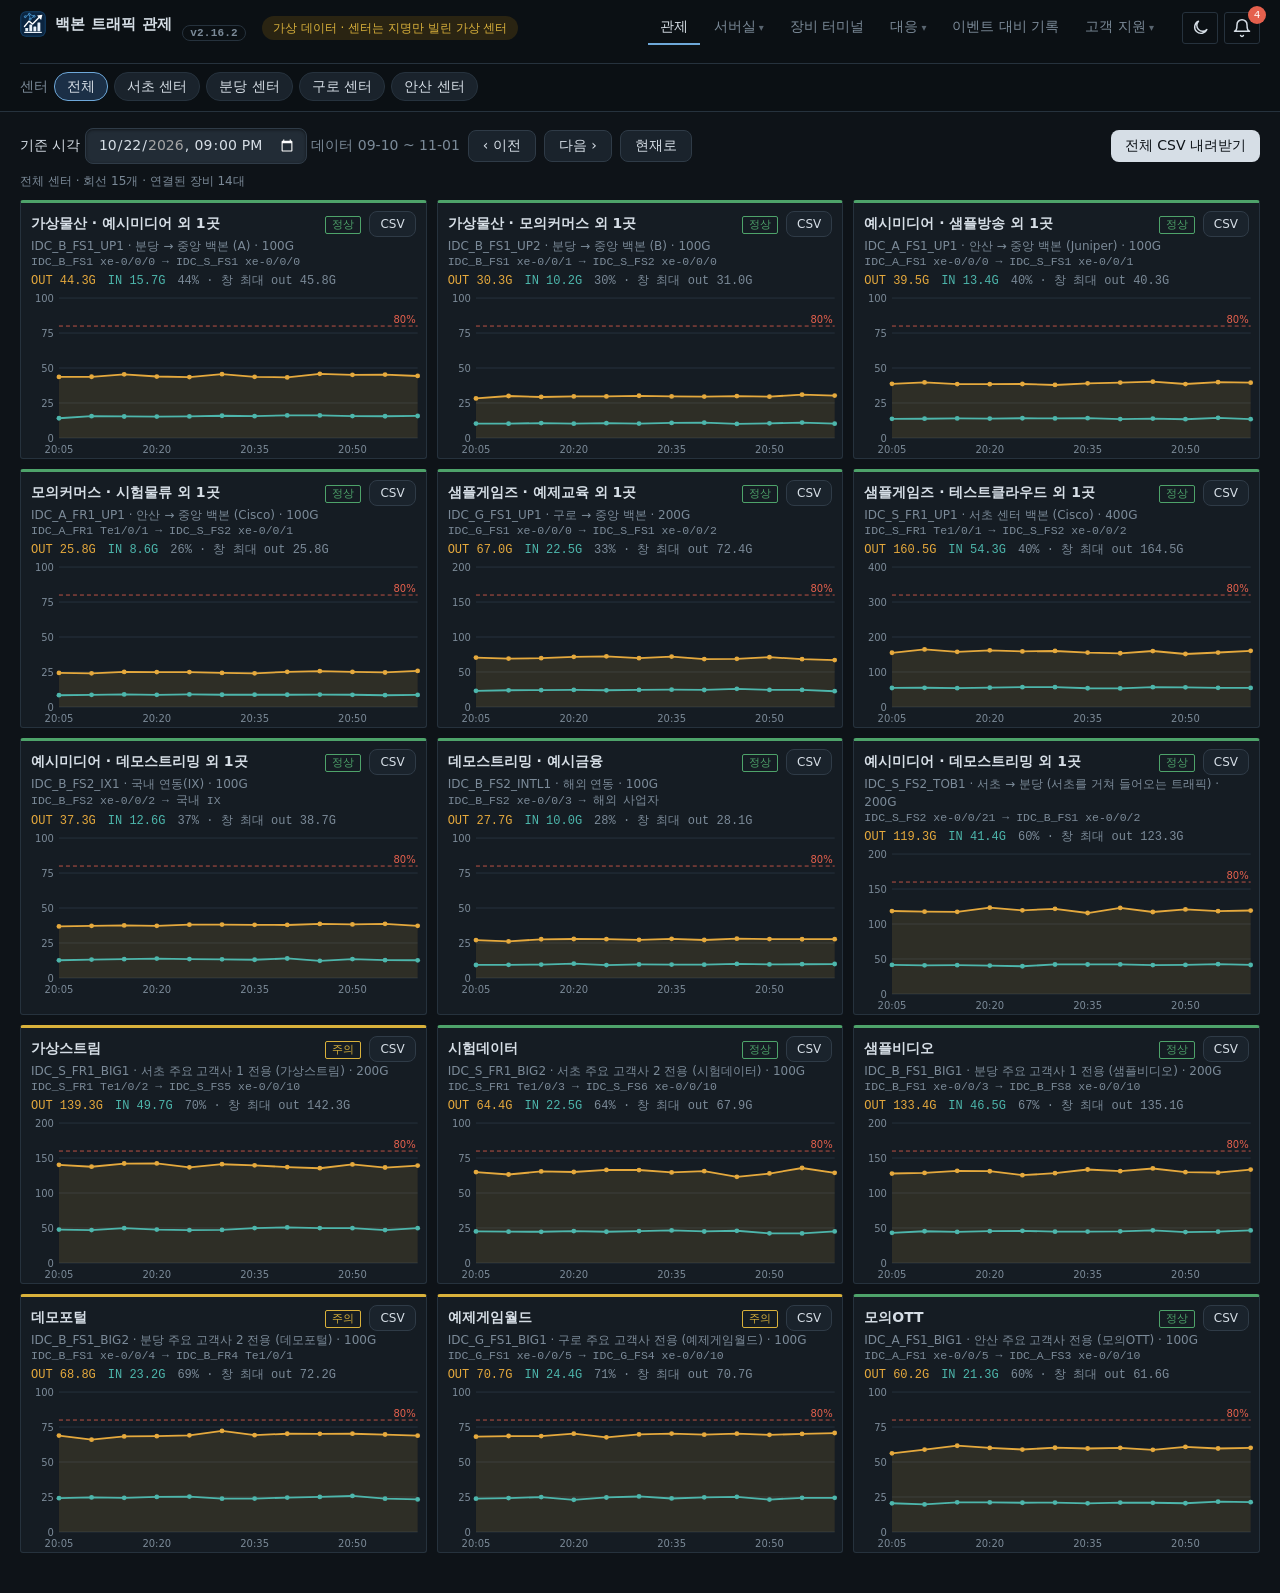
<file: site/index.html>
<!doctype html>
<html lang="ko">
<head>
<meta charset="utf-8">
<meta name="viewport" content="width=device-width,initial-scale=1">
<title>백본 트래픽 관제</title>
<link rel="stylesheet" href="style.css">
<link rel="icon" type="image/svg+xml" href="favicon.svg">
<link rel="icon" type="image/png" sizes="32x32" href="favicon-32.png">
<link rel="apple-touch-icon" href="apple-touch-icon.png">
<script>try { document.documentElement.dataset.theme = localStorage.getItem("theme") === "light" ? "light" : "dark"; } catch (e) { document.documentElement.dataset.theme = "dark"; }</script>
</head>
<body>
<header class="top">
  <h1><a href="#monitor" id="homeLink" title="관제(홈)로 가기"><img class="logo" src="favicon.svg" alt="" width="26" height="26">백본 트래픽 관제</a><span class="ver" id="appVer" title="변경 내역은 저장소의 CHANGELOG.md">v2.16.2</span></h1>
  <span class="badge">가상 데이터 · 센터는 지명만 빌린 가상 센터</span>
  <nav class="tabs" id="tabs">
    <button data-tab="monitor" class="on">관제</button>
    <div class="tabgrp"><button class="grpbtn" type="button" aria-haspopup="true">서버실</button><div class="submenu"><button data-tab="room">서버실</button><button data-tab="room3d">서버실 3D</button></div></div>
    <button data-tab="term">장비 터미널</button>
    <div class="tabgrp"><button class="grpbtn" type="button" aria-haspopup="true">대응</button><div class="submenu"><button data-tab="live">직접 대응 <small class="beta">시험판</small></button><button data-tab="soar">자동 대응 <small class="beta">시험판</small></button></div></div>
    <button data-tab="event">이벤트 대비 기록</button>
    <div class="tabgrp"><button class="grpbtn" type="button" aria-haspopup="true">고객 지원</button><div class="submenu"><button data-tab="sms">문자 전파</button><button data-tab="visit">방문 신청</button><button data-tab="gear">장비 반출입</button><button data-tab="monthly">월간 자료</button></div></div>
  </nav>
  <button class="bell" id="themeBtn" type="button" aria-pressed="true" aria-label="다크 모드 켬" title="다크 모드 켬 (눌러서 끄기)">
    <svg class="ico-moon" viewBox="0 0 24 24" width="19" height="19" fill="none" stroke="currentColor" stroke-width="1.8" stroke-linecap="round" stroke-linejoin="round" aria-hidden="true"><path d="M20 14.5A8 8 0 1 1 9.5 4a6.5 6.5 0 0 0 10.5 10.5z"/></svg>
    <svg class="ico-sun" viewBox="0 0 24 24" width="19" height="19" fill="none" stroke="currentColor" stroke-width="1.8" stroke-linecap="round" stroke-linejoin="round" aria-hidden="true"><circle cx="12" cy="12" r="4"/><path d="M12 2.5v2.2M12 19.3v2.2M2.5 12h2.2M19.3 12h2.2M5.3 5.3l1.6 1.6M17.1 17.1l1.6 1.6M18.7 5.3l-1.6 1.6M6.9 17.1l-1.6 1.6"/></svg>
  </button>
  <button class="bell" id="bell" aria-label="알림" aria-expanded="false" title="알림 (경고 이력 · 내 업무)">
    <svg viewBox="0 0 24 24" width="20" height="20" fill="none" stroke="currentColor" stroke-width="1.8" stroke-linecap="round" stroke-linejoin="round" aria-hidden="true"><path d="M6 8a6 6 0 0 1 12 0c0 7 3 8 3 8H3s3-1 3-8"/><path d="M10.3 21a1.9 1.9 0 0 0 3.4 0"/></svg>
    <span class="bell-n" id="bellN" hidden>0</span>
  </button>
  <div class="notif" id="notif" hidden role="dialog" aria-label="알림">
    <div class="notif-hd">
      <div class="seg"><button data-np="alerts" class="on">경고 이력</button><button data-np="tasks">내 업무</button></div>
      <button class="btn sm" id="notifClose">닫기</button>
    </div>
    <div class="notif-body" id="np-alerts">
      <label class="chk"><input type="checkbox" id="showAllAlerts"> 경기와 겹치는 알림도 보기</label>
      <p class="note" id="alertSum" style="margin:4px 0 8px"></p>
      <table id="alertTbl"></table>
      <p class="note" style="margin:8px 0 0">사용률 80% 이상 · 같은 시간대 평소의 3배 이상(급증) · 40% 미만(급감) · 서버실 온도 경고. 행을 누르면 그 시각으로 이동합니다.</p>
    </div>
    <div class="notif-body" id="np-tasks" hidden>
      <table id="taskTbl"></table>
    </div>
  </div>
  <div class="centerbar" id="centerBar"></div>
</header>

<main>
<div class="scn" id="scnBar" hidden>
  <div class="scn-top">
    <b id="scnTitle"></b>
    <span class="muted">가상 시각 <span id="scnTime" class="mono"></span></span>
    <div class="scn-prog"><div id="scnProg"></div></div>
    <button class="btn sm" id="scnPrevStep" title="가장 최근 단계의 설명을 다시 봅니다">◀ 이전 단계</button>
    <button class="btn sm" id="scnNextStep" title="다음 단계 시각으로 바로 이동합니다">다음 단계 ▶</button>
    <button class="btn sm" id="scnPause">일시정지</button>
    <button class="btn sm" id="scnSkip">끝까지</button>
    <button class="btn sm" id="scnLesson" hidden>배울 점</button>
    <button class="btn sm" id="scnClose">닫고 현재로</button>
  </div>
  <ol class="scn-steps" id="scnSteps"></ol>
</div>
<div class="scnpop" id="scnCausePop" hidden>
  <div class="scnpop-box" style="width:min(640px,100%)" role="dialog" aria-modal="true" aria-labelledby="ldCauseTitle">
    <h3 id="ldCauseTitle">이번에는 어떻게 복구될까요?</h3>
    <p class="note" style="margin:0 0 10px">같은 "업링크 회선 다운"이어도 복구되는 이유는 여러 가지입니다. 고른 원인에 맞춰 원인 확인·조치·문자가 달라집니다. (원인 내용은 제가 만든 가상 사례입니다.)</p>
    <button class="btn cause" data-ldcause="work"><b>상대 구간 작업이 끝났다</b><span>상대(중앙 백본) 쪽에서 작업을 했고, 끝나면서 저절로 복구됩니다. 사전 공지가 빠졌던 경우입니다.</span></button>
    <button class="btn cause" data-ldcause="transient"><b>일시적인 오류였다</b><span>뚜렷한 원인 없이 자동으로 복구됩니다. 재발을 지켜보고, 또 끊기면 광 케이블·SFP를 점검합니다.</span></button>
    <button class="btn cause" data-ldcause="fiber"><b>광 케이블·SFP가 고장 나서 교체했다</b><span>현장에서 광 모듈(SFP) 불량을 확인하고 예비품으로 교체한 뒤 복구됩니다.</span></button>
    <div class="scnpop-foot"><span class="sp"></span><button class="btn" id="ldCauseCancel">취소</button></div>
  </div>
</div>
<div class="scnpop" id="scnPop" hidden>
  <div class="scnpop-box" role="dialog" aria-modal="true" aria-labelledby="scnPopTitle">
    <div class="scnpop-head"><span class="tag" id="scnPopKind"></span><b class="mono" id="scnPopTime"></b><span class="muted" id="scnPopNo"></span><span class="sp"></span><button class="btn sm" id="scnPopX" aria-label="닫기">닫기</button></div>
    <h3 id="scnPopTitle"></h3>
    <div class="scnpop-body" id="scnPopBody"></div>
    <div class="scnpop-foot"><button class="btn" id="scnPopPrev">◀ 이전</button><button class="btn" id="scnPopSkip">끝까지 건너뛰기</button><span class="sp"></span><button class="btn pri" id="scnPopNext">다음 ▶</button></div>
  </div>
</div>
<!-- 1. 관제 -->
<section class="tab on" id="tab-monitor">
  <div class="toolbar">
    <label>기준 시각 <input type="datetime-local" id="endTime"></label>
    <button class="btn" id="prev" title="한 창 뒤로">&lsaquo; 이전</button>
    <button class="btn" id="next" title="한 창 앞으로">다음 &rsaquo;</button>
    <button class="btn" id="goNow" title="가상 현재 시각(10/22 21:00)으로 돌아가기">현재로</button>
    <span class="sp"></span>
    <span class="scn-wrap"><button class="btn" id="scnBtn" aria-expanded="false" title="몇 초 안에 상황과 조치가 흘러가는 안내 재생">시나리오</button><div class="menu" id="scnMenu" hidden></div></span>
    <button class="btn primary" id="csvAll">전체 CSV 내려받기</button>
  </div>
  <p class="note" id="monSum" style="margin-top:-4px"></p>
  <div class="grid" id="grid"></div>
</section>

<!-- 2. 월간 자료 -->
<section class="tab" id="tab-monthly">
  <p class="note">월초·월말·매주에 자료를 보내는 고객사에 5분 단위 회선별 트래픽을 보내는 일. 정기 발송하는 고객사만 고를 수 있습니다. 고객사·회선은 모두 가상입니다.</p>
  <div class="cols">
    <div class="card">
      <h3>1. 요청 조건</h3>
      <div class="form">
        <span>고객사</span><select id="mCust"></select>
        <span>대상 월</span><span><input type="month" id="mMonth"> <span class="muted">기본은 지난달 1일부터 말일까지 한 달치</span></span>
        <span>시작일</span><span><input type="date" id="mFrom"></span>
        <span>끝나는 날</span><span><input type="date" id="mTo"></span>
        <span>회선</span><div id="mLinks"></div>
      </div>
      <p class="note" id="mNote" style="margin:8px 0 0"></p>
    </div>
    <div class="card">
      <h3>이번 달 발송 현황</h3>
      <p class="note" style="margin:0 0 8px">정기적으로 자료를 보내는 고객사만 나옵니다. 눌러서 펼치세요.</p>
      <div id="sendPlan"></div>
    </div>
  </div>
  <h2>2. 요약 <small>최대·최소·평균·95%값 (Gbps), 사용률(%), 총 전송량(GB)</small></h2>
  <div class="card" style="padding:0"><table id="mSum"></table></div>
  <div class="toolbar" style="margin-top:12px">
    <button class="btn primary" id="mZip">회선별 5분 CSV + 요약을 zip으로 받기</button>
    <button class="btn" id="mSumCsv">요약만 CSV로</button>
    <span class="muted" id="mNote2"></span>
  </div>
  <h2>3. 메일 본문 초안</h2>
  <textarea id="mMail" rows="9"></textarea>
  <div class="toolbar" style="margin-top:8px"><button class="btn" id="mCopy">본문 복사</button></div>
</section>

<!-- 3. 이벤트 대비 -->
<section class="tab" id="tab-event">
  <div class="toolbar">
    <label>이벤트 <select id="evSel"></select></label>
    <span class="muted" id="evInfo"></span>
  </div>
  <h2>아시안게임 일정 <small>제20회 아이치·나고야 아시안게임(9/19~10/4)에 맞춘 가상 트래픽 이벤트 · 대회 기간, 개회식 시작(9/19 18:00), 야구 시작일(9/21), 축구 8강(9/25 19:30)·4강(9/30 15:00)·결승(10/3 19:30), 야구 결승(9/27 18:30 예정), e스포츠 결승 날짜(10/2), 폐회식 날짜(10/4)는 검색으로 확인했고 e스포츠 결승·폐회식 시각과 모든 트래픽 배율은 제가 정한 가정입니다 · 축구는 킥오프부터 115분 이내 · 행을 누르면 아래에서 자세히</small></h2>
  <p class="evhint">▼ 이벤트를 눌러 보세요. 아래의 대비 기록이 그 이벤트 것으로 바뀝니다.</p>
  <div class="card" style="padding:0;margin-bottom:14px"><table id="evList"></table></div>
  <div class="evsel" id="evSelBanner"></div>
  <div class="evstepper" id="evStepper"></div>

  <h2 id="evS1">1. 사전 계획 <small>예상 최대 = 경기 없는 날 같은 시간대 최대(중앙값) + 평소 하루 최대 × (배율 − 1) · 이 이벤트 전날까지 가진 데이터만 사용(그때 어떻게 대비했는지 그대로 보이도록)</small></h2>
  <div class="card" style="padding:0"><table id="evPlan"></table></div>

  <h2 id="evS2">2. 분산 제안</h2>
  <div class="card" id="evMove"></div>

  <h2 id="evS3">3. 고객사 통보문 초안 <small>고객사마다 따로 보냅니다. 버튼으로 고객사를 고르세요</small></h2>
  <div class="toolbar" id="evNoticeTabs"></div>
  <textarea id="evNotice" rows="12"></textarea>
  <div class="toolbar" style="margin-top:8px"><button class="btn" id="evCopy">통보문 복사</button></div>

  <h2 id="evS4">4. 당일 모니터링 <small>그날 관제 화면을 어떻게 맞춰 놓고 무엇을 봤는지 (슬라이드)</small></h2>
  <button class="btn" id="evGo">당일 모니터링 보기</button>

  <h2 id="evS5">5. 사후 정리 <small>예상 vs 실제 (분산 조치 전 가상 데이터 기준)</small></h2>
  <div class="card" style="padding:0"><table id="evPost"></table></div>
  <p id="evSummary" class="note" style="font-size:13px;color:var(--text)"></p>

  <h2>6. 이벤트 최대 트래픽 보고 문자 <small>이벤트가 끝난 뒤 보내는 보고 · 전주 같은 시간대 최대와 비교 (숫자는 데이터에서 자동 계산)</small></h2>
  <textarea id="evReport" rows="16" spellcheck="false"></textarea>
  <div class="toolbar" style="margin-top:8px"><button class="btn primary" id="evReportPhone">휴대폰에서 보기</button><button class="btn" id="evReportCopy">복사</button><span class="muted" id="evReportMsg"></span></div>

  <h2>체크리스트</h2>
  <div class="card" id="evCheck"></div>
</section>

<!-- 서버실 -->
<section class="tab" id="tab-room">
  <p class="note">서버실 점검 업무: 랙 입구 온도 확인과 육안점검(장비 불빛을 보고 판단). 랙·장비·온도는 모두 가상 데이터이고, 온도 기준은 ⚙ 설정에서 바꿀 수 있고, 기본값(27·30·33°C)은 제가 가정한 값입니다. 랙에는 네트워크 장비만 들어갑니다(Cisco 대형 장비는 랙 하나를 혼자, Juniper는 랙당 최대 2대). <b>장비 칸을 누르면</b> 그 장비의 가상 터미널이 새 창으로 열립니다.</p>
  <div class="toolbar">
    <label>기준 시각 <input type="datetime-local" id="srTime"></label>
    <button class="btn" id="srPrev">&lsaquo; 이전 1시간</button>
    <button class="btn" id="srNext">다음 1시간 &rsaquo;</button>
    <button class="btn" id="srPlay">▶ 재생</button>
    <button class="btn" id="cfgToggle">⚙ 설정</button>
    <span class="sp"></span>
    <span class="muted">빠른 이동</span>
    <button class="btn" data-sr="2026-10-22T21:00">평소 저녁</button>
    <button class="btn" data-sr="2026-10-26T15:55" data-center="B">냉각 이상 (IDC_B_R08)</button>
    <button class="btn" data-sr="2026-10-26T16:15" data-center="B">장비 꺼짐</button>
  </div>
  <div class="card" id="cfgPanel" hidden style="margin-bottom:12px">
    <h3>서버실 화면 설정 <span class="muted">(이 브라우저에 저장됩니다)</span></h3>
    <div class="cfggrid">
      <label>온도 주의 <input type="number" id="cfgWarn" step="0.5" min="15" max="45"> °C</label>
      <label>온도 경고 <input type="number" id="cfgHot" step="0.5" min="15" max="45"> °C</label>
      <label>온도 위험 <input type="number" id="cfgCrit" step="0.5" min="15" max="45"> °C</label>
      <label>그래프 범위 <select id="cfgRange"><option value="1">1시간</option><option value="3">3시간</option><option value="6">6시간</option><option value="12">12시간</option></select></label>
      <label>이전/다음 이동 <select id="cfgStep"><option value="1">5분</option><option value="12">1시간</option><option value="72">6시간</option></select></label>
      <label>재생 속도 <select id="cfgSpeed"><option value="2000">느리게 (2초에 5분)</option><option value="1000">보통 (1초에 5분)</option><option value="400">빠르게 (0.4초에 5분)</option></select></label>
    </div>
    <p class="note" id="cfgMsg" style="margin:8px 0 0;color:var(--crit)"></p>
    <div class="toolbar" style="margin:8px 0 0"><button class="btn" id="cfgReset">기본값으로</button></div>
  </div>
  <p class="note">LED(왼쪽부터 전원 · 상태 · 팬): 초록 = 정상, 주황 = 주의, 빨강 깜박임 = 장애, 꺼짐 = 전원 없음</p>
  <p class="note" id="roomSum" style="margin:0 0 8px;color:var(--text)"></p>
  <div class="racks" id="racks"></div>
  <div class="cols">
    <div>
      <h2>온도 경고 이력 <small><span id="srHot">30</span>°C 이상 (행을 누르면 그 시각으로 이동)</small></h2>
      <div class="card" style="padding:0"><table id="srAlerts"></table></div>
      <h2>자료 내려받기</h2>
      <div class="card">
        <div class="form" style="grid-template-columns:90px 1fr">
          <span>기간</span><span><input type="date" id="srFrom"> ~ <input type="date" id="srTo"></span>
        </div>
        <div class="toolbar" style="margin:10px 0 0">
          <button class="btn primary" id="srTempCsv">온도 기록 CSV (기간)</button>
          <button class="btn" id="srSheetCsv">지금 화면 점검표 CSV</button>
        </div>
      </div>
    </div>
    <div>
      <h2>육안점검 기록 <small>화면의 불빛을 보고 판정해 남깁니다</small></h2>
      <div class="card">
        <div class="form">
          <span>랙</span><select id="inRack"></select>
          <span>판정</span><select id="inResult"><option>이상 없음</option><option>이상 있음</option></select>
          <span>점검자</span><input type="text" id="inWho" placeholder="관제 담당">
          <span>메모</span><input type="text" id="inMemo" placeholder="예: IDC_B_R08 냉각기 확인 요청">
        </div>
        <p class="note" id="inHint" style="margin:8px 0 0"></p>
        <div class="toolbar" style="margin:8px 0 0"><button class="btn primary" id="inAdd">기록 남기기</button><button class="btn" id="inCsv">기록 CSV</button></div>
      </div>
      <div class="card" style="padding:0;margin-top:10px"><table id="inspTbl"></table></div>
    </div>
  </div>
</section>

<!-- 4. 고객 지원 (지금은 방문 신청. 문자 발송·장애 현황을 이 탭에 모을 예정) -->
<section class="tab" id="tab-room3d">
  <div class="gltool">
    <span class="muted" id="glCrumb"></span>
    <span class="sp"></span>
    <label>기준 시각 <input type="datetime-local" id="r3Time"></label>
    <button class="btn" id="r3Prev">&lsaquo; 이전</button>
    <button class="btn" id="r3Next">다음 &rsaquo;</button>
    <label>열 <select id="r3RowSel"></select></label>
    <span class="seg"><button class="btn on" data-glmode="status">상태</button><button class="btn" data-glmode="temp">온도</button><button class="btn" disabled title="가상 데이터에 전력 값이 없어 아직 만들지 않았습니다">전력</button></span>
    <span class="seg"><button class="btn" id="glZoomOut" title="축소">&minus;</button><button class="btn" id="glZoomIn" title="확대">+</button><button class="btn" id="glFit">화면 맞춤</button><button class="btn" id="glHome">초기 시점</button><button class="btn" id="glPower" title="랙 줄 오른쪽 끝의 UPS·배터리·분전반·항온항습기를 봅니다">전원·냉방 설비</button></span>
  </div>
  <div class="gltool" style="margin-top:6px">
    <span class="muted">빠른 이동</span>
    <button class="btn" data-r3="2026-10-22T21:00">평소 저녁</button>
    <button class="btn" data-r3="2026-10-26T15:55" data-center="B" data-rack="IDC_B_R08">냉각 이상</button>
    <button class="btn" data-r3="2026-10-26T16:15" data-center="B" data-rack="IDC_B_R08">장비 꺼짐</button>
    <span class="sp"></span>
    <span class="note" style="margin:0">모두 가상 데이터. 랙이나 장비를 누르면 그쪽으로 확대됩니다. 마우스: 드래그 = 회전, 오른쪽 드래그·Shift+드래그 = 이동, 휠 = 확대·축소. 아이패드·터치: 한 손가락 = 아래 '회전/이동' 선택대로, 두 손가락 = 확대·축소와 이동. 화면 오른쪽 아래 버튼으로도 움직일 수 있고 '화면 맞춤' = 전체 보기. 장비마다 온도 하나가 붙고, 값은 랙 입구 온도에 높이 보정을 더한 제 가정입니다. 장비 높이·랙 안 배치와 패치 패널·PDU 같은 보조 장비는 제가 만든 가상 그림입니다.</span>
  </div>
  <div class="glgrid">
    <aside class="glleft card">
      <input type="search" id="glSearch" placeholder="랙·장비 검색 (예: R07, FS6)">
      <div class="glchips"><button class="btn sm on" data-glf="all">전체</button><button class="btn sm" data-glf="ok">정상</button><button class="btn sm" data-glf="warn">주의</button><button class="btn sm" data-glf="crit">경고·위험</button><span class="muted" id="glCount"></span></div>
      <div id="glList"></div>
    </aside>
    <div class="glwrap" id="glWrap"><canvas id="glCanvas"></canvas><div class="gltip" id="glTip" hidden></div>
      <div class="glpad" id="glPad">
        <button class="btn" id="glPadTog" aria-expanded="true">조작판 접기</button>
        <div class="glmode"><button class="btn" data-gm="rotate">회전</button><button class="btn" data-gm="pan">이동</button></div>
        <div class="gldpad"><span></span><button data-pan="up" aria-label="위로">↑</button><span></span><button data-pan="left" aria-label="왼쪽">←</button><button data-pan="down" aria-label="아래로">↓</button><button data-pan="right" aria-label="오른쪽">→</button></div>
        <div class="glrz"><button data-rot="1" aria-label="왼쪽에서 보기">회전 ←</button><button data-rot="-1" aria-label="오른쪽에서 보기">회전 →</button><button id="glPadIn" aria-label="확대">+</button><button id="glPadOut" aria-label="축소">−</button></div>
      </div><div class="glhint" id="glHint"></div>
      <div class="r3legend"><span class="sw ok"></span>정상 <span class="sw warn"></span>주의 <span class="sw hot"></span>경고 <span class="sw crit"></span>위험 <span class="muted">(온도 보기: 파랑→초록→노랑→주황→빨강)</span></div></div>
    <aside class="glright card" id="glDetail"></aside>
  </div>
  <div class="glbottom">
    <div class="card" id="glAlerts"></div>
    <div class="card" id="glChart"></div>
    <div class="card" id="glDevs"></div>
  </div>
  <div class="r3detail" id="r3Detail" hidden><div class="r3panel" id="r3DBody"></div></div>
</section>
<section class="tab" id="tab-visit">
  <p class="note">방문 신청 메일을 받아 방문 등록(주차, 서버실 키 포함)을 하고 회신하는 일. 이름·메일은 모두 가상입니다. 입력한 내용은 이 브라우저에만 저장됩니다.</p>
  <div class="steps"><span>1 메일 읽기</span><span>2 방문자 조회 (기존/신규)</span><span>3 방문 등록</span><span>4 회신 메일</span></div>
  <div class="cols">
    <div class="card">
      <h3>1. 받은 메일</h3>
      <textarea id="vMail" rows="10"></textarea>
      <div class="toolbar" style="margin-top:8px">
        <button class="btn" id="vSample">예시 메일 불러오기</button>
        <button class="btn primary" id="vParse">메일에서 항목 채우기</button>
      </div>
      <p id="vParseMsg" class="note" style="margin:8px 0 0;font-size:13px"></p>
    </div>
    <div class="card">
      <h3>2~3. 방문 등록</h3>
      <div class="form">
        <span>방문자</span><input type="text" id="vName">
        <span>소속</span><input type="text" id="vOrg">
        <span>방문예정일시</span><input type="datetime-local" id="vWhen">
        <span>방문센터</span><input type="text" id="vCenter">
        <span>방문목적</span><input type="text" id="vPurpose">
        <span>방문장소</span><input type="text" id="vPlace">
        <span>주차 등록</span><label class="chk"><input type="checkbox" id="vPark"> 필요</label>
        <span>서버실 키</span><label class="chk"><input type="checkbox" id="vKey"> 필요</label>
      </div>
      <p id="vWho" class="note" style="font-size:13px"></p>
      <div class="toolbar"><button class="btn primary" id="vReg">방문 등록</button></div>
    </div>
  </div>
  <h2>등록 현황</h2>
  <div class="card" style="padding:0"><table id="vTbl"></table></div>
  <h2>4. 회신 메일 초안</h2>
  <textarea id="vReply" rows="8" placeholder="방문 등록을 하면 회신 초안이 여기에 만들어집니다."></textarea>
</section>

<!-- 8. 실시간 대응 (시험판) -->
<section class="tab" id="tab-live"></section>
<section class="tab" id="tab-soar"></section>

<!-- 6. 문자 전파 -->
<section class="tab" id="tab-sms">
  <p class="note">전파·보고 문자를 쓰는 곳입니다. 문자 종류를 고르면 양식이 채워지고(보고 문자의 숫자는 데이터에서 자동 계산), 초안을 고치면 오른쪽 휴대폰에 받는 사람 화면이 바로 보입니다. "전송"을 누르면 한 번 더 내용을 확인합니다. 내용은 모두 가상이며 실제로 발송되지 않습니다.</p>
  <div class="cols3">
    <div class="card">
      <h3>1. 문자 종류와 내용</h3>
      <div class="toolbar" id="smKind"><button class="btn primary" data-k="incident">장애 전파</button><button class="btn" data-k="daily">주요고객 트래픽 (일일)</button><button class="btn" data-k="event">이벤트 최대 트래픽 보고</button></div>
      <div id="smDaily" hidden>
        <div class="form"><span>끝 시각</span><input type="datetime-local" id="rdEnd"></div>
        <p class="note" style="font-size:12.5px">끝 시각까지 24시간의 센터 업링크·주요 고객사 최대 트래픽을 전주 / 전일 / 현재로 비교합니다 (전주 = 7일 전 같은 24시간, 전일 = 1일 전). 고객사별 값은 회선 트래픽을 고객사 용량 비율로 나눈 가상 배분입니다.</p>
      </div>
      <div id="smEvt" hidden>
        <div class="form"><span>이벤트</span><select id="rdEv"></select></div>
        <p class="note" style="font-size:12.5px">이벤트 시간(시작~종료) 중 최대 트래픽을 센터 백본과 고객사별로 보여 주고, 전주 같은 시간대 최대와 비교합니다. 서비스 영향은 그 시간대 알림이 있는지로 정합니다.</p>
      </div>
      <div id="smInc">
      <div class="toolbar" id="smStage"><button class="btn primary" data-st="발생">발생</button><button class="btn" data-st="경과">경과</button><button class="btn" data-st="완료">완료</button></div>
      <div class="form">
        <span>센터</span><select id="smCenter"></select>
        <span>제목</span><input type="text" id="smTitle">
        <span>대상</span><input type="text" id="smTarget">
        <span>시작 일시</span><input type="text" id="smFrom">
        <div class="dc" id="smToRow" hidden><span>끝 일시</span><input type="text" id="smTo"></div>
        <span>원인</span><input type="text" id="smCause">
        <div class="dc" id="smActsRow" hidden><span>조치(한 줄에 하나, 시각으로 시작)</span><textarea id="smActs" rows="4"></textarea></div>
        <span>서비스영향</span><input type="text" id="smImpact">
        <span>VOC</span><input type="text" id="smVoc">
      </div>
      <p class="note" style="font-size:12.5px">완료 전에는 항상 "경과"로 보내고, "완료"는 정말 다 끝났을 때만 씁니다. 끝 일시는 완료 문자에만 들어갑니다.</p>
      </div>
    </div>
    <div class="card">
      <h3>2. 초안 <span class="muted" id="smCount"></span></h3>
      <textarea id="smDraft" rows="17" spellcheck="false"></textarea>
      <div class="toolbar" style="margin-top:8px">
        <button class="btn primary" id="smSend">전송</button>
        <button class="btn" id="smCopy">복사</button>
        <button class="btn" id="smReset">양식으로 되돌리기</button>
        <label class="chk" style="margin-left:auto">도착 시각 <input type="text" id="smClock" value="03:21" size="5"></label>
      </div>
      <p class="note" id="smMsg" style="font-size:12.5px"></p>
    </div>
    <div class="card smph">
      <h3>3. 휴대폰으로 보기</h3>
      <div class="phone phone-in">
        <div class="ph-notch"></div>
        <div class="ph-status"><span id="iphClock">03:21</span><span id="iphSent" class="ph-sent" hidden>전송됨</span></div>
        <div class="ph-head"><span class="ph-back">‹</span><div><b id="iphName">TEP IDC</b><small>문자 메시지</small></div></div>
        <div class="ph-body" id="iphBody"></div>
        <div class="ph-input">문자 메시지</div>
      </div>
      <p class="note" id="iphWarn" style="font-size:12.5px"></p>
    </div>
  </div>
  <div class="scnpop" id="smConfirm" hidden><div class="scnpop-box" role="dialog" aria-modal="true" style="width:min(620px,100%)"><h3>이 내용이 맞습니까?</h3>
    <div id="smcIssues"></div><pre class="smc-text" id="smcText"></pre>
    <div class="scnpop-foot"><button class="btn" id="smcBack" type="button">수정하기</button><button class="btn primary" id="smcOk" type="button">맞습니다, 전송</button></div></div></div>
</section>

<!-- 7. 장비 반출입 -->
<section class="tab" id="tab-gear">
  <p class="note">장비를 들여오거나(반입) 내보낼(반출) 때 남기는 기록입니다. 장비 이름, 모델명, 수량, 반출입 회사, 담당자를 적습니다. 예시 기록은 모두 가상이고, 입력한 내용은 이 브라우저에만 저장됩니다.</p>
  <div class="card">
    <h3>반출입 등록</h3>
    <div class="form">
      <span>구분</span><div><label class="chk"><input type="radio" name="gDir" value="반입" checked> 반입 (들어옴)</label><label class="chk"><input type="radio" name="gDir" value="반출"> 반출 (나감)</label></div>
      <span>일시</span><input type="datetime-local" id="gWhen">
      <span>장비 이름</span><input type="text" id="gName" placeholder="예: IDC_B_FS9 또는 예비 SFP+ 10G">
      <span>모델명</span><input type="text" id="gModel" placeholder="예: 모델명 또는 제품명">
      <span>수량(대)</span><input type="number" id="gQty" min="1" value="1" style="width:90px">
      <span>반출입 회사</span><input type="text" id="gCompany" placeholder="장비를 가져오거나 가져가는 회사">
      <span>업체 담당자</span><input type="text" id="gWho" placeholder="회사 쪽 담당자 (실제 이름 대신 가상 이름)">
      <span>우리 담당자</span><input type="text" id="gMine" placeholder="확인한 관제 담당자">
      <span>센터</span><select id="gCenter"></select>
      <span>사유</span><select id="gPurpose"><option>신규 설치</option><option>교체</option><option>수리 의뢰</option><option>폐기</option><option>예비품 보충</option><option>임시 반입</option><option>기타</option></select>
      <span>비고</span><input type="text" id="gNote">
    </div>
    <div class="toolbar" style="margin-top:10px"><button class="btn primary" id="gSave">기록 저장</button><button class="btn" id="gCsv">CSV로 내려받기</button><span class="muted" id="gMsg"></span></div>
  </div>
  <h2>반출입 기록 <span id="gSum" style="font-weight:400;font-size:13px"></span></h2>
  <div class="toolbar" id="gFilter"><button class="btn primary" data-f="전체">전체</button><button class="btn" data-f="반입">반입</button><button class="btn" data-f="반출">반출</button></div>
  <div class="card" style="padding:0;overflow:auto"><table id="gTbl"></table></div>
</section>

<div class="scnpop" id="evMon" hidden><div class="scnpop-box" role="dialog" aria-modal="true" style="width:min(720px,100%)">
  <h3 id="evMonTitle"></h3><div id="evMonBody" class="evm-body"></div>
  <div class="scnpop-foot"><span class="muted" id="evMonStep"></span><span class="sp"></span><button class="btn" id="evMonPrev" type="button">◀ 이전</button><button class="btn primary" id="evMonNext" type="button">다음 ▶</button><button class="btn" id="evMonClose" type="button">닫기</button></div></div></div>
<div class="phone-ov" id="phone" hidden role="dialog" aria-label="휴대폰 미리보기">
  <div class="phone-wrap">
    <div class="phone">
      <div class="ph-notch"></div>
      <div class="ph-status"><span id="phClock">03:21</span><button class="ph-close" id="phoneClose" type="button" aria-label="미리보기 닫기">닫기</button></div>
      <div class="ph-head"><span class="ph-back">‹</span><div><b id="phName">TEP IDC</b><small>문자 메시지</small></div></div>
      <div class="ph-body" id="phBody"></div>
      <div class="ph-input">문자 메시지</div>
    </div>
    <p class="note" id="phWarn" style="max-width:320px"></p>
  </div>
</div>

<!-- 5. 장비 터미널 -->
<section class="tab" id="tab-term">
  <p class="note">가상 장비입니다. 실제 장비에는 접속하지 않으며, 출력은 전부 지어낸 값입니다.</p>
  <p class="note" id="termTarget" style="color:var(--in);font-size:13px"></p>
  <div class="toolbar"><span class="seg" id="termNav"><button class="btn on" data-pane="term">터미널</button><button class="btn" data-pane="practice">연습 모드</button><button class="btn" data-pane="runbook">장애 매뉴얼</button><button class="btn" data-pane="design">설계도</button></span></div>
  <div id="practicePane" style="display:none"></div>
  <div class="cols" id="termPane" style="grid-template-columns:2fr 1fr">
    <div>
      <div class="toolbar"><label>제조사 <select id="vendorSel"></select></label>
      <label>장비 <select id="devSel"></select></label><button class="btn" id="termClear">화면 지우기</button><button class="btn" id="runbookBtn" title="장애가 났을 때 순서대로 따라 할 수 있는 매뉴얼을 펼칩니다">장애 매뉴얼 열기</button></div>
      <div class="term" id="termOut"></div>
      <div class="termin"><span class="p" id="termPrompt"></span><input type="text" id="termIn" autocomplete="off" spellcheck="false" placeholder="명령 입력 후 Enter (위/아래 화살표: 이전 명령)"></div>
    </div>
    <div class="card">
      <h3>자주 쓰던 명령 <small class="muted">(마우스를 올리면 설명)</small></h3>
      <div class="qcmd" id="qcmd"></div>
      <p class="note">누르면 입력창에 채워집니다.</p>
    </div>
  </div>
  <details class="card fold" id="runbook">
    <summary><b>장애가 터졌을 때 (매뉴얼)</b> <span class="muted">평소에는 접어 두고, 장애가 났을 때 눌러서 펼쳐 보세요</span></summary>
    <p class="note">현장에서 쓰던 명령어와 순서를 이 가상 환경에 맞게 정리했습니다. 실제 고객사 이름·IP·내부 도구의 메뉴 경로는 쓰지 않았습니다. 아래 명령은 <b>터미널</b> 탭에서 그대로 연습할 수 있고, 시나리오 "업링크 회선 다운"에서 이 순서를 따라가 볼 수 있습니다.</p>
    <div class="rbflow"><span>어디가 문제인지 (1~2)</span><i>›</i><span>얼마나 심한지 (3)</span><i>›</i><span>원인 찾기 (4~7)</span><i>›</i><span>알리기 (8)</span></div>
    <p class="note">발생 문자는 장애를 안 뒤 8분 안에 보내야 하므로, 8번은 마지막이 아니라 1~3번을 확인하는 사이에도 시간을 보면서 진행합니다.</p>
    <div class="rbwords"><b>처음 보는 말</b>
      <dl>
        <dt>Admin</dt><dd>사람이 켜 둔 상태입니다. Admin down이면 누가 일부러 끈 것입니다.</dd>
        <dt>Link</dt><dd>실제 연결 상태입니다. Link down이면 선이 끊겼거나 상대가 꺼진 것입니다.</dd>
        <dt>Admin up + Link down</dt><dd>일부러 내린 게 아니라 끊긴 것입니다. 장애일 가능성이 높습니다.</dd>
        <dt>광값(수신 dBm)</dt><dd>광케이블로 들어오는 빛의 세기입니다. 너무 약하면 케이블이나 SFP(광 모듈) 문제입니다.</dd>
        <dt>CRC</dt><dd>전송 중 깨진 데이터 수입니다. 계속 늘어나면 접촉 불량이나 모듈 불량을 의심합니다.</dd>
        <dt>BGP · via</dt><dd>BGP는 다른 망과 길을 주고받는 연결, via는 그 길이 지나가는 회선입니다.</dd>
      </dl></div>
    <ol class="runbook">
      <li><span class="rbn">1</span><div class="rbb"><h4>어느 장비·회선인지 정확히 확인</h4>
        <p class="rbwhy">왜: 엉뚱한 회선을 보고 대응하면 전파 문자도 틀립니다. 가장 먼저 합니다.</p>
        <div class="rbcmd"><span>Juniper</span><code>show interfaces descriptions</code></div>
        <div class="rbcmd"><span>Cisco</span><code>show interfaces description</code> 또는 <code>show interfaces status</code> (brief)</div>
        <div class="rbcmd"><span>Huawei</span><code>display interface description</code></div>
        <p class="rbread"><b>읽는 법:</b> 줄마다 장비·고객사·속도(1G/10G)가 보입니다. Admin up + Link down이면 끊긴 것입니다. 장비에 따라 descriptions에 up/down이 안 보이면 brief로 다시 확인합니다.</p></div></li>
      <li><span class="rbn">2</span><div class="rbb"><h4>로그 확인</h4>
        <p class="rbwhy">왜: 언제부터 끊겼는지, 원인이 로그에 남아 있는지 봅니다.</p>
        <div class="rbcmd"><span>Juniper</span><code>show log messages | last 20</code></div>
        <div class="rbcmd"><span>Cisco</span><code>show logging last 100</code></div>
        <div class="rbcmd"><span>Huawei</span><code>display logbuffer</code></div>
        <p class="rbread"><b>읽는 법:</b> "changed state to down" 같은 줄의 시각이 장애 시작 시각입니다. 문자의 일시에 이 시각을 씁니다.</p></div></li>
      <li><span class="rbn">3</span><div class="rbb"><h4>트래픽 전·후 확인 (문자 보내기 전에)</h4>
        <p class="rbwhy">왜: 고객 영향이 얼마나 되는지 숫자로 알려야 합니다.</p>
        <ul class="rbpts">
          <li>관제 그래프에서 장애 시작 전·후 값을 비교합니다.</li>
          <li>회선이 Down이면 5분 전 값만 보고, 이후는 0으로 적습니다 (OUT 기준).</li>
          <li>경과 문자가 나가기 전에 트래픽을 먼저 전달합니다.</li>
          <li>트래픽이 <b>오르면</b> 이벤트가 아닌지, DDoS인지 확인합니다. 클린존 가입 고객사는 가입한 IP가 아닌 다른 IP로 오는 공격을 절차대로 먼저 차단합니다.</li>
        </ul></div></li>
      <li><span class="rbn">4</span><div class="rbb"><h4>광값·CRC 확인</h4>
        <p class="rbwhy">왜: 광 케이블 접촉 불량이나 SFP 불량이 가장 흔한 원인입니다.</p>
        <div class="rbcmd"><span>광값</span><code>show interfaces diagnostics optics</code></div>
        <div class="rbcmd"><span>포트 하나</span><code>show interfaces extensive 포트 | match CRC</code></div>
        <div class="rbcmd"><span>전 회선</span><code>show interfaces extensive | match "CRC|physical interface"</code></div>
        <p class="rbread"><b>읽는 법:</b> 수신값이 평소(약 -3 dBm)보다 크게 낮거나(-9 dBm 이하 경고) CRC가 계속 늘면 케이블·SFP를 의심합니다. 이 사이트의 기준값은 제가 정한 가상 값입니다.</p></div></li>
      <li><span class="rbn">5</span><div class="rbb"><h4>IP 확인과 ping</h4>
        <p class="rbwhy">왜: 길은 살아 있는지, 상대가 응답하는지 확인합니다.</p>
        <div class="rbcmd"><span>1단계</span><code>show arp | match 포트</code></div>
        <div class="rbcmd"><span>2단계 Juniper</span><code>ping IP rapid count 100</code></div>
        <div class="rbcmd"><span>2단계 Cisco</span><code>ping IP repeat 100</code></div>
        <div class="rbcmd"><span>설정 확인</span><code>show configuration interfaces 포트 | display set</code></div>
        <p class="rbread"><b>읽는 법:</b> 느낌표(!)는 응답, 점(.)은 무응답입니다. Down이면 IP·ARP가 아예 나오지 않습니다. Huawei는 L2 장비라 IP 대신 MAC 주소로 찾습니다.</p></div></li>
      <li><span class="rbn">6</span><div class="rbb"><h4>BGP가 끊겼다 살아났을 때</h4>
        <p class="rbwhy">왜: 어느 고객사가 영향받았는지 찾습니다.</p>
        <ul class="rbpts">
          <li><code>show bgp summary</code>로 죽었다 살아난 상대만 추립니다.</li>
          <li><code>show route IP</code>로 어느 회선(via)을 지나는지 찾습니다.</li>
          <li>descriptions로 그 회선의 고객사를 확인하고 조장에게 전달합니다.</li>
        </ul></div></li>
      <li><span class="rbn">7</span><div class="rbb"><h4>연동망(상대 업체)에 문의</h4>
        <p class="rbwhy">왜: 우리 쪽이 아닌 상대 구간 문제인지 가려야 합니다.</p>
        <ul class="rbpts">
          <li>가. NOC 작업 유/무</li>
          <li>나. 연동 구간(타 부서·타 ISP) 작업·이슈 유/무</li>
          <li>다. 보안 관련 이슈 유/무</li>
        </ul>
        <p class="rbread"><b>꼭 할 것:</b> 통화한 분의 성함을 확인해 기록합니다.</p></div></li>
      <li><span class="rbn">8</span><div class="rbb"><h4>문자 전송과 고객사 연락</h4>
        <p class="rbwhy">왜: 알리는 것도 장애 대응의 일부입니다. 발생 문자는 8분 안에 보냅니다.</p>
        <ul class="rbpts">
          <li>발생 문자를 먼저 보내고 고객사에 연락합니다.</li>
          <li>원인이나 경과를 알게 되면 바로 경과 문자로 전달합니다.</li>
          <li>확인한 내용은 그때그때 조장에게 전달합니다.</li>
          <li>순서는 발생 → 경과 → 완료이고, 완료는 정말 다 끝났을 때만 보냅니다.</li>
        </ul></div></li>
    </ol>
  </details>
  <details class="card fold" id="designBox">
    <summary><b>설계도 (가상)</b> <span class="muted">그림으로 보는 구성도입니다. 평소에는 접어 두고 필요할 때 펼쳐 보세요</span></summary>
    <p class="note" id="designSum" style="margin:0 0 8px;color:var(--text)"></p>
    <div class="toolbar"><span class="seg" id="dgTabs"></span><button class="btn pri" id="dgPdf">PDF로 내려받기</button><span class="muted" id="dgMsg"></span></div>
    <div class="dgwrap"><div id="dgView"></div></div>
    <p class="note">제가 만든 초안입니다. 장비를 누르면 그 장비의 터미널이 새 창으로 열립니다(설계도는 그대로 남아 있음). PDF에는 전체·센터별 구성도와 고객사·그래프 회선·장비 표가 들어갑니다.</p>
    <details class="fold sub" id="dgTables">
      <summary>표로 보기 <span class="muted">(장비·고객사·연결, 행을 누르면 그 장비로 연결)</span></summary>
      <div class="cols">
        <div class="card" style="padding:0"><table id="devTbl"></table></div>
        <div>
          <div class="card" style="padding:0;margin-bottom:12px"><table id="custTbl"></table></div>
          <div class="card" style="padding:0"><table id="linkTbl"></table></div>
        </div>
      </div>
    </details>
  </details>
</section>
</main>

<script src="data.js"></script>
<script src="topology.js"></script>
<script src="lib.js"></script>
<script src="report.js"></script>
<script src="app.js"></script>
<script src="room3d.js"></script>
<script src="design.js"></script>
<script src="support.js"></script>
<script src="live.js"></script>
<script src="practice.js"></script>
</body>
</html>
</file>
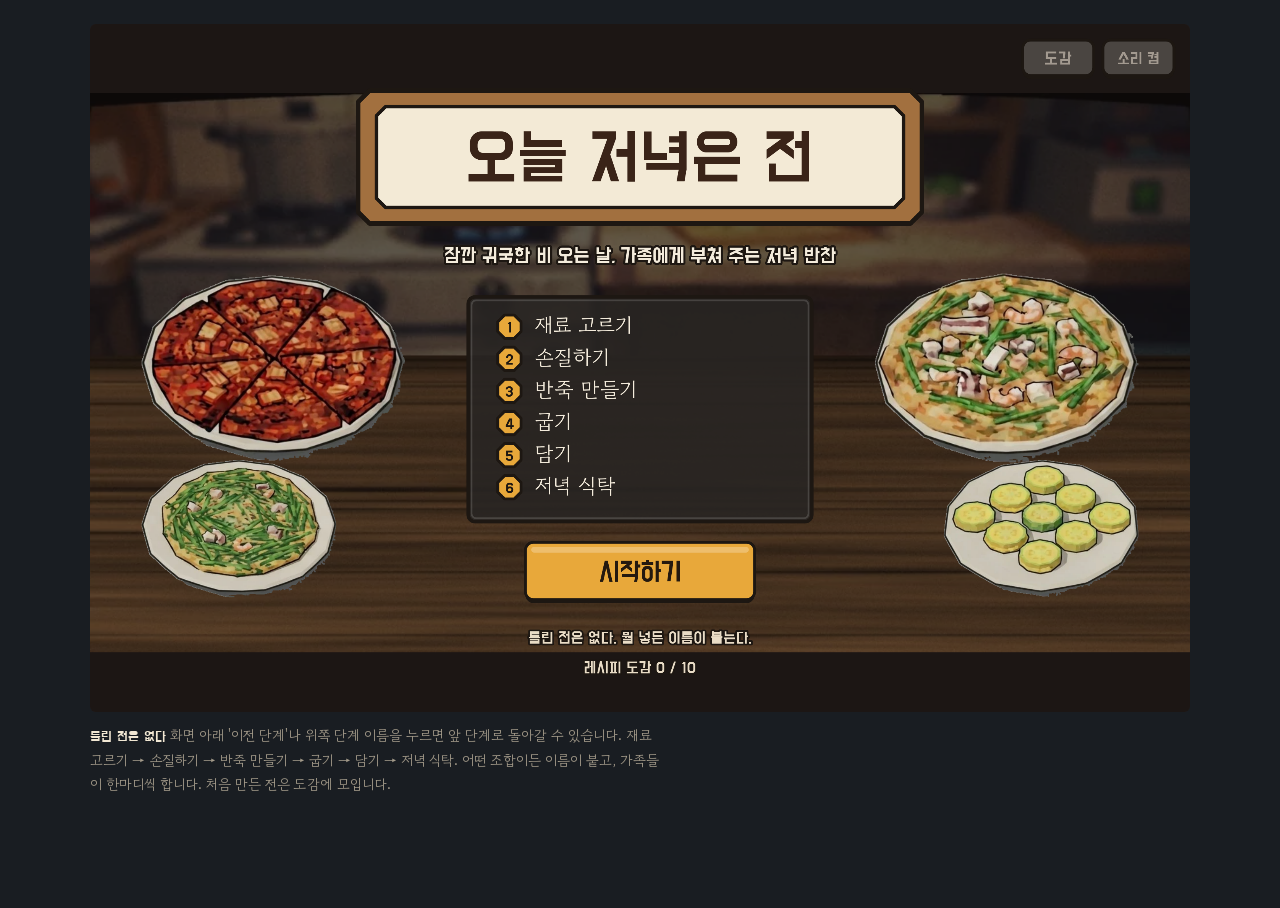
<file: jeon-game/index.unreleased.html>
<!doctype html>
<html lang="ko">
<meta charset="utf-8">
<meta name="viewport" content="width=device-width, initial-scale=1, viewport-fit=cover">
<title>오늘 저녁은 전</title>
<meta name="claude:viewport-fit-sides" content="cover">
<link rel="preconnect" href="https://fonts.googleapis.com">
<link rel="preconnect" href="https://fonts.gstatic.com" crossorigin>
<link rel="stylesheet" href="https://fonts.googleapis.com/css2?family=Do+Hyeon&family=Gowun+Dodum&display=swap">
<style>
/* Layout: 16:10 canvas stage on a rainy-evening ground, short notes underneath. Single dark look by choice. */
:root{
  --night:#191d22;
  --ink:#f1e7d3;
  --muted:#a59c8b;
  --oil:#e2a43a;
  --stage:#2a2320;
  --font-sign:"Do Hyeon","Apple SD Gothic Neo","Malgun Gothic",sans-serif;
  --font-text:"Gowun Dodum","Apple SD Gothic Neo","Malgun Gothic",sans-serif;
  color-scheme:dark;
}
html,body{height:100%}
body{
  background:var(--night);color:var(--ink);font-family:var(--font-text);
  padding-left:max(16px,env(safe-area-inset-left,0px));
  padding-right:max(16px,env(safe-area-inset-right,0px));
  padding-block:16px;box-sizing:border-box;
}
.wrap{max-width:1100px;margin:0 auto;display:flex;flex-direction:column;gap:12px}
canvas{width:100%;max-width:100%;aspect-ratio:16/10;display:block;border-radius:6px;touch-action:none;background:var(--stage);user-select:none;-webkit-user-select:none}
canvas:focus-visible{outline:2px solid var(--oil);outline-offset:3px}
.notes{color:var(--muted);font-size:14px;line-height:1.7;margin:0;max-width:72ch}
.notes strong{color:var(--ink);font-weight:normal;font-family:var(--font-sign);letter-spacing:.02em}
</style>

<div class="wrap">
  <canvas id="c" width="2880" height="1800" tabindex="0" aria-label="오늘 저녁은 전 게임 화면"></canvas>
  <p class="notes"><strong>틀린 전은 없다</strong> 화면 아래 '이전 단계'나 위쪽 단계 이름을 누르면 앞 단계로 돌아갈 수 있습니다. 재료 고르기 → 손질하기 → 반죽 만들기 → 굽기 → 담기 → 저녁 식탁. 어떤 조합이든 이름이 붙고, 가족들이 한마디씩 합니다. 처음 만든 전은 도감에 모입니다.</p>
</div>

<script src="chars.js"></script>
<script>
(() => {
"use strict";
const cv = document.getElementById('c');
const ctx = cv.getContext('2d');
const W = 960, H = 600;
ctx.setTransform(3, 0, 0, 3, 0, 0);
ctx.imageSmoothingEnabled = true; ctx.imageSmoothingQuality = 'high';
const FS = '"Do Hyeon","Apple SD Gothic Neo","Malgun Gothic",sans-serif';
const FT = '"Gowun Dodum","Apple SD Gothic Neo","Malgun Gothic",sans-serif';

/* ================= 데이터 (배열만 늘리면 재료·레시피가 늘어남) ================= */
const ING = {
  kimchi:   { n: '김치',     w: '김치',   c: '#c8452f', chops: 6, sp: 9 },
  buchu:    { n: '부추',     w: '부추',   c: '#4f8a3a', chops: 5, sp: 12 },
  zucchini: { n: '애호박',   w: '호박',   c: '#8fb84e', chops: 6, sp: 7 },
  potato:   { n: '감자',     w: '감자',   c: '#d9bf7f', chops: 7, sp: 10 },
  squid:    { n: '오징어',   w: '오징어', c: '#f4eee6', chops: 5, sp: 6 },
  onion:    { n: '양파',     w: '양파',   c: '#d9c6d8', chops: 5, sp: 7 },
  carrot:   { n: '당근',     w: '당근',   c: '#e07b2e', chops: 6, sp: 9 },
  pepper:   { n: '청양고추', w: '땡초',   c: '#3f7a2a', chops: 4, sp: 7 },
};
/* 썰기 방식: tap = 톡톡 눌러 썰기, hold = 꾹 누르고 다지기 */
const CUTS = {
  small:    { n: '송송썰기', mode: 'tap', taps: 9, sx: 0.55, sy: 0.55, ang: 0,    tip: '잘게, 여러 번 빠르게' },
  julienne: { n: '채썰기',   mode: 'tap', taps: 12, sx: 1.5, sy: 0.3, ang: 0,    tip: '가늘게 송송' },
  dice:     { n: '깍둑썰기', mode: 'tap', taps: 6, sx: 0.9, sy: 0.9, ang: 0,     tip: '주사위 모양' },
  mince:    { n: '다지기',   mode: 'hold', secs: 2.4, sx: 0.35, sy: 0.35, ang: 0, tip: '꾹 누르고 있으면 다다다닥' },
  slant:    { n: '어슷썰기', mode: 'tap', taps: 5, sx: 1.25, sy: 0.6, ang: -0.6, tip: '비스듬히 칼을 눕혀서' },
  round:    { n: '동그랗게', mode: 'tap', taps: 6, sx: 1, sy: 1, ang: 0,        tip: '동그란 모양 그대로' },
  ring:     { n: '링썰기',   mode: 'tap', taps: 5, sx: 1, sy: 1, ang: 0,        tip: '고리 모양으로 툭툭' },
  chunk:    { n: '막썰기',   mode: 'tap', taps: 4, sx: 1.6, sy: 0.5, ang: 0,    tip: '큼직하게' },
};
const CUT_OF = {
  kimchi: ['small', 'mince', 'julienne'], buchu: ['chunk', 'small', 'mince'], zucchini: ['round', 'julienne', 'dice'], potato: ['julienne', 'dice', 'mince'],
  squid: ['ring', 'dice', 'mince'], onion: ['julienne', 'dice', 'mince'], carrot: ['julienne', 'dice', 'mince'], pepper: ['slant', 'small', 'mince'],
};
const needOf = k => { const c = CUTS[S.cutWay[k]]; return !c ? 1 : c.mode === 'hold' ? 100 : c.taps; };
/* 도감: 맞춰야 하는 레시피 (제가 만든 초안) */
const DEX = [
  { id: 'kimchi', n: '김치전',          need: { kimchi: 'small' }, flour: 0, dish: 'kimchi', hint: '김치 하나를 송송, 부침가루로' },
  { id: 'buchu',  n: '부추전',          need: { buchu: 'chunk' }, dish: 'buchu', hint: '부추 하나만, 큼직하게' },
  { id: 'haemul', n: '해물 부추전',     need: { buchu: 'chunk', squid: 'ring' }, dish: 'haemul', hint: '부추에 고리 모양 해물' },
  { id: 'gamja',  n: '감자전',          need: { potato: 'julienne' }, flour: 1, dish: 'gamja', hint: '감자를 가늘게, 쫀득한 가루로' },
  { id: 'hobak',  n: '애호박전',        need: { zucchini: 'round' }, eggs: true, dish: 'hobak', hint: '애호박 동그랗게, 계란 꼭' },
  { id: 'spicy',  n: '얼큰 김치전',     need: { kimchi: 'small', pepper: 'slant' }, dish: 'kimchi', hint: '김치에 땡초를 비스듬히' },
  { id: 'sqkim',  n: '오징어 김치전',   need: { kimchi: 'small', squid: 'mince' }, dish: 'kimchi', hint: '김치에 오징어를 아주 잘게' },
  { id: 'veg',    n: '알록달록 채소전', need: { zucchini: 'julienne', carrot: 'julienne', onion: 'julienne' }, dish: 'buchu', hint: '채소 세 가지, 모두 가늘게' },
  { id: 'crisp',  n: '바삭 감자채전',   need: { potato: 'julienne', onion: 'julienne' }, flour: 2, dish: 'gamja', hint: '감자·양파 가늘게, 바삭한 가루로' },
  { id: 'granny', n: '할머니표 모둠전', need: { kimchi: 'small', buchu: 'chunk', squid: 'ring', onion: 'julienne' }, eggs: true, dish: 'haemul', hint: '할머니 단골 네 가지에 계란' },
];
function recipeScore(d) {
  const keys = Object.keys(d.need); let ok = 0, total = keys.length + (d.flour !== undefined ? 1 : 0) + (d.eggs ? 1 : 0);
  keys.forEach(k => { if (S.picks.includes(k)) ok += S.cutWay[k] === d.need[k] ? 1 : 0.5; });
  const extra = S.picks.filter(k => !(k in d.need)).length;
  if (d.flour !== undefined && S.flour === d.flour) ok++;
  if (d.eggs && S.eggs > 0) ok++;
  return { ok: Math.max(0, ok - extra * 0.5), total, exact: extra === 0 && keys.every(k => S.picks.includes(k) && S.cutWay[k] === d.need[k]) && (d.flour === undefined || S.flour === d.flour) && (!d.eggs || S.eggs > 0) };
}
function matchRecipe() { return DEX.find(d => recipeScore(d).exact) || null; }
function closestRecipe() { let b = null, bs = -1; DEX.forEach(d => { const r = recipeScore(d); const v = r.ok / r.total; if (v > bs && !dexFound[d.id]) { bs = v; b = { d, r }; } }); return b; }
function shownName() { const m = matchRecipe(); return m ? m.n : recipeName(S.picks); }
const FRIDGE = ['kimchi', 'buchu', 'zucchini', 'potato', 'squid', 'onion', 'carrot', 'pepper'];
const BASE_ORDER = ['kimchi', 'buchu', 'potato', 'zucchini', 'squid', 'onion', 'carrot', 'pepper'];
/* 숨은 레시피 (재료 조합이 정확히 같을 때) — 제가 만든 초안 */
const RECIPES = [
  { set: ['buchu', 'onion', 'squid'], n: '해물 부추전' },
  { set: ['carrot', 'onion', 'zucchini'], n: '알록달록 채소전' },
  { set: ['kimchi', 'buchu', 'onion', 'squid'], n: '할머니표 모둠전' },
  { set: ['potato', 'onion'], n: '감자 양파전' },
  { set: ['kimchi', 'pepper', 'squid'], n: '얼큰 오징어 김치전' },
  { set: ['potato', 'carrot', 'zucchini'], n: '채소 감자전' },
];
const FLOURS = [
  { n: '부침가루', d: '간이 돼 있어 무난함', c: '#f0a830' },
  { n: '찹쌀가루', d: '쫀득쫀득 찰진 반죽',   c: '#7fb069' },
  { n: '튀김가루', d: '바삭함이 강함',       c: '#3f6fb5' },
];
const PLATES = [{ n: '접시 더미' }];
const DIPS = [
  { n: '간장 종지', soy: true },
  { n: '간장 + 청양고추', soy: true, chili: true },
  { n: '그냥 먹기', soy: false },
];
const OILS = [
  { n: '올리브유', d: '은은한 풍미', img: 'prop_oil_olive' },
  { n: '포도씨유', d: '잘 안 타는 기름', img: 'prop_oil_grape' },
  { n: '카놀라유', d: '깔끔한 기본 기름', img: 'prop_oil_canola' },
];
const FLOUR_IMG = ['prop_flour_pancake', 'prop_flour_rice', 'prop_flour_fry'];
const PROPS = ['board', 'bowl', 'chopsticks', 'dish', 'eggs', 'flour_fry', 'flour_pancake', 'flour_rice', 'knife', 'ladle', 'oil_canola', 'oil_grape', 'oil_olive', 'pan', 'pepper', 'plates', 'salt', 'soy', 'spatula', 'towel', 'whisk'];
/* 사진에서 오려 낸 재료 이미지와 부엌 배경 (assets 폴더) */
const IMG = {};
['kitchen', 'top_hobak', ...FRIDGE.flatMap(k => ['ing_' + k, 'pc_' + k]), ...['kimchi', 'haemul', 'buchu', 'gamja'].flatMap(t => ['top_' + t, 1, 2, 3, 4, 5].map((n, i) => i ? `st_${t}_${n}` : n)), ...PROPS.map(n => 'prop_' + n), 'char_grandma', ...['kimchi', 'haemul', 'buchu', 'gamja', 'hobak'].map(t => 'dish_' + t)].forEach(n => { const i = new Image(); i.src = 'assets/' + n + '.webp'; IMG[n] = i; });
const okImg = n => IMG[n] && IMG[n].complete && IMG[n].naturalWidth > 0;
/* ---------- 보내주신 그림 스타일: 굵은 외곽선 + 각진 면 + 단색 음영 ---------- */
const OL = '#1d1712';
function lp(pts, fill, lw = 2.5) {
  ctx.beginPath(); pts.forEach(([x, y], i) => i ? ctx.lineTo(x, y) : ctx.moveTo(x, y)); ctx.closePath();
  if (fill) { ctx.fillStyle = fill; ctx.fill(); }
  if (lw) { ctx.lineJoin = 'round'; ctx.strokeStyle = OL; ctx.lineWidth = lw; ctx.stroke(); }
}
function ngon(cx, cy, rx, ry, n, rot = 0) { const p = []; for (let i = 0; i < n; i++) { const a = rot + i / n * Math.PI * 2; p.push([cx + Math.cos(a) * rx, cy + Math.sin(a) * ry]); } return p; }
function lpE(cx, cy, rx, ry, n, fill, lw = 2.5) { lp(ngon(cx, cy, rx, ry, n, Math.PI / n), fill, lw); }
function panel(x, y, w, h, on) {
  ctx.fillStyle = on ? '#4a3c25' : 'rgba(40,37,35,0.9)'; rr(x, y, w, h, 6); ctx.fill();
  ctx.strokeStyle = OL; ctx.lineWidth = 3; ctx.stroke();
  ctx.strokeStyle = on ? '#e8a83a' : 'rgba(255,255,255,0.14)'; ctx.lineWidth = on ? 2.5 : 1.5; rr(x + 3, y + 3, w - 6, h - 6, 4); ctx.stroke();
}
function btn(x, y, w, h, on, label, size = 20) {
  ctx.fillStyle = OL; rr(x, y + 3, w, h, 7); ctx.fill();
  ctx.fillStyle = on ? '#e8a83a' : '#4a4541'; rr(x, y, w, h, 7); ctx.fill();
  ctx.strokeStyle = OL; ctx.lineWidth = 2.5; ctx.stroke();
  if (on) { ctx.fillStyle = 'rgba(255,255,255,0.25)'; rr(x + 5, y + 4, w - 10, 5, 3); ctx.fill(); }
  txt(label, x + w / 2, y + h / 2 + size * 0.36, size, on ? '#24190f' : '#a39a90', 'center', FS);
}
function txtO(s, x, y, size, col, align = 'left', font = FS) {
  ctx.font = `${size}px ${font}`; ctx.textAlign = align; ctx.textBaseline = 'alphabetic';
  ctx.lineJoin = 'round'; ctx.strokeStyle = OL; ctx.lineWidth = Math.max(3, size * 0.2); ctx.strokeText(s, x, y);
  ctx.fillStyle = col; ctx.fillText(s, x, y);
}
/* 소품 그림: (cx, cy) 가운데에 mw×mh 안으로 맞춰 그리기 */
function prop(n, cx, cy, mw, mh, rot = 0) {
  if (!okImg(n)) return false;
  const im = IMG[n], k = Math.min(mw / im.naturalWidth, mh / im.naturalHeight), w = im.naturalWidth * k, h = im.naturalHeight * k;
  ctx.save(); ctx.translate(cx, cy); if (rot) ctx.rotate(rot); ctx.drawImage(im, -w / 2, -h / 2, w, h); ctx.restore(); return true;
}
const PW = { kimchi: 30, buchu: 26, zucchini: 24, potato: 20, squid: 22, onion: 26, carrot: 13, pepper: 26 };
const STAGES = ['재료 고르기', '손질하기', '반죽 만들기', '굽기', '담기', '저녁 식탁'];

/* 할머니 안내 (제가 만든 초안 — 직접 고쳐 쓰시면 됩니다) */
const TIP = [
  '오랜만에 와서 니가 해 준다구? 냉장고 열어 봐유. 네 가지까지만 혀~',
  '워치게 썰지 고르구, 도마를 톡톡 눌러 봐. 손 조심허구~',
  '가루 고르구, 계란이랑 소금 후추 넣구, 물 붓구, 그릇 꾹 눌러서 섞어 봐~',
  '기름 둘러서 키친타올로 펴구, 팬 눌러서 부어. 톡 허믄 뒤집구, 꾹 허믄 센불여~',
  '이쁘게 담아 봐유. 먹는 것두 눈이 먼저여~',
  '다들 와서 앉어유~ 우리 손주가 부쳤댜!',
];

const rnd = (a, b) => a + Math.random() * (b - a);
const pick = a => a[Math.floor(Math.random() * a.length)];
const clamp = (v, a, b) => Math.max(a, Math.min(b, v));
const lerp = (a, b, t) => a + (b - a) * t;
const easeOut = t => 1 - Math.pow(1 - t, 3);

function recipeName(items) {
  const key = [...items].sort().join(',');
  const hit = RECIPES.find(r => [...r.set].sort().join(',') === key);
  if (hit) return hit.n;
  if (items.length >= 4) return '냉장고 털이전';
  const base = BASE_ORDER.find(k => items.includes(k));
  const pre = BASE_ORDER.filter(k => items.includes(k) && k !== base).reverse().map(k => ING[k].w);
  const baseName = { kimchi: '김치전', buchu: '부추전', potato: '감자전', zucchini: '애호박전', squid: '오징어전', onion: '양파전', carrot: '당근전', pepper: '고추전' }[base];
  return [...pre, baseName].join(' ');
}

const STOPS = [[0, '#efe2b8'], [45, '#e8cf8a'], [60, '#dba54a'], [80, '#c27f2c'], [95, '#6b4018'], [110, '#2a1c12']];
function hex2rgb(h) { h = h.slice(1); return [0, 2, 4].map(i => parseInt(h.slice(i, i + 2), 16)); }
function doneColor(v) {
  v = clamp(v, 0, 110);
  for (let i = 0; i < STOPS.length - 1; i++) {
    const [a, ca] = STOPS[i], [b, cb] = STOPS[i + 1];
    if (v <= b) {
      const t = (v - a) / (b - a), A = hex2rgb(ca), B = hex2rgb(cb);
      return `rgb(${A.map((x, j) => Math.round(lerp(x, B[j], t))).join(',')})`;
    }
  }
  return STOPS[STOPS.length - 1][1];
}
function doneness(v) {
  if (v < 40) return 'raw';
  if (v < 55) return 'soft';
  if (v <= 82) return 'gold';
  if (v <= 95) return 'dark';
  return 'burnt';
}
const DONE_WORD = { raw: '덜 익음', soft: '살짝 덜 익음', gold: '노릇노릇', dark: '진하게 익음', burnt: '탐' };
function batterOf(w) { return w < 35 ? 'thick' : w > 65 ? 'thin' : 'ok'; }
const BATTER_WORD = { thick: '되직함', ok: '딱 좋음', thin: '묽음' };

/* ================= 가족 ================= */
const FAMILY = [
  { n: '할머니', x: 200, kind: 'grandma' }, { n: '아빠', x: 384, kind: 'dad' },
  { n: '엄마', x: 576, kind: 'mom' }, { n: '여동생', x: 760, kind: 'sister' },
];
/* 반응 규칙 (제가 만든 초안). r = 결과 정보 */
function reactions(r) {
  const has = k => r.items.includes(k);
  const bad = r.qa === 'burnt' || r.qb === 'burnt';
  const raw = r.qa === 'raw' || r.qb === 'raw';
  const gold = r.qa === 'gold' && r.qb === 'gold';
  const crispy = r.oil >= 3 || r.batter === 'thin' || r.flour === 2;
  const out = [];
  // 할머니: 굽기와 반죽
  if (bad) out.push(['타기두 탔구… 담엔 불 쪼끔 줄여 봐~', 'meh']);
  else if (raw) out.push(['익기두 덜 익었네! 쪼끔만 더 지달리지~', 'meh']);
  else if (r.oil === 0) out.push(['기름두 안 둘러서 눌었네 그려~', 'meh']);
  else if (gold && r.batter === 'ok') out.push(['색깔두 곱구 내가 가르친 보람이 있네 그려!', 'love']);
  else if (r.batter === 'thick') out.push(['두께두 두툼허니 든든허네~', 'good']);
  else if (r.batter === 'thin') out.push(['얇기두 얇게 잘 펴서 바삭허네!', 'good']);
  else out.push(['츰엔 다 이렇게 허는 겨. 잘했슈~', 'good']);
  // 아빠: 칼칼한 것, 김치
  if (bad) out.push(['아빠는 탄 것두 잘 먹어유.', 'good']);
  else if (has('pepper')) out.push(['캬, 칼칼허다! 이거 하나 더 읎어?', 'love']);
  else if (has('kimchi')) out.push(['비 오는 날엔 역시 김치전이여.', 'love']);
  else if (crispy) out.push(['바삭바삭 소리 좋네 그려.', 'good']);
  else out.push(['우리 애 다 컸네. 맛있어유.', 'good']);
  // 엄마: 채소, 기름
  const veg = ['buchu', 'zucchini', 'onion', 'carrot'].filter(has).length;
  if (r.oil >= 3) out.push(['맛은 있는디 기름이 좀 많어~', 'meh']);
  else if (veg >= 2) out.push(['채소가 듬뿍이라 좋네~', 'love']);
  else if (has('squid')) out.push(['오징어가 쫄깃허네.', 'good']);
  else if (raw) out.push(['쪼끔만 더 익혀 줄 겨?', 'meh']);
  else out.push(['거기서 밥은 잘 해 먹구 댕기는구먼.', 'good']);
  // 동생: 매운 것 싫음, 감자 좋아함
  if (has('pepper')) out.push(['으악 매워유!! 물! 물!', 'sad']);
  else if (r.items.length >= 4) out.push(['이게 다 뭐여?! …근디 맛있네.', 'good']);
  else if (bad) out.push(['이거 까매유…', 'sad']);
  else if (has('potato')) out.push(['감자 쫀득혀서 좋아유!', 'love']);
  else if (has('kimchi')) out.push(['김치전 최고여!', 'love']);
  else if (has('zucchini') || has('carrot')) out.push(['채소… 나 채소 싫은디.', 'meh']);
  else out.push(['음, 괜찮네유.', 'good']);
  if (r.salt === 0 && out[1][1] !== 'love') out[1] = ['쪼끔 싱거운디? 소금 쪼끔 더 치지.', 'meh'];
  if (r.salt >= 3) out[2] = ['짜! 물 좀 줘 봐유.', 'sad'];
  else if (r.oilType === 0 && !bad && r.oil < 3) out[2] = ['올리브유 썼구먼. 향이 은은허네.', 'love'];
  if (r.eggs > 0 && !bad && !raw && out[0][1] !== 'love') out[0] = ['계란 넣으니께 보들보들허네~', 'good'];
  if (r.pepper >= 2 && out[3][1] !== 'sad') out[3] = ['후추 냄새 좋아유!', 'good'];
  return out;
}

/* ================= 상태 ================= */
let phase = 'title', stage = 0, showDex = false;
let S;
let msg = '', msgT = 0, parts = [], hold = null, clock = 0;
let dex = {};
try { const s = JSON.parse(localStorage.getItem('jeon-family-dex-v1') || '{}'); if (s && typeof s === 'object') dex = s; } catch (e) {}
let dexFound = {};
try { const s3 = JSON.parse(localStorage.getItem('jeon-recipe-dex-v1') || '{}'); if (s3 && typeof s3 === 'object') dexFound = s3; } catch (e) {}
let dexType = {};
try { const s2 = JSON.parse(localStorage.getItem('jeon-family-dextype-v1') || '{}'); if (s2 && typeof s2 === 'object') dexType = s2; } catch (e) {}
function saveDex() { try { localStorage.setItem('jeon-recipe-dex-v1', JSON.stringify(dexFound)); localStorage.setItem('jeon-family-dex-v1', JSON.stringify(dex)); localStorage.setItem('jeon-family-dextype-v1', JSON.stringify(dexType)); } catch (e) {} }
function say(s) { msg = s; msgT = 0; }
function freshRound() {
  S = {
    picks: [], cutIdx: 0, cuts: {}, cutWay: {}, chopA: 1, pile: [], advT: 0, cutSig: '', mincing: false,
    flour: -1, water: 0, mix: 0, rot: 0, bowlSpecks: [], eggs: 0, salt: 0, pepper: 0,
    oil: 0, oilType: -1, towel: false, pan: { st: 'empty', sides: [0, 0], cur: 0, anim: 0, hold: false, warned: [0, 0] }, jeon: null,
    plate: 0, dip: 0, cut: 0, result: null, tableT: 0, doneT: 0,
  };
  stage = 0; say(TIP[0]);
}
function goStage(n) {
  stage = n; say(TIP[n]);
  const sig = S.picks.join(',');
  if (n === 1 && S.cutSig !== sig) { S.cutSig = sig; S.cutIdx = 0; S.cuts = {}; S.cutWay = {}; S.picks.forEach(k => S.cuts[k] = 0); S.pile = []; S.mix = 0; if (S.pan.st !== 'empty') S.pan = { st: 'empty', sides: [0, 0], cur: 0, anim: 0, hold: false, warned: [0, 0] }; }
  if (n === 1 && allCut()) say('손질은 벌써 끝났네. 다음으로 가두 돼유.');
  if (n === 2) {
    S.bowlSpecks = [];
    S.picks.forEach(k => { const m = S.cutWay[k] === 'mince' ? 2.2 : 1; for (let i = 0; i < Math.max(4, ING[k].sp / 2) * m; i++) S.bowlSpecks.push({ k, way: S.cutWay[k], a: rnd(0, 6.28), d: rnd(0.1, 0.8), r: rnd(0, 6.28) }); });
  }
  if (n === 3 && (S.pan.st === 'empty' || !S.jeon)) S.jeon = makeJeon(S.picks);
  if (n === 5) { buildResult(); S.tableT = 0; }
}

/* ================= 소리 ================= */
let AC = null, master = null, muted = false, sizz = null;
function initAudio() {
  if (AC) { if (AC.state === 'suspended') AC.resume(); return; }
  try {
    AC = new (window.AudioContext || window.webkitAudioContext)();
    master = AC.createGain(); master.gain.value = 0.6; master.connect(AC.destination);
    const len = AC.sampleRate * 2, buf = AC.createBuffer(1, len, AC.sampleRate), d = buf.getChannelData(0);
    for (let i = 0; i < len; i++) d[i] = (Math.random() * 2 - 1) * (Math.random() < 0.015 ? 1 : 0.3);
    const src = AC.createBufferSource(); src.buffer = buf; src.loop = true;
    const hp = AC.createBiquadFilter(); hp.type = 'highpass'; hp.frequency.value = 2200;
    sizz = AC.createGain(); sizz.gain.value = 0;
    src.connect(hp); hp.connect(sizz); sizz.connect(master); src.start();
  } catch (e) { AC = null; }
}
function tone(f, dur, type = 'sine', vol = 0.15, slide = 0, delay = 0) {
  if (!AC || muted) return;
  const t0 = AC.currentTime + delay;
  const o = AC.createOscillator(), g = AC.createGain();
  o.type = type; o.frequency.setValueAtTime(f, t0);
  if (slide) o.frequency.exponentialRampToValueAtTime(Math.max(40, f + slide), t0 + dur);
  g.gain.setValueAtTime(vol, t0); g.gain.exponentialRampToValueAtTime(0.001, t0 + dur);
  o.connect(g); g.connect(master); o.start(t0); o.stop(t0 + dur + 0.03);
}
const sfx = {
  pick: () => tone(660, 0.08, 'triangle', 0.08),
  unpick: () => tone(440, 0.08, 'triangle', 0.06),
  chop: () => { tone(200, 0.06, 'square', 0.1, -90); tone(2400, 0.02, 'square', 0.02); },
  water: () => tone(rnd(500, 700), 0.06, 'sine', 0.03, -200),
  stir: () => tone(rnd(180, 260), 0.05, 'sine', 0.03),
  oil: () => { tone(320, 0.12, 'sine', 0.06, -120); },
  pour: () => tone(300, 0.25, 'sine', 0.08, -120),
  flip: () => { tone(150, 0.13, 'triangle', 0.3, -70); tone(900, 0.05, 'square', 0.03, 0, 0.02); },
  ok: () => { tone(660, 0.1, 'triangle', 0.08); tone(990, 0.15, 'triangle', 0.08, 0, 0.09); },
  ding: () => tone(1040, 0.12, 'triangle', 0.07),
  table: () => { [523, 659, 784, 1047].forEach((f, i) => tone(f, 0.25, 'sine', 0.06, 0, i * 0.09)); },
  pop: i => tone(520 + i * 90, 0.12, 'sine', 0.07),
};

/* ================= 동작 ================= */
function makeJeon(items) {
  const shape = Array.from({ length: 22 }, () => rnd(0.9, 1.05));
  const specks = [];
  items.forEach(k => { const way = S && S.cutWay ? S.cutWay[k] : undefined, m = way === 'mince' ? 2 : 1; for (let i = 0; i < ING[k].sp * m; i++) { const d = Math.sqrt(Math.random()) * 0.74, a = rnd(0, 6.28); specks.push({ k, way, x: Math.cos(a) * d, y: Math.sin(a) * d, r: rnd(0, 6.28) }); } });
  const lace = Array.from({ length: 44 }, (_, i) => ({ a: i / 44 * 6.283 + rnd(-0.05, 0.05), d: rnd(1.0, 1.1), s: rnd(0.05, 0.11) }));
  const bubbles = Array.from({ length: 22 }, () => { const d = Math.sqrt(Math.random()) * 0.8, a = rnd(0, 6.28); return { x: Math.cos(a) * d, y: Math.sin(a) * d, s: rnd(0.025, 0.055) }; });
  return { items: [...items], shape, specks, lace, bubbles };
}
function togglePick(k) {
  const i = S.picks.indexOf(k);
  if (i >= 0) { S.picks.splice(i, 1); sfx.unpick(); say(`${ING[k].n}는 도루 넣었어.`); return; }
  if (S.picks.length >= 4) { say('네 가지믄 충분혀~ 하나 빼구 골라 봐.'); return; }
  S.picks.push(k); sfx.pick();
  say(S.picks.length === 1 ? `${ING[k].n} 좋지~ 더 넣어두 되구.` : `${S.picks.map(x => ING[x].n).join(', ')}이라… 뭔 전이 될라나 몰러?`);
}
function finishCut(k) {
  sfx.ding();
  if (S.cutIdx < S.picks.length - 1) say(`${ING[k].n} ${CUTS[S.cutWay[k]].n} 잘했네! 다음은 ${ING[S.picks[S.cutIdx + 1]].n}여~`);
  else say('손질 끝났슈! 인저 반죽허러 가유~');
  S.advT = 0.35;
}
function addPieces(k, n) { for (let i = 0; i < n; i++) S.pile.push({ k, way: S.cutWay[k], x: rnd(-70, 70), y: rnd(-40, 40), r: rnd(0, 6.28) }); if (S.pile.length > 90) S.pile.splice(0, S.pile.length - 90); }
function chop() {
  const k = S.picks[S.cutIdx];
  if (!k || S.advT > 0) return;
  if (!S.cutWay[k]) { say(`${ING[k].n}는 워치게 썰 겨? 위에서 골라 봐.`); return; }
  const c = CUTS[S.cutWay[k]];
  if (c.mode === 'hold') { say('다지기는 도마를 꾹 누르구 있어야 혀~'); return; }
  if (S.chopA < 1 || S.cuts[k] >= needOf(k)) return;
  S.chopA = 0; sfx.chop();
  S.cuts[k]++;
  addPieces(k, c.taps > 8 ? 2 : 3);
  if (S.cuts[k] >= needOf(k)) finishCut(k);
}
function pickCut(way) {
  const k = S.picks[S.cutIdx]; if (!k) return;
  S.cutWay[k] = way; S.cuts[k] = 0; S.pile = []; sfx.pick();
  say(`${ING[k].n} ${CUTS[way].n}이여? ${CUTS[way].tip}~`);
}
function allCut() { return S.picks.every(k => S.cutWay[k] && S.cuts[k] >= needOf(k)) && S.cutIdx >= S.picks.length; }
function batterReady() { return S.flour >= 0 && S.water >= 15 && S.mix >= 1; }
function panTap() {
  const p = S.pan;
  if (p.st === 'empty') {
    if (S.oil === 0) say('기름두 안 두르구 붓는 겨? 눌어붙을 텐디… 그려두 해 봐.');
    else say('지글지글~ 가장자리 색깔 보믄서 지달려 봐.');
    p.st = 'pour'; p.anim = 0; sfx.pour();
  } else if (p.st === 'cook' && p.cur === 0) {
    p.st = 'flip'; p.anim = 0; p.cur = 1; sfx.flip(); say('옳지, 잘 뒤집었네! 인저 윗면여~');
  } else if (p.st === 'cook' && p.cur === 1) {
    toPlate();
  }
}
function toPlate() { sfx.ok(); goStage(4); }
function buildResult() {
  const hit = matchRecipe(), near = hit ? null : closestRecipe();
  const CW = { small: '송송', julienne: '채 썬', dice: '깍둑', mince: '다진', slant: '어슷', round: '동글', ring: '링', chunk: '막' };
  const base = BASE_ORDER.find(k => S.picks.includes(k));
  const name = hit ? hit.n : (base && S.cutWay[base] ? CW[S.cutWay[base]] + ' ' : '') + recipeName(S.picks);
  const qa = doneness(S.pan.sides[0]), qb = doneness(S.pan.sides[1]);
  const r = { items: [...S.picks], qa, qb, oil: S.towel ? Math.min(S.oil, 2) : S.oil, oilType: S.oilType, batter: batterOf(S.water), flour: S.flour, eggs: S.eggs, salt: S.salt, pepper: S.pepper, name };
  let adj = '';
  if (qa === 'burnt' || qb === 'burnt') adj = '까맣게 탄';
  else if (qa === 'raw' || qb === 'raw') adj = '덜 익은';
  else if (S.oil >= 3 || S.flour === 2) adj = '바삭한';
  else if (r.batter === 'thin') adj = '얇은';
  else if (r.batter === 'thick') adj = '두툼한';
  else if (qa === 'gold' && qb === 'gold') adj = '노릇노릇';
  r.full = adj ? `${adj} ${name}` : name;
  r.react = reactions(r);
  r.hearts = r.react.filter(x => x[1] === 'love' || x[1] === 'good').length;
  r.recipe = hit; r.near = near; r.isNew = !!hit && !(hit.id in dexFound);
  if (hit) dexFound[hit.id] = Math.max(dexFound[hit.id] || 0, r.reactHearts || 0);
  dex[name] = Math.max(dex[name] || 0, r.hearts); dexType[name] = jeonType(S.picks);
  if (hit) dexFound[hit.id] = Math.max(dexFound[hit.id] || 0, r.hearts);
  saveDex();
  S.result = r;
}

function btnState() {
  switch (stage) {
    case 0: return { label: '손질하러 가기', on: S.picks.length > 0 };
    case 1: return { label: '반죽하러 가기', on: allCut() };
    case 2: return { label: '구우러 가기', on: batterReady() };
    case 3: return { label: '접시에 담기', on: S.pan.st === 'cook' && S.pan.cur === 1 };
    case 4: return { label: '식탁에 내기', on: true };
    case 5: return { label: '한 장 더 부치기', on: S.tableT > 3.2 };
  }
  return { label: '', on: false };
}
function goBack(n) {
  if (n < 0 || n >= stage) return;
  hold = null; sfx.unpick();
  stage = n; say(n === 0 ? '다시 골라 봐. 재료 바꾸믄 손질은 새루 혀야 혀~' : '돌아왔네. ' + TIP[n]);
}
function btnPress() {
  const b = btnState();
  if (!b.on) {
    const why = [
      '하나는 골라야 전을 부치지~',
      '아직 덜 썰었슈. 도마를 톡톡~',
      S.flour < 0 ? '가루부텀 골라야지~' : S.water < 15 ? '물이 모자라유. 주전자를 꾹~' : '덜 섞였어. 그릇을 꾹 누르구 있어 봐.',
      S.pan.st === 'empty' ? '팬을 눌러서 반죽부텀 부어 봐.' : '먼저 뒤집어야지. 팬을 톡~',
    ][stage];
    if (why) say(why);
    return;
  }
  sfx.ok();
  if (stage < 4) goStage(stage + 1);
  else if (stage === 4) { goStage(5); sfx.table(); }
  else freshRound();
}

/* ================= 업데이트 ================= */
function update(dt) {
  clock += dt; msgT += dt;
  if (phase === 'intro') introT += dt;
  if (phase !== 'play') return;
  if (stage === 1) {
    const k = S.picks[S.cutIdx], c = k && CUTS[S.cutWay[k]];
    S.mincing = !!(hold && hold.k === 'board' && c && c.mode === 'hold' && S.cuts[k] < 100 && S.advT === 0);
    if (S.mincing) {
      S.chopA = (S.chopA + dt / 0.09) % 1;
      S.cuts[k] = Math.min(100, S.cuts[k] + dt * 100 / c.secs);
      if (Math.random() < dt * 14) { sfx.chop(); addPieces(k, 2); }
      if (S.cuts[k] >= 100) finishCut(k);
    } else S.chopA = Math.min(1, S.chopA + dt / 0.14);
    if (S.advT > 0) { S.advT -= dt; if (S.advT <= 0) { S.advT = 0; S.cutIdx++; S.pile = []; } }
  }
  if (stage === 2 && hold) {
    if (hold.k === 'pitcher') {
      if (S.water < 100) { S.water = Math.min(100, S.water + 22 * dt); if (Math.random() < dt * 10) sfx.water(); if (S.mix > 0.4) S.mix = 0.4; }
      if (S.water >= 100 && msgT > 1) say('아이구, 물이 너무 많어! 그만 부어유!');
    } else if (hold.k === 'bowl') {
      if (S.flour < 0) { if (msgT > 1) say('가루부텀 골라야지~'); }
      else if (S.water < 15) { if (msgT > 1) say('물부텀 부어 봐. 주전자를 꾹~'); }
      else if (S.mix < 1) { S.mix = Math.min(1, S.mix + dt * 0.7); S.rot += dt * 7; if (Math.random() < dt * 7) sfx.stir(); if (S.mix >= 1) { sfx.ding(); say(`반죽이 ${BATTER_WORD[batterOf(S.water)]}네! 구우러 가유~`); } }
      else S.rot += dt * 7;
    }
  }
  if (stage === 3) {
    const p = S.pan;
    p.hold = !!(hold && hold.k === 'pan' && performance.now() - hold.t0 > 220 && p.st === 'cook');
    if (p.st === 'pour') { p.anim += dt / 0.4; if (p.anim >= 1) { p.st = 'cook'; p.anim = 0; } }
    if (p.st === 'flip') { p.anim += dt / 0.45; if (p.anim >= 1) { p.st = 'cook'; p.anim = 0; } }
    if (p.st !== 'empty') {
      p.sides[p.cur] += 8 * (p.hold ? 2 : 1) * (S.oilType === 1 && p.sides[p.cur] > 70 ? 0.65 : 1) * dt;
      const v = p.sides[p.cur];
      if (v >= 55 && !p.warned[p.cur]) { p.warned[p.cur] = 1; sfx.ding(); say(p.cur === 0 ? '시방이여! 노릇노릇허네, 톡 눌러서 뒤집어 봐!' : '다 익었슈! 접시에 담어유~'); }
      if (v > 95 && p.warned[p.cur] < 2) { p.warned[p.cur] = 2; say('아이구, 타는 냄새 나유! 얼릉 혀!'); }
      if (v > 95 && Math.random() < dt * 9) parts.push({ kind: 'smoke', x: PAN.x + rnd(-60, 60), y: PAN.y + rnd(-30, 30), vx: rnd(-8, 8), vy: rnd(-40, -25), life: 0, max: rnd(1.2, 2) });
      else if (Math.random() < dt * 4) parts.push({ kind: 'steam', x: PAN.x + rnd(-70, 70), y: PAN.y + rnd(-40, 40), vx: rnd(-5, 5), vy: rnd(-35, -20), life: 0, max: rnd(0.8, 1.3) });
      if (p.hold && Math.random() < dt * 20) parts.push({ kind: 'oil', x: PAN.x + rnd(-90, 90), y: PAN.y + rnd(-60, 50), vx: rnd(-40, 40), vy: rnd(-90, -50), life: 0, max: 0.35 });
    }
  }
  if (stage === 5) {
    const before = Math.floor((S.tableT - 0.6) / 0.6);
    S.tableT += dt;
    const after = Math.floor((S.tableT - 0.6) / 0.6);
    if (after !== before && after >= 0 && after < 4) sfx.pop(after);
  }
  if (AC && sizz) sizz.gain.setTargetAtTime(muted || stage !== 3 || S.pan.st === 'empty' ? 0 : (S.pan.hold ? 0.2 : 0.09), AC.currentTime, 0.08);
  parts.forEach(q => { q.life += dt; q.x += q.vx * dt; q.y += q.vy * dt; if (q.kind === 'oil') q.vy += 300 * dt; });
  parts = parts.filter(q => q.life < q.max);
}

/* ================= 그리기 도우미 ================= */
function txt(s, x, y, size, col, align = 'left', font = FT) {
  ctx.font = `${size}px ${font}`; ctx.fillStyle = col; ctx.textAlign = align; ctx.textBaseline = 'alphabetic'; ctx.fillText(s, x, y);
}
function rr(x, y, w, h, r) { ctx.beginPath(); ctx.roundRect ? ctx.roundRect(x, y, w, h, r) : ctx.rect(x, y, w, h); }
function circle(x, y, r) { ctx.beginPath(); ctx.arc(x, y, r, 0, Math.PI * 2); }
function heart(x, y, s, fill) {
  ctx.save(); ctx.translate(x, y); ctx.scale(s, s);
  ctx.beginPath(); ctx.moveTo(0, 4); ctx.bezierCurveTo(-10, -4, -6, -12, 0, -6); ctx.bezierCurveTo(6, -12, 10, -4, 0, 4);
  if (fill) { ctx.fillStyle = '#d0503a'; ctx.fill(); } else { ctx.strokeStyle = '#b8a48e'; ctx.lineWidth = 1.4; ctx.stroke(); }
  ctx.restore();
}

const FRAG_GRID = { dice: [4, 3], julienne: [11, 1], small: [8, 2], mince: [10, 8], slant: [5, 1], round: [5, 1], ring: [5, 1], chunk: [3, 1] };
const fragCache = {}, alphaCache = {};
function alphaOf(k) {
  if (k in alphaCache) return alphaCache[k];
  const im = IMG['ing_' + k]; let d = null;
  try { const c = document.createElement('canvas'); c.width = im.naturalWidth; c.height = im.naturalHeight; const x = c.getContext('2d'); x.drawImage(im, 0, 0); d = x.getImageData(0, 0, c.width, c.height).data; } catch (e) { d = null; }
  return (alphaCache[k] = d);
}
function frags(k, way) {
  const key = k + '|' + way; if (fragCache[key]) return fragCache[key];
  if (!okImg('ing_' + k) || !FRAG_GRID[way]) return null;
  const im = IMG['ing_' + k], Wd = im.naturalWidth, Hd = im.naturalHeight, [cols, rows] = FRAG_GRID[way], a = alphaOf(k), list = [];
  for (let i = 0; i < cols; i++) for (let j = 0; j < rows; j++) {
    const sx = Math.floor(i * Wd / cols), sy = Math.floor(j * Hd / rows), sw = Math.floor((i + 1) * Wd / cols) - sx, sh = Math.floor((j + 1) * Hd / rows) - sy;
    let cov = 1;
    if (a) { let n = 0, t = 0; for (let y = sy; y < sy + sh; y += 3) for (let x = sx; x < sx + sw; x += 3) { t++; if (a[(y * Wd + x) * 4 + 3] > 60) n++; } cov = t ? n / t : 0; }
    if (cov > 0.22) list.push({ i, j, sx, sy, sw, sh, h: ((i * 73 + j * 151) % 97) / 97 });
  }
  return (fragCache[key] = { cols, rows, W: Wd, H: Hd, list });
}
/* 조각 하나 그리기: size = 긴 변 길이 */
function drawFrag(k, way, seed, size) {
  const f = frags(k, way); if (!f || !f.list.length) return false;
  const c = f.list[Math.abs(Math.floor(seed * 997)) % f.list.length], sc = size / Math.max(c.sw, c.sh);
  ctx.drawImage(IMG['ing_' + k], c.sx, c.sy, c.sw, c.sh, -c.sw * sc / 2, -c.sh * sc / 2, c.sw * sc, c.sh * sc);
  return true;
}
function drawPiece(k, w, way, seed) {
  if (way && drawFrag(k, way, seed === undefined ? Math.random() : seed, w * (way === 'mince' ? 0.75 : way === 'julienne' ? 1.6 : 1.25))) return true;
  const n = 'pc_' + k; if (!okImg(n)) return false;
  const im = IMG[n], h = w * im.naturalHeight / im.naturalWidth, c = CUTS[way];
  if (c) { ctx.save(); ctx.rotate(c.ang); ctx.scale(c.sx, c.sy); ctx.drawImage(im, -w / 2, -h / 2, w, h); ctx.restore(); return true; }
  ctx.drawImage(im, -w / 2, -h / 2, w, h); return true;
}
function drawSprite(k, cx, cy, mw, mh, bottom) {
  const n = 'ing_' + k;
  if (!okImg(n)) { drawIcon(k, cx, bottom ? cy - 20 : cy, Math.min(mw, mh) / 40); return; }
  const im = IMG[n], sc = Math.min(mw / im.naturalWidth, mh / im.naturalHeight), w = im.naturalWidth * sc, h = im.naturalHeight * sc;
  ctx.drawImage(im, cx - w / 2, bottom ? cy - h : cy - h / 2, w, h);
}
function drawSpeck(s, R, alpha) {
  const sc = clamp(R / 60, 1, 1.9);
  ctx.save(); ctx.translate(s.x * R, s.y * R); ctx.rotate(s.r); ctx.scale(sc, sc); ctx.globalAlpha *= alpha;
  ctx.shadowColor = 'rgba(40,20,5,0.35)'; ctx.shadowBlur = 2; ctx.shadowOffsetY = 1;
  if (drawPiece(s.k, PW[s.k], s.way, s.r)) { ctx.restore(); return; }
  switch (s.k) {
    case 'kimchi': ctx.fillStyle = '#b8331f'; ctx.beginPath(); ctx.moveTo(-8, -4); ctx.lineTo(6, -5); ctx.lineTo(9, 3); ctx.lineTo(-5, 5); ctx.closePath(); ctx.fill(); ctx.shadowColor = 'transparent'; ctx.fillStyle = '#ecd9ac'; ctx.fillRect(-3, -2, 7, 2.4); ctx.fillStyle = '#d9573a'; ctx.fillRect(-7, -3, 4, 2); break;
    case 'buchu': ctx.shadowColor = 'transparent'; ctx.strokeStyle = '#2f6a22'; ctx.lineWidth = 3; ctx.lineCap = 'round'; ctx.beginPath(); ctx.moveTo(-11, 0); ctx.quadraticCurveTo(0, -4, 11, 1); ctx.stroke(); ctx.strokeStyle = '#5da23f'; ctx.lineWidth = 1.2; ctx.beginPath(); ctx.moveTo(-10, -0.6); ctx.quadraticCurveTo(0, -4.6, 10, 0.4); ctx.stroke(); break;
    case 'squid': ctx.strokeStyle = '#f7efe4'; ctx.lineWidth = 3.4; circle(0, 0, 5.2); ctx.stroke(); ctx.shadowColor = 'transparent'; ctx.strokeStyle = '#d98f8a'; ctx.lineWidth = 1; circle(0, 0, 7); ctx.stroke(); break;
    case 'onion': ctx.strokeStyle = '#f2e8f0'; ctx.lineWidth = 2.6; ctx.beginPath(); ctx.arc(0, 0, 7, 0.2, 5.6); ctx.stroke(); ctx.shadowColor = 'transparent'; ctx.strokeStyle = '#d9c0d8'; ctx.lineWidth = 1; ctx.beginPath(); ctx.arc(0, 0, 4.2, 0.4, 5.2); ctx.stroke(); break;
    case 'pepper': ctx.strokeStyle = '#3d8a26'; ctx.lineWidth = 2.6; circle(0, 0, 3.6); ctx.stroke(); ctx.shadowColor = 'transparent'; ctx.fillStyle = '#f2e7b0'; circle(0, 0, 1.4); ctx.fill(); break;
    case 'zucchini': ctx.fillStyle = '#eef2c4'; ctx.beginPath(); ctx.arc(0, 0, 6, 0, Math.PI); ctx.fill(); ctx.shadowColor = 'transparent'; ctx.strokeStyle = '#5f8f2e'; ctx.lineWidth = 2; ctx.beginPath(); ctx.arc(0, 0, 6, 0, Math.PI); ctx.stroke(); break;
    case 'potato': ctx.fillStyle = '#efdc9e'; ctx.fillRect(-7, -2, 14, 4); ctx.shadowColor = 'transparent'; ctx.fillStyle = '#d8c077'; ctx.fillRect(-7, 0, 14, 1.4); break;
    case 'carrot': ctx.fillStyle = '#e07b2e'; ctx.fillRect(-7, -1.8, 14, 3.6); ctx.shadowColor = 'transparent'; ctx.fillStyle = '#f09a4e'; ctx.fillRect(-7, -1.8, 14, 1.2); break;
  }
  ctx.restore();
}
function drawIcon(k, x, y, s = 1) {
  ctx.save(); ctx.translate(x, y); ctx.scale(s, s);
  switch (k) {
    case 'kimchi':
      for (let i = 0; i < 5; i++) { ctx.fillStyle = i % 2 ? '#d2553a' : '#b8331f'; ctx.beginPath(); ctx.ellipse(-12 + i * 6, (i % 2) * 4 - 2, 9, 5, i * 0.7, 0, 6.28); ctx.fill(); }
      ctx.fillStyle = '#efdcae'; ctx.fillRect(-6, -2, 10, 3); break;
    case 'buchu':
      ctx.strokeStyle = '#4f8a3a'; ctx.lineWidth = 3; ctx.lineCap = 'round';
      for (let i = 0; i < 6; i++) { ctx.beginPath(); ctx.moveTo(-18, -10 + i * 4); ctx.quadraticCurveTo(0, -14 + i * 4, 18, -8 + i * 4); ctx.stroke(); } break;
    case 'zucchini':
      ctx.fillStyle = '#6f9a3a'; ctx.beginPath(); ctx.ellipse(0, 0, 20, 8, -0.2, 0, 6.28); ctx.fill();
      ctx.strokeStyle = '#9cc06a'; ctx.lineWidth = 1.5; ctx.beginPath(); ctx.moveTo(-14, 0); ctx.lineTo(14, -5); ctx.stroke();
      ctx.fillStyle = '#e9efc0'; ctx.beginPath(); ctx.ellipse(19, -4, 3, 7, -0.2, 0, 6.28); ctx.fill(); break;
    case 'potato':
      ctx.fillStyle = '#c9a868'; ctx.beginPath(); ctx.ellipse(0, 0, 17, 12, 0.3, 0, 6.28); ctx.fill();
      ctx.fillStyle = '#9b7c45'; [[-6, -3], [5, 2], [-1, 6], [8, -5]].forEach(([a, b]) => { circle(a, b, 1.3); ctx.fill(); }); break;
    case 'squid':
      ctx.strokeStyle = '#f6efe4'; ctx.lineWidth = 4; [[-9, -4], [7, -6], [-1, 8]].forEach(([a, b]) => { circle(a, b, 7); ctx.stroke(); });
      ctx.strokeStyle = '#c88f8a'; ctx.lineWidth = 1; [[-9, -4], [7, -6], [-1, 8]].forEach(([a, b]) => { circle(a, b, 9); ctx.stroke(); }); break;
    case 'onion':
      ctx.fillStyle = '#e9dcea'; ctx.beginPath(); ctx.ellipse(0, 2, 15, 13, 0, 0, 6.28); ctx.fill();
      ctx.strokeStyle = '#c7aec8'; ctx.lineWidth = 1.2; for (let i = 0; i < 3; i++) { ctx.beginPath(); ctx.ellipse(0, 2, 13 - i * 4, 13 - i * 3, 0, Math.PI * 1.2, Math.PI * 1.8); ctx.stroke(); }
      ctx.strokeStyle = '#a58a5a'; ctx.lineWidth = 2; ctx.beginPath(); ctx.moveTo(0, -11); ctx.lineTo(2, -16); ctx.stroke(); break;
    case 'carrot':
      ctx.fillStyle = '#e07b2e'; ctx.beginPath(); ctx.moveTo(-20, 3); ctx.lineTo(14, -6); ctx.lineTo(14, 6); ctx.closePath(); ctx.fill();
      ctx.strokeStyle = '#4f8a3a'; ctx.lineWidth = 2.5; ctx.lineCap = 'round'; [[22, -8], [24, 0], [22, 8]].forEach(([a, b]) => { ctx.beginPath(); ctx.moveTo(14, 0); ctx.lineTo(a, b); ctx.stroke(); }); break;
    case 'pepper':
      ctx.fillStyle = '#3f7a2a'; ctx.beginPath(); ctx.moveTo(-18, 6); ctx.quadraticCurveTo(0, -10, 18, -4); ctx.quadraticCurveTo(4, 8, -18, 6); ctx.fill();
      ctx.strokeStyle = '#6b5a2a'; ctx.lineWidth = 2; ctx.beginPath(); ctx.moveTo(18, -4); ctx.lineTo(23, -9); ctx.stroke(); break;
  }
  ctx.restore();
}
function jeonPath(shape, R) {
  ctx.beginPath();
  const n = shape.length;
  for (let i = 0; i <= n; i++) {
    const a = i / n * Math.PI * 2, r = R * shape[i % n];
    i ? ctx.lineTo(Math.cos(a) * r, Math.sin(a) * r) : ctx.moveTo(Math.cos(a) * r, Math.sin(a) * r);
  }
  ctx.closePath();
}
function tintColor(col, items) {
  let t = null, w = 0;
  if (items.includes('kimchi')) { t = [226, 126, 60]; w = 0.5; }
  else if (items.includes('carrot')) { t = [232, 150, 70]; w = 0.22; }
  else if (items.includes('buchu')) { t = [176, 196, 104]; w = 0.2; }
  if (!t) return col;
  const m = col.match(/\d+/g).map(Number), bright = (m[0] + m[1] + m[2]) / 765;
  w *= clamp(bright * 1.5, 0, 1);
  return `rgb(${m.map((v, i) => Math.round(lerp(v, t[i], w))).join(',')})`;
}
function jeonType(items) {
  if (items.includes('kimchi')) return 'kimchi';
  if (items.includes('squid')) return 'haemul';
  if (items.includes('buchu')) return 'buchu';
  if (items.includes('potato')) return 'gamja';
  if (items.includes('zucchini')) return 'hobak';
  return 'haemul';
}
function jeonStage(topV, edgeV) {
  if (topV < 5) return edgeV < 30 ? 1 : 2;          // 뒤집기 전: 날반죽 → 테두리 익음
  if (topV > 95 || edgeV > 95) return 5;            // 탐
  return edgeV < 50 ? 3 : 4;                        // 뒤집은 뒤: 중간 → 노릇 완숙
}
function drawJeonImg(x, y, R, jeon, topV, edgeV, sy, slices) {
  const t = jeonType(jeon.items), st = jeonStage(topV, edgeV);
  ctx.save(); ctx.translate(x, y); ctx.scale(1, sy);
  ctx.fillStyle = 'rgba(0,0,0,0.25)'; ctx.beginPath(); ctx.ellipse(3, 6, R, R, 0, 0, 6.283); ctx.fill();
  if (t === 'hobak') {
    if (!okImg('top_hobak')) { ctx.restore(); return false; }
    const pos = [[0, 0], ...Array.from({ length: 7 }, (_, i) => [Math.cos(i / 7 * 6.283) * 0.62, Math.sin(i / 7 * 6.283) * 0.62])];
    pos.forEach(([px, py]) => {
      ctx.drawImage(IMG.top_hobak, px * R - R * 0.33, py * R - R * 0.33, R * 0.66, R * 0.66);
      if (st !== 4 && st !== 3) { ctx.fillStyle = st === 5 ? 'rgba(25,20,15,0.72)' : 'rgba(240,225,200,0.45)'; ctx.beginPath(); ctx.arc(px * R, py * R, R * 0.31, 0, 6.283); ctx.fill(); }
    });
    ctx.restore(); return true;
  }
  const name = st === 4 ? 'top_' + t : `st_${t}_${st}`;
  if (!okImg(name)) { ctx.restore(); return false; }
  const im = IMG[name];
  if (slices) {
    const n = slices, gap = R * 0.035;
    for (let i = 0; i < n; i++) {
      const a0 = i / n * 6.283, a1 = (i + 1) / n * 6.283, am = (a0 + a1) / 2;
      ctx.save(); ctx.translate(Math.cos(am) * gap, Math.sin(am) * gap);
      ctx.beginPath(); ctx.moveTo(0, 0); ctx.arc(0, 0, R, a0, a1); ctx.closePath(); ctx.save(); ctx.clip();
      ctx.drawImage(im, -R, -R, R * 2, R * 2); ctx.restore();
      ctx.strokeStyle = '#1e140c'; ctx.lineWidth = 2; ctx.stroke(); ctx.restore();
    }
  } else {
    ctx.drawImage(im, -R, -R, R * 2, R * 2);
    ctx.strokeStyle = 'rgba(30,20,12,0.85)'; ctx.lineWidth = 2; ctx.beginPath(); ctx.arc(0, 0, R * 0.965, 0, 6.283); ctx.stroke();
  }
  ctx.restore(); return true;
}
function dishKey() { const m = matchRecipe(); return 'dish_' + (m ? m.dish : jeonType(S.picks)); }
function drawDishImg(cx, cy, w, slices) {
  const k = dishKey(); if (!okImg(k)) return false;
  const im = IMG[k], h = w * im.naturalHeight / im.naturalWidth;
  const st = jeonStage(S.pan.sides[0], S.pan.sides[1]), burnt = doneness(S.pan.sides[0]) === 'burnt' || doneness(S.pan.sides[1]) === 'burnt';
  ctx.save();
  if (burnt) ctx.filter = 'brightness(0.45) saturate(0.6)';
  ctx.drawImage(im, cx - w / 2, cy - h / 2, w, h);
  ctx.filter = 'none';
  if (slices && k !== 'dish_kimchi' && k !== 'dish_hobak') {
    ctx.strokeStyle = 'rgba(40,24,12,0.8)'; ctx.lineWidth = 3;
    for (let i = 0; i < 3; i++) { const a = i / 3 * Math.PI; ctx.beginPath(); ctx.moveTo(cx + Math.cos(a) * w * 0.4, cy + Math.sin(a) * h * 0.4); ctx.lineTo(cx - Math.cos(a) * w * 0.4, cy - Math.sin(a) * h * 0.4); ctx.stroke(); }
  }
  ctx.restore(); return true;
}
function drawJeon(x, y, R, jeon, topV, edgeV, sy = 1, slices = 0) {
  if (drawJeonImg(x, y, R, jeon, topV, edgeV, sy, slices)) return;
  ctx.save(); ctx.translate(x, y); ctx.scale(1, sy);
  const it = jeon.items;
  // 그림자
  ctx.fillStyle = 'rgba(0,0,0,0.22)'; ctx.beginPath(); ctx.ellipse(2, 5, R * 1.04, R * 1.0, 0, 0, 6.283); ctx.fill();
  // 가장자리 레이스 (반죽이 번진 부분)
  const lc = tintColor(doneColor(edgeV + 6), it);
  ctx.fillStyle = lc; ctx.globalAlpha = 0.75;
  (jeon.lace || []).forEach(l => { ctx.beginPath(); ctx.ellipse(Math.cos(l.a) * R * l.d, Math.sin(l.a) * R * l.d, R * l.s, R * l.s * 0.7, l.a, 0, 6.283); ctx.fill(); });
  ctx.globalAlpha = 1;
  // 바삭한 테두리, 몸통
  jeonPath(jeon.shape, R); ctx.fillStyle = tintColor(doneColor(edgeV + 8), it); ctx.fill();
  jeonPath(jeon.shape, R * 0.88); ctx.fillStyle = tintColor(doneColor(topV), it); ctx.fill();
  ctx.save(); jeonPath(jeon.shape, R * 0.92); ctx.clip();
  // 기포 자국 (익을수록 진해짐)
  if (topV > 25 && topV < 100) {
    (jeon.bubbles || []).forEach(b => { ctx.fillStyle = 'rgba(110,60,15,0.22)'; ctx.beginPath(); ctx.ellipse(b.x * R, b.y * R, b.s * R, b.s * R * 0.8, 0, 0, 6.283); ctx.fill(); ctx.strokeStyle = 'rgba(255,240,200,0.22)'; ctx.lineWidth = 1; ctx.stroke(); });
  }
  const a = topV > 95 ? 0.35 : topV < 20 ? 0.55 : 0.95;
  jeon.specks.forEach(sp => drawSpeck(sp, R, a));
  // 기름 윤기
  ctx.globalAlpha = 0.16; ctx.fillStyle = '#fff4c8';
  ctx.beginPath(); ctx.ellipse(-R * 0.25, -R * 0.4, R * 0.5, R * 0.14, -0.5, 0, 6.283); ctx.fill();
  ctx.beginPath(); ctx.ellipse(R * 0.35, R * 0.3, R * 0.22, R * 0.07, -0.4, 0, 6.283); ctx.fill();
  ctx.globalAlpha = 1;
  ctx.restore();
  if (slices) {
    ctx.strokeStyle = 'rgba(60,35,15,0.5)'; ctx.lineWidth = 2;
    for (let i = 0; i < slices / 2; i++) { const t = i / (slices / 2) * Math.PI; ctx.beginPath(); ctx.moveTo(Math.cos(t) * R, Math.sin(t) * R); ctx.lineTo(-Math.cos(t) * R, -Math.sin(t) * R); ctx.stroke(); }
  }
  ctx.restore();
}

/* ================= 공통 화면 ================= */
const BTN = { x: 742, y: 552, w: 204, h: 42 };
const PREV = { x: 612, y: 552, w: 120, h: 42 };
let HDR = [];
const MUTE = { x: 884, y: 14, w: 62, h: 34 };
const DEXB = { x: 814, y: 14, w: 62, h: 34 };
const DROPS = Array.from({ length: 40 }, () => ({ x: rnd(712, 928), y: rnd(84, 196), s: rnd(240, 380), l: rnd(8, 14) }));

const BG_CHARS = { 0: [['grandma', 120, 'good'], ['mom', 840, 'good']], 1: [['mom', 780, 'good']], 2: [['sister', 790, 'love'], ['mom', 330, 'good']], 3: [['dad', 620, 'good'], ['mom', 400, 'good'], ['grandma', 205, 'good']], 4: [['grandma', 300, 'good'], ['sister', 650, 'love']] };
function drawScene() {
  if (okImg('kitchen')) ctx.drawImage(IMG.kitchen, 0, 60, 960, 488);
  else { ctx.fillStyle = '#5a4636'; ctx.fillRect(0, 60, W, 488); }
  if (phase === 'play' && BG_CHARS[stage] && okImg('kitchen')) {
    BG_CHARS[stage].forEach(([k, x, m]) => window.drawChar(ctx, k, x, 150, 2.6, m));
    ctx.drawImage(IMG.kitchen, 0, 229, 960, 259, 0, 289, 960, 259);   // 카운터가 하반신을 가림
  }
}
function drawCRT() {}
let vig = null;
function drawVignette() {
  if (!vig) { vig = ctx.createRadialGradient(480, 300, 230, 480, 300, 640); vig.addColorStop(0, 'rgba(0,0,0,0)'); vig.addColorStop(1, 'rgba(0,0,0,0.22)'); }
  ctx.fillStyle = vig; ctx.fillRect(0, 60, W, 488);
}
function drawArm(hx, hy, tx, ty, sleeve) {
  return; // 1인칭: 손은 보이지 않고 도구만
  const dx = tx - hx, dy = ty - hy, d = Math.hypot(dx, dy), ux = dx / d, uy = dy / d;
  ctx.lineCap = 'round';
  ctx.strokeStyle = 'rgba(0,0,0,0.28)'; ctx.lineWidth = 56; ctx.beginPath(); ctx.moveTo(hx + ux * 70 + 5, hy + uy * 70 + 9); ctx.lineTo(tx + 5, ty + 9); ctx.stroke();
  ctx.strokeStyle = '#e0aa84'; ctx.lineWidth = 34; ctx.beginPath(); ctx.moveTo(hx, hy); ctx.lineTo(hx + ux * 170, hy + uy * 170); ctx.stroke();
  ctx.strokeStyle = '#9aa0a8'; ctx.lineWidth = 62; ctx.beginPath(); ctx.moveTo(hx + ux * 160, hy + uy * 160); ctx.lineTo(tx, ty); ctx.stroke();
  ctx.fillStyle = '#e8b892'; ctx.beginPath(); ctx.arc(hx, hy, 19, 0, 6.283); ctx.fill();
  ctx.strokeStyle = 'rgba(120,70,40,0.45)'; ctx.lineWidth = 1.6;
  for (let i = -1; i <= 1; i++) { ctx.beginPath(); ctx.moveTo(hx - 12 * uy * i - ux * 4, hy + 12 * ux * i - uy * 4); ctx.lineTo(hx - 12 * uy * i - ux * 14, hy + 12 * ux * i - uy * 14); ctx.stroke(); }
}
function drawWall() { drawScene(); }
function drawWindow() {}
function drawHeader() {
  ctx.fillStyle = '#2e2b29'; ctx.fillRect(0, 0, W, 60);
  ctx.fillStyle = OL; ctx.fillRect(0, 57, W, 3);
  ctx.font = `16px ${FS}`;
  const tw = STAGES.map(t => ctx.measureText(t).width);
  const iw = tw.map(w => 22 + 8 + w);
  const gap = (790 - 20 - iw.reduce((p, q) => p + q, 0)) / (STAGES.length - 1);
  let x = 20;
  STAGES.forEach((t, i) => {
    const cur = i === stage, done = i < stage;
    if (i > 0) { ctx.strokeStyle = done || cur ? '#c48a35' : '#55504b'; ctx.lineWidth = 3; ctx.beginPath(); ctx.moveTo(x - gap + 8, 29); ctx.lineTo(x - 8, 29); ctx.stroke(); }
    HDR[i] = { x: x - 4, y: 12, w: iw[i] + 8, h: 36 };
    lpE(x + 11, 29, 12, 12, 8, cur ? '#e8a83a' : done ? '#79a650' : '#55504b', 2.5);
    txt(String(i + 1), x + 11, 34, 13, cur || done ? '#1d1712' : '#b8ada0', 'center', FS);
    if (cur) txtO(t, x + 30, 35, 17, '#f6c453'); else txt(t, x + 30, 35, 16, done ? '#c9d6b8' : '#8d847b', 'left', FS);
    x += iw[i] + gap;
  });
  btn(DEXB.x, DEXB.y, DEXB.w, DEXB.h - 3, false, '도감', 15);
  btn(MUTE.x, MUTE.y, MUTE.w, MUTE.h - 3, false, muted ? '소리 끔' : '소리 켬', 14);
}
const AVA = { grandma: [80, 2, 114, 118], me: [66, 0, 106, 106], mom: [72, 0, 106, 106], dad: [72, 0, 106, 106], sister: [66, 0, 106, 106] };
function drawAvatar(kind, x, y, R) {
  const im = window.CHAR_IMGS && window.CHAR_IMGS[kind];
  ctx.save(); ctx.beginPath(); ctx.arc(x, y, R, 0, 6.283); ctx.fillStyle = '#8c8c8c'; ctx.fill(); ctx.clip();
  if (im && im.complete && im.naturalWidth) { const [sx, sy, sw, sh] = AVA[kind]; ctx.drawImage(im, sx, sy, sw, sh, x - R * 1.05, y - R, R * 2.1, R * 2.1 * sh / sw); }
  ctx.restore();
  ctx.strokeStyle = OL; ctx.lineWidth = 3; ctx.beginPath(); ctx.arc(x, y, R, 0, 6.283); ctx.stroke();
}
function drawGranny(x, y, s = 1) { drawAvatar('grandma', x, y, 17 * s); }
function drawFooter() {
  ctx.fillStyle = '#2e2b29'; ctx.fillRect(0, 548, W, 52);
  ctx.fillStyle = OL; ctx.fillRect(0, 548, W, 3);
  drawGranny(32, 575);
  ctx.globalAlpha = 0.5 + clamp(msgT / 0.25, 0, 1) * 0.5;
  ctx.font = `17px ${FT}`;
  const room = stage > 0 ? 540 : 670, fs = ctx.measureText(msg).width > room ? 14 : 17;
  txt(msg, 60, 582, fs, '#f4ecdc', 'left', FT);
  ctx.globalAlpha = 1;
  if (stage > 0) btn(PREV.x, PREV.y, PREV.w, PREV.h - 4, false, '← 이전 단계', 16);
  const b = btnState();
  btn(BTN.x, BTN.y, BTN.w, BTN.h - 4, b.on, b.label, 20);
}

/* ================= 1. 재료 고르기 ================= */
const FR = { x: 210, y: 76, w: 480, h: 400 };
const CARDS = FRIDGE.map((k, i) => ({ k, cx: 72 + i * 116, by: 478, x: 72 + i * 116 - 56, y: 360, w: 112, h: 150 }));
function drawPick() {
  drawScene();
  const n = S.picks.length;
  ctx.font = `18px ${FS}`;
  const label = n ? `${S.picks.map(k => ING[k].n).join(' · ')}  →  어떤 전이 될까?` : '만들 재료를 눌러 고르세요 (4가지까지)';
  const lw = ctx.measureText(label).width + 44;
  ctx.fillStyle = 'rgba(40,37,35,0.9)'; rr(480 - lw / 2, 308, lw, 38, 19); ctx.fill(); ctx.strokeStyle = OL; ctx.lineWidth = 2.5; ctx.stroke();
  txt(label, 480, 333, 18, n ? '#f3c552' : '#d9cdb8', 'center', FS);
  CARDS.forEach(c => {
    const on = S.picks.includes(c.k), lift = on ? 12 : 0;
    ctx.fillStyle = 'rgba(0,0,0,0.32)'; ctx.beginPath(); ctx.ellipse(c.cx, c.by, 54, 11, 0, 0, 6.283); ctx.fill();
    ctx.save();
    if (on) { ctx.shadowColor = '#f3c552'; ctx.shadowBlur = 24; }
    drawSprite(c.k, c.cx, c.by - 2 - lift, 108, 112, true);
    ctx.restore();
    ctx.font = `15px ${FS}`;
    const w = ctx.measureText(ING[c.k].n).width + 22;
    ctx.fillStyle = on ? '#e8a83a' : 'rgba(40,37,35,0.9)'; rr(c.cx - w / 2, c.by + 14, w, 26, 13); ctx.fill(); ctx.strokeStyle = OL; ctx.lineWidth = 2.5; ctx.stroke();
    txt(ING[c.k].n, c.cx, c.by + 33, 15, on ? '#2a1c12' : '#f1e7d3', 'center', FS);
    if (on) { ctx.fillStyle = '#e2a43a'; circle(c.cx + 44, c.by - 100, 12); ctx.fill(); txt(String(S.picks.indexOf(c.k) + 1), c.cx + 44, c.by - 95, 15, '#2a1c12', 'center', FS); }
  });
  txtO('다시 누르면 빼기', 480, 538, 13, '#e9dcc6', 'center');
}

/* ================= 2. 손질하기 ================= */
const BOARD = { x: 170, y: 322, w: 630, h: 190 };
const CUT_BOWL = { x: 850, y: 420, rx: 76, ry: 24 };
const CUTBTN = i => ({ x: 290 + i * 128, y: 262, w: 120, h: 44 });
function drawCut() {
  drawScene();
  S.picks.forEach((k, i) => {
    const y = 76 + i * 66, way = S.cutWay[k], done = way && S.cuts[k] >= needOf(k), cur = i === S.cutIdx;
    panel(24, y, 196, 58, cur);
    drawSprite(k, 52, y + 29, 40, 44);
    txt(ING[k].n, 86, y + 26, 17, cur ? '#f3c552' : '#f1e7d3', 'left', FS);
    const st = !way ? '썰기 방식 고르기' : done ? `${CUTS[way].n} 끝` : CUTS[way].mode === 'hold' ? `${CUTS[way].n} ${Math.floor(S.cuts[k])}%` : `${CUTS[way].n} ${S.cuts[k]}/${needOf(k)}`;
    txt(st, 86, y + 46, 13, done ? '#8fd16a' : '#cfc4b0', 'left', FT);
  });
  if (okImg('prop_board')) ctx.drawImage(IMG.prop_board, 220, 250, 520, 338);
  const k = S.picks[S.cutIdx], cx = 470, cy = 432;
  if (k) {
    const way = S.cutWay[k], c = CUTS[way];
    const f = way ? clamp(S.cuts[k] / needOf(k), 0, 1) : 0;
    const fr = way && frags(k, way), im = IMG['ing_' + k];
    let knifeX = cx;
    if (!fr || !okImg('ing_' + k)) drawSprite(k, cx, cy, 260, 180);
    else {
      const sc = Math.min(270 / fr.W, 180 / fr.H), x0 = cx - fr.W * sc / 2, y0 = cy - fr.H * sc / 2;
      const hold = c.mode === 'hold';
      const sepCols = hold ? fr.cols * Math.min(1, f * 1.6) : fr.cols * f;
      fr.list.forEach(q => {
        const done = hold ? q.h < f : q.i < sepCols;
        let dx = 0, dy = 0, rot = 0, s2 = 1;
        if (done) {
          if (hold) { const a = q.h * 40, rr2 = 40 + 70 * f * q.h; dx = Math.cos(a) * rr2 * 0.9; dy = Math.sin(a) * rr2 * 0.35; rot = (q.h - 0.5) * 3; s2 = 0.9; }
          else { dx = (q.i - fr.cols / 2 + 0.5) * (way === 'julienne' ? 7 : 12); dy = (q.j - fr.rows / 2 + 0.5) * 10 + (q.h - 0.5) * 8; rot = (q.h - 0.5) * (way === 'julienne' ? 0.5 : 0.35) + (way === 'slant' ? -0.25 : 0); }
        }
        const w = q.sw * sc, h = q.sh * sc;
        ctx.save(); ctx.translate(x0 + (q.sx + q.sw / 2) * sc + dx, y0 + (q.sy + q.sh / 2) * sc + dy); ctx.rotate(rot); ctx.scale(s2, s2);
        ctx.drawImage(im, q.sx, q.sy, q.sw, q.sh, -w / 2, -h / 2, w, h);
        ctx.restore();
      });
      knifeX = hold ? cx + Math.sin(clock * 40) * 60 : x0 + Math.min(fr.cols - 0.5, sepCols) / fr.cols * fr.W * sc;
    }
    if (!way) {
      panel(270, 240, 420, 120, false);
      txtO(`${ING[k].n}, 어떻게 썰까?`, 480, 230, 19, '#f6c453', 'center');
      CUT_OF[k].forEach((w, i) => { const b = CUTBTN(i); btn(b.x, b.y, b.w, b.h - 4, false, CUTS[w].n, 18); txt(CUTS[w].tip, b.x + b.w / 2, b.y + 64, 11, '#e9dcc6', 'center', FT); });
    } else {
      const down = S.chopA < 1 ? Math.sin(S.chopA * Math.PI) : 0;
      const tipY = cy - 70 + down * 100;
      if (okImg('prop_knife')) { const kh = 250, kw = kh * IMG.prop_knife.naturalWidth / IMG.prop_knife.naturalHeight; ctx.save(); ctx.translate(knifeX, tipY); ctx.rotate(Math.PI + 0.18 + c.ang * 0.5); ctx.drawImage(IMG.prop_knife, -kw / 2, 0, kw, kh); ctx.restore(); }
      txtO(c.mode === 'hold' ? '도마를 꾹 누르고 있기 (다지기)' : `도마를 톡톡 (${c.n})`, cx, 262, 18, '#f6c453', 'center');
      if (c.mode === 'hold') { ctx.fillStyle = OL; rr(cx - 101, 276, 202, 14, 7); ctx.fill(); ctx.fillStyle = '#e8a83a'; rr(cx - 98, 279, 196 * f, 8, 4); ctx.fill(); }
    }
  } else {
    txtO('손질 끝!', cx, cy + 10, 36, '#f6c453', 'center');
  }
  const B = CUT_BOWL, bk = 0.95;
  if (okImg('prop_bowl')) ctx.drawImage(IMG.prop_bowl, B.x - 100 * bk, B.y - 65 * bk, 214 * bk, 159 * bk);
  ctx.fillStyle = '#b4b6b1'; ctx.beginPath(); ctx.ellipse(B.x, B.y, B.rx, B.ry, 0, 0, 6.283); ctx.fill();
  ctx.save(); ctx.beginPath(); ctx.ellipse(B.x, B.y, B.rx, B.ry, 0, 0, 6.283); ctx.clip();
  S.picks.forEach((kk, i) => {
    if (!S.cutWay[kk] || S.cuts[kk] < needOf(kk) || i >= S.cutIdx) return;
    for (let j = 0; j < 9; j++) { const a = j * 0.9 + i * 1.7, d = 0.25 + ((j * 37 + i * 11) % 10) / 16; ctx.save(); ctx.translate(B.x + Math.cos(a) * d * 64, B.y + Math.sin(a) * d * 18); ctx.rotate(a * 2); drawPiece(kk, PW[kk], S.cutWay[kk], j * 0.37 + i); ctx.restore(); }
  });
  ctx.restore();
  txtO('손질한 재료', B.x, B.y + 92, 15, '#f4ecdc', 'center');
}

/* ================= 3. 반죽 만들기 ================= */
const BAGS = FLOURS.map((f, i) => ({ i, x: 24, y: 80 + i * 112, w: 190, h: 100 }));
const BIGBOWL = { x: 470, y: 404, r: 128 };
const PITCHER = { x: 700, y: 236, w: 120, h: 150 };
const GAUGE = { x: 874, y: 282, w: 16, h: 200 };
const EGGS = { x: 222, y: 452, w: 104, h: 72 }, SALT = { x: 640, y: 420, w: 46, h: 70 }, PEPPER = { x: 694, y: 420, w: 44, h: 70 };
function drawBag(x, y, f, on) {
  ctx.fillStyle = '#efe4c8'; ctx.beginPath(); ctx.moveTo(x + 14, y + 12); ctx.lineTo(x + 60, y + 12); ctx.lineTo(x + 66, y + 84); ctx.lineTo(x + 8, y + 84); ctx.closePath(); ctx.fill();
  ctx.fillStyle = f.c; ctx.fillRect(x + 12, y + 40, 50, 18);
  ctx.fillStyle = '#d8ccae'; ctx.fillRect(x + 16, y + 6, 42, 8);
}
function drawBatter() {
  drawWall(); drawWindow();
  BAGS.forEach(b => {
    const f = FLOURS[b.i], on = S.flour === b.i;
    panel(b.x, b.y, b.w, b.h, on);
    if (!prop(FLOUR_IMG[b.i], b.x + 40, b.y + 50, 64, 92)) drawBag(b.x + 6, b.y + 4, f, on);
    txt(f.n, b.x + 82, b.y + 42, 18, on ? '#f3c552' : '#f1e7d3', 'left', FS);
    txt(f.d, b.x + 82, b.y + 64, 12, '#bdb3a2', 'left', FT);
  });
  // 그릇
  const { x, y, r } = BIGBOWL;
  const bk = 1.375;
  if (okImg('prop_bowl')) ctx.drawImage(IMG.prop_bowl, x - 100 * bk, y - 65 * bk, 214 * bk, 159 * bk);
  ctx.save(); ctx.translate(x, y); ctx.scale(1, 0.31); ctx.translate(-x, -y);
  ctx.fillStyle = '#b4b6b1'; circle(x, y, r - 16); ctx.fill();
  const tint0 = S.picks.includes('kimchi') ? '#e6a271' : S.picks.includes('buchu') ? '#dcd79c' : S.picks.includes('carrot') ? '#ecc48a' : '#efe2b8';
  const tint = S.eggs && !S.picks.includes('kimchi') ? '#f0d68a' : tint0;
  if (S.water > 0) {
    const lvl = (r - 18) * clamp(0.35 + S.water / 160, 0, 1);
    ctx.fillStyle = S.flour < 0 ? 'rgba(170,210,230,0.75)' : S.mix >= 1 ? tint : '#e9e0c6';
    circle(x, y, lvl); ctx.fill();
  }
  if (S.eggs && S.mix < 0.8) { for (let i = 0; i < S.eggs; i++) { const ex = x - 30 + i * 50, ey = y + 10; ctx.globalAlpha = 1 - S.mix; ctx.fillStyle = '#fbf6ea'; circle(ex, ey, 30); ctx.fill(); ctx.fillStyle = '#f2b72a'; circle(ex, ey, 15); ctx.fill(); ctx.globalAlpha = 1; } }
  if (S.mix < 0.9) { for (let i = 0; i < S.salt * 10; i++) { ctx.fillStyle = '#ffffff'; circle(x + Math.sin(i * 7.1) * 70, y + Math.cos(i * 3.3) * 60, 3); ctx.fill(); } for (let i = 0; i < S.pepper * 10; i++) { ctx.fillStyle = '#2a2420'; circle(x + Math.cos(i * 5.7) * 70, y + Math.sin(i * 2.9) * 60, 3); ctx.fill(); } }
  if (S.flour >= 0 && S.mix < 0.6) { ctx.fillStyle = '#f7f0dc'; ctx.globalAlpha = 1 - S.mix; [[-20, -10], [12, 6], [-4, 22], [24, -20]].forEach(([a, b]) => { circle(x + a, y + b, 22); ctx.fill(); }); ctx.globalAlpha = 1; }
  ctx.save(); circle(x, y, r - 18); ctx.clip(); ctx.translate(x, y);
  S.bowlSpecks.forEach(s => {
    const spread = 0.65 + S.mix * 0.35, a = s.a + S.rot * (0.6 + s.d * 0.4);
    drawSpeck({ k: s.k, way: s.way, x: Math.cos(a) * s.d * spread, y: Math.sin(a) * s.d * spread, r: s.r + S.rot }, r - 24, 0.95);
  });
  ctx.restore();
  ctx.strokeStyle = 'rgba(255,255,255,0.12)'; ctx.lineWidth = 6; circle(x, y, r + 9); ctx.stroke();
  ctx.strokeStyle = '#e2a43a'; ctx.lineCap = 'round'; ctx.beginPath(); ctx.arc(x, y, r + 9, -Math.PI / 2, -Math.PI / 2 + S.mix * Math.PI * 2); ctx.stroke();
  ctx.restore();
  { // 휘핑기 (섞을 때 돌아감)
    const mixing = hold && hold.k === 'bowl' && S.flour >= 0 && S.water >= 15;
    const a = mixing ? S.rot : -0.5, px = x + Math.cos(a) * 60, py = y + Math.sin(a) * 18;
    if (okImg('prop_whisk')) ctx.drawImage(IMG.prop_whisk, px - 33, py - 54, 106 * 1.1, 166 * 1.1);
  }
  // 계란 트레이 · 소금 · 후추
  prop('prop_eggs', EGGS.x + EGGS.w / 2, EGGS.y + EGGS.h / 2, EGGS.w, EGGS.h);
  txt(S.eggs ? `계란 ${S.eggs}개` : '톡: 계란', EGGS.x + EGGS.w / 2, EGGS.y + EGGS.h + 16, 13, S.eggs ? '#f3c552' : '#f1e7d3', 'center', FS);
  prop('prop_salt', SALT.x + SALT.w / 2, SALT.y + SALT.h / 2, SALT.w, SALT.h);
  prop('prop_pepper', PEPPER.x + PEPPER.w / 2, PEPPER.y + PEPPER.h / 2, PEPPER.w, PEPPER.h);
  txt(`소금 ${'●'.repeat(S.salt)}${'○'.repeat(3 - S.salt)}`, SALT.x + 20, SALT.y + SALT.h + 16, 12, '#f1e7d3', 'center', FT);
  txt(`후추 ${'●'.repeat(S.pepper)}${'○'.repeat(3 - S.pepper)}`, PEPPER.x + 28, PEPPER.y + PEPPER.h + 32, 12, '#f1e7d3', 'center', FT);
  // 주전자
  const pouring = hold && hold.k === 'pitcher' && S.water < 100;
  ctx.save(); ctx.translate(PITCHER.x + 60, PITCHER.y + 90); ctx.rotate(pouring ? -0.7 : 0);
  ctx.lineCap = 'round'; ctx.strokeStyle = OL; ctx.lineWidth = 13; ctx.beginPath(); ctx.moveTo(40, -36); ctx.lineTo(64, -30); ctx.lineTo(64, 24); ctx.lineTo(42, 30); ctx.stroke();
  ctx.strokeStyle = '#a9b3ba'; ctx.lineWidth = 7; ctx.stroke();
  lp([[-38, -60], [38, -60], [46, 52], [-46, 52]], '#cdd5da', 3);
  lp([[8, -60], [38, -60], [46, 52], [12, 52]], '#a9b3ba', 0);
  lp([[-38, -60], [-64, -70], [-58, -58], [-40, -44]], '#b8c1c7', 2.5);
  lp([[-34, -16], [34, -16], [38, 44], [-38, 44]], 'rgba(110,170,220,0.6)', 2);
  lp([[-38, -60], [38, -60], [46, 52], [-46, 52]], null, 3);
  ctx.restore();
  if (pouring) {
    ctx.strokeStyle = 'rgba(150,200,230,0.8)'; ctx.lineWidth = 6; ctx.beginPath();
    ctx.moveTo(PITCHER.x - 8, PITCHER.y + 60); ctx.quadraticCurveTo(x + 60, y - 140, x + 30, y - 10); ctx.stroke();
  }
  txtO('꾹: 물 붓기', PITCHER.x + 60, PITCHER.y + 176, 14, '#f4ecdc', 'center');
  // 물 게이지
  const zones = [[0, 35, '#6f8fa8', '되직'], [35, 65, '#e2a43a', '딱 좋음'], [65, 100, '#9ab8c8', '묽음']];
  zones.forEach(([a, b, c, l]) => {
    const y0 = GAUGE.y + GAUGE.h - GAUGE.h * b / 100, hh = GAUGE.h * (b - a) / 100;
    ctx.fillStyle = c; ctx.fillRect(GAUGE.x, y0, GAUGE.w, hh); ctx.strokeStyle = OL; ctx.lineWidth = 2; ctx.strokeRect(GAUGE.x, y0, GAUGE.w, hh);
    txtO(l, GAUGE.x + 24, y0 + hh / 2 + 5, 13, '#f4ecdc', 'left');
  });
  const my = GAUGE.y + GAUGE.h - GAUGE.h * S.water / 100;
  ctx.fillStyle = '#f6efe2'; ctx.beginPath(); ctx.moveTo(GAUGE.x - 2, my); ctx.lineTo(GAUGE.x - 12, my - 6); ctx.lineTo(GAUGE.x - 12, my + 6); ctx.fill();
  txt('물', GAUGE.x + 8, GAUGE.y - 10, 14, '#f1e7d3', 'center', FS);
  let label = '그릇을 꾹 눌러 섞기';
  if (S.flour < 0) label = '왼쪽에서 가루 고르기';
  else if (S.water < 15) label = '주전자를 꾹 눌러 물 붓기';
  else if (S.mix >= 1) label = `반죽 완성 · ${BATTER_WORD[batterOf(S.water)]}`;
  else if (S.mix > 0) label = `섞는 중 ${Math.round(S.mix * 100)}%`;
  txtO(label, x, 304, 18, S.mix >= 1 ? '#f6c453' : '#f4ecdc', 'center');
}

/* ================= 4. 굽기 ================= */
const PAN = { x: 470, y: 394, r: 150 };
const OIL = { x: 30, y: 296, w: 130, h: 240 };
const OILB = OILS.map((o, i) => ({ i, x: 22 + i * 48, y: 290, w: 46, h: 150 }));
const TOWEL = { x: 168, y: 420, w: 120, h: 110 };
function drawFry() {
  drawScene();
  const p = S.pan, cx = PAN.x, cy = PAN.y, r = PAN.r;
  // 가스레인지 (원근)
  lpE(cx + 6, cy + 16, 216, 106, 16, 'rgba(0,0,0,0.3)', 0);
  lpE(cx, cy + 8, 210, 102, 16, '#2a2b2f', 3);
  lpE(cx, cy, 210, 100, 16, '#45474d', 3);
  lpE(cx, cy - 2, 186, 86, 16, '#2c2d31', 2);
  ctx.save(); ctx.translate(cx, cy); ctx.scale(1, 0.52); ctx.translate(-cx, -cy);
  if (p.st !== 'empty') {
    const n = 22, big = p.hold ? 1.7 : 1;
    for (let k = 0; k < n; k++) {
      const a = k / n * Math.PI * 2, fl = (8 + Math.sin(clock * 22 + k * 1.7) * 4) * big;
      const fx = cx + Math.cos(a) * (r - 6), fy = cy + Math.sin(a) * (r - 6);
      const ca = Math.cos(a), sa = Math.sin(a), px2 = -sa * 7, py2 = ca * 7;
      lp([[fx + px2, fy + py2], [fx + ca * fl * 2.2, fy + sa * fl * 2.2], [fx - px2, fy - py2]], p.hold ? '#ff9a3c' : '#5d8dff', 1.5);
    }
  }
  ctx.restore();
  // 후라이팬 (소품 그림) — 안쪽 바닥이 (cx, cy)에 오도록
  const pk = 1.9;
  if (okImg('prop_pan')) ctx.drawImage(IMG.prop_pan, cx - 82 * pk, cy - 95 * pk, 207 * pk, 150 * pk);
  if (!S.oil) { ctx.fillStyle = '#69717c'; ctx.beginPath(); ctx.ellipse(cx, cy + 4, 46, 30, 0, 0, 6.283); ctx.fill(); }
  else { ctx.fillStyle = `rgba(232,196,90,${S.towel ? 0.22 : 0.08 * S.oil})`; ctx.beginPath(); ctx.ellipse(cx, cy, S.towel ? 112 : 50 + S.oil * 18, S.towel ? 58 : 26 + S.oil * 9, 0, 0, 6.283); ctx.fill(); ctx.fillStyle = 'rgba(255,245,200,0.35)'; ctx.beginPath(); ctx.ellipse(cx - 30, cy - 14, 26, 6, -0.3, 0, 6.283); ctx.fill(); }
  ctx.save(); ctx.translate(cx, cy); ctx.scale(1, 0.52); ctx.translate(-cx, -cy);
  const R = 112;
  if (p.st === 'pour') drawJeon(cx, cy, R * easeOut(p.anim), S.jeon, 0, p.sides[0]);
  else if (p.st === 'flip') {
    const a = p.anim, sy = Math.max(0.04, Math.abs(Math.cos(a * Math.PI))), lift = Math.sin(a * Math.PI) * 120;
    if (a < 0.5) drawJeon(cx, cy - lift, R, S.jeon, p.sides[1], p.sides[0], sy);
    else drawJeon(cx, cy - lift, R, S.jeon, p.sides[0], p.sides[1], sy);
  } else if (p.st === 'cook') drawJeon(cx, cy, R, S.jeon, p.sides[1 - p.cur], p.sides[p.cur]);
  else { ctx.strokeStyle = `rgba(243,197,82,${0.5 + 0.35 * Math.sin(clock * 5)})`; ctx.lineWidth = 5; circle(cx, cy, 124); ctx.stroke(); }
  ctx.restore();
  if (p.st === 'empty') txt('눌러서 반죽 붓기', cx, cy + 8, 22, '#f3c552', 'center', FS);
  if (p.hold) txt('센불!', cx, cy - r * 0.52 - 8, 20, '#ffb36b', 'center', FS);
  // 국자 (반죽 붓기) · 뒤집개
  if (p.st === 'pour' && okImg('prop_ladle')) prop('prop_ladle', cx - 10, cy - 120, 140, 220, 0.7 - p.anim * 0.5);
  else if (p.st === 'empty') prop('prop_ladle', 668, 470, 80, 126, -0.3);
  if (p.st !== 'empty' && p.st !== 'pour') {
    const flipK = p.st === 'flip' ? Math.sin(p.anim * Math.PI) : 0, tx = cx + 80 - flipK * 80, ty = cy + 40 - flipK * 30;
    if (okImg('prop_spatula')) ctx.drawImage(IMG.prop_spatula, tx - 35, ty - 35, 169, 163);
  }
  // 기름 3종
  OILB.forEach(b => {
    const on = S.oilType === b.i;
    ctx.save(); if (on) { ctx.shadowColor = '#f3c552'; ctx.shadowBlur = 18; }
    prop(OILS[b.i].img, b.x + b.w / 2, b.y + b.h / 2 - (on ? 6 : 0), b.w, b.h);
    ctx.restore();
  });
  const oname = S.oilType >= 0 ? OILS[S.oilType].n : '기름 고르기';
  txt(oname, 92, 462, 15, S.oilType >= 0 ? '#f3c552' : '#f1e7d3', 'center', FS);
  for (let i = 0; i < 3; i++) { ctx.fillStyle = i < S.oil ? '#e2a43a' : 'rgba(255,255,255,0.3)'; circle(70 + i * 22, 478, 6); ctx.fill(); }
  txt(S.pan.st === 'empty' ? '같은 병 한 번 더: 양' : '', 92, 500, 12, '#e9dcc6', 'center', FT);
  // 키친타올 (기름 고루 펴기)
  prop('prop_towel', TOWEL.x + TOWEL.w / 2, TOWEL.y + TOWEL.h / 2, TOWEL.w, TOWEL.h);
  txt(S.towel ? '기름 폈음' : '톡: 기름 펴기', TOWEL.x + TOWEL.w / 2, TOWEL.y + TOWEL.h + 12, 12, S.towel ? '#8fd16a' : '#f1e7d3', 'center', FS);
  // 오른쪽 정보
  const ix = 736;
  panel(ix - 16, 78, 236, 376, false);
  txt('익는 정도', ix, 108, 18, '#f1e7d3', 'left', FS);
  ['아랫면', '윗면'].forEach((l, i) => {
    const y = 138 + i * 74, v = p.sides[i], on = p.st !== 'empty' && p.cur === i;
    txt(l + (on ? ' (지금 굽는 면)' : ''), ix, y, 14, on ? '#f3c552' : '#bdb3a2', 'left', FS);
    const w = 200, zones = [[0, 40, '#8b8374'], [40, 55, '#b7a46b'], [55, 82, '#e2a43a'], [82, 95, '#8a5a2a'], [95, 110, '#2a1c12']];
    zones.forEach(([a, b, c]) => { ctx.fillStyle = c; ctx.fillRect(ix + w * a / 110, y + 10, w * (b - a) / 110, 12); });
    const mx = ix + w * clamp(v, 0, 110) / 110;
    ctx.fillStyle = '#f6efe2'; ctx.beginPath(); ctx.moveTo(mx, y + 8); ctx.lineTo(mx - 6, y); ctx.lineTo(mx + 6, y); ctx.fill();
    txt(p.st === 'empty' ? '' : DONE_WORD[doneness(v)], ix, y + 42, 13, '#d9cdb8', 'left', FT);
  });
  txt('금색 칸이 노릇노릇', ix, 304, 13, '#a59c8b', 'left', FT);
  txt('팬 톡 → 뒤집기', ix, 348, 16, '#f1e7d3', 'left', FS);
  txt('팬 꾹 → 센불', ix, 376, 16, '#f1e7d3', 'left', FS);
  txt('뒤집은 뒤 톡 → 접시로', ix, 404, 16, '#f1e7d3', 'left', FS);
}

/* ================= 5. 담기 ================= */
const PL_OPTS = PLATES.map((p, i) => ({ i, x: 24, y: 80 + i * 100, w: 190, h: 88 }));
const DIP_OPTS = DIPS.map((d, i) => ({ i, x: 746, y: 80 + i * 100, w: 190, h: 88 }));
const CUT_OPTS = [{ i: 0, n: '통째로', x: 330, y: 494, w: 130, h: 42 }, { i: 1, n: '6조각', x: 480, y: 494, w: 130, h: 42 }];
function drawPlateShape(type, x, y, rx, ry) {
  lpE(x + 4, y + 9, rx, ry, 20, 'rgba(0,0,0,0.28)', 0);
  lpE(x, y + 4, rx, ry, 20, '#cfc8b8', 3);
  lpE(x, y, rx, ry, 20, '#ece6d8', 3);
  lp(ngon(x, y, rx * 0.9, ry * 0.9, 20, Math.PI / 20), null, 0);
  ctx.strokeStyle = '#3d4f72'; ctx.lineWidth = Math.max(2, rx * 0.035); ctx.stroke();
  lpE(x, y + ry * 0.03, rx * 0.78, ry * 0.78, 20, '#e3ddcd', 1.5);
}
function drawDipBowl(d, x, y, s = 1) {
  if (okImg('prop_dish')) {
    if (!d.soy) return;
    prop('prop_dish', x, y, 64 * s, 42 * s);
    if (d.chili) [[-8, -3, 0.4], [6, 2, 2.1]].forEach(([a, b, rr2]) => { ctx.save(); ctx.translate(x + a * s, y + b * s); ctx.rotate(rr2); drawPiece('pepper', 13 * s); ctx.restore(); });
    return;
  }
  ctx.fillStyle = '#efe9df'; ctx.beginPath(); ctx.ellipse(x, y, 26 * s, 14 * s, 0, 0, 6.28); ctx.fill();
  if (d.c) { ctx.fillStyle = d.c; ctx.beginPath(); ctx.ellipse(x, y, 20 * s, 10 * s, 0, 0, 6.28); ctx.fill();
    if (d.n === '양념간장') { ctx.fillStyle = '#d04a2a'; for (let i = 0; i < 6; i++) { circle(x - 10 * s + i * 4 * s, y - 2 * s + (i % 2) * 4 * s, 1.4 * s); ctx.fill(); } ctx.fillStyle = '#5f8f2e'; ctx.fillRect(x + 2 * s, y - 4 * s, 6 * s, 1.6 * s); } }
  else { ctx.fillStyle = '#e2dbcf'; ctx.beginPath(); ctx.ellipse(x, y, 20 * s, 10 * s, 0, 0, 6.28); ctx.fill(); }
}
function drawServe() {
  drawWall(); drawWindow();
  PL_OPTS.forEach(o => {
    const on = S.plate === o.i;
    panel(o.x, o.y, o.w, o.h, on);
    prop('prop_plates', o.x + 50, o.y + 44, 80, 70);
    txt(PLATES[o.i].n, o.x + 100, o.y + 50, 17, on ? '#f3c552' : '#f1e7d3', 'left', FS);
  });
  DIP_OPTS.forEach(o => {
    const on = S.dip === o.i;
    panel(o.x, o.y, o.w, o.h, on);
    if (DIPS[o.i].soy) drawDipBowl(DIPS[o.i], o.x + 44, o.y + 46, 1); else { ctx.save(); ctx.globalAlpha = 0.35; prop('prop_dish', o.x + 44, o.y + 46, 64, 42); ctx.restore(); }
    txt(DIPS[o.i].n, o.x + 84, o.y + 52, 17, on ? '#f3c552' : '#f1e7d3', 'left', FS);
  });
  txt('접시', 119, 72, 14, '#bdb3a2', 'center', FS);
  txt('곁들임', 841, 72, 14, '#bdb3a2', 'center', FS);
  // 미리보기
  ctx.fillStyle = 'rgba(0,0,0,0.3)'; ctx.beginPath(); ctx.ellipse(474, 404, 196, 90, 0, 0, 6.28); ctx.fill();
  if (!drawDishImg(470, 408, 300, S.cut)) { drawPlateShape(S.plate, 470, 390, 196, 92); drawJeon(450, 380, 128, S.jeon, S.pan.sides[0], S.pan.sides[1], 0.5, S.cut ? 6 : 0); }
  drawDipBowl(DIPS[S.dip], 612, 430, 1.3);
  if (DIPS[S.dip].soy) prop('prop_soy', 700, 380, 50, 120);
  if (S.cut) prop('prop_knife', 262, 440, 46, 220, 0.5);
  ctx.font = `22px ${FS}`; const nw = ctx.measureText(shownName()).width + 40;
  ctx.fillStyle = 'rgba(40,37,35,0.9)'; rr(470 - nw / 2, 296, nw, 36, 18); ctx.fill(); ctx.strokeStyle = OL; ctx.lineWidth = 2.5; ctx.stroke();
  txt(shownName(), 470, 322, 22, '#f1e7d3', 'center', FS);
  CUT_OPTS.forEach(o => {
    const on = S.cut === o.i;
    btn(o.x, o.y, o.w, o.h - 4, on, o.n, 17);
  });
}

/* ================= 6. 저녁 식탁 ================= */
function fig(kind, x, y, s, face) { window.drawChar(ctx, kind, x, y - 44 * s, 2.6 * s, face); }
function drawFigure(x, y, s, L, face) {
  ctx.save(); ctx.translate(x, y); ctx.scale(s, s);
  ctx.fillStyle = L.shirt; rr(-50, 34, 100, 110, 32); ctx.fill();
  ctx.fillStyle = L.skin; rr(-10, 22, 20, 18, 4); ctx.fill();
  if (L.style === 'bob') { ctx.fillStyle = L.hair; circle(0, -2, 39); ctx.fill(); ctx.fillRect(-39, -2, 78, 30); }
  ctx.fillStyle = L.skin; circle(0, 0, 34); ctx.fill();
  ctx.fillStyle = L.hair;
  if (L.style === 'short') { ctx.beginPath(); ctx.arc(0, -4, 35, Math.PI * 1.05, Math.PI * 1.95); ctx.fill(); }
  else if (L.style === 'bob') { ctx.beginPath(); ctx.arc(0, -6, 35, Math.PI, Math.PI * 2); ctx.fill(); }
  else if (L.style === 'bun') { ctx.beginPath(); ctx.arc(0, -4, 35, Math.PI * 1.1, Math.PI * 1.9); ctx.fill(); circle(0, -38, 12); ctx.fill(); }
  else if (L.style === 'cap') { ctx.fillStyle = '#c8452f'; ctx.beginPath(); ctx.arc(0, -8, 35, Math.PI, Math.PI * 2); ctx.fill(); ctx.fillRect(-6, -14, 52, 8); }
  else if (L.style === 'messy') { ctx.beginPath(); ctx.arc(0, -4, 36, Math.PI * 1.0, Math.PI * 2.0); ctx.fill(); [-24, -8, 8, 24].forEach(a => { ctx.beginPath(); ctx.moveTo(a - 8, -30); ctx.lineTo(a, -44); ctx.lineTo(a + 8, -30); ctx.fill(); }); }
  ctx.fillStyle = '#2a2220';
  if (face === 'love') { ctx.strokeStyle = '#2a2220'; ctx.lineWidth = 2.4; ctx.lineCap = 'round'; ctx.beginPath(); ctx.arc(-11, 2, 4, Math.PI * 1.1, Math.PI * 1.9); ctx.moveTo(15, 2); ctx.arc(11, 2, 4, Math.PI * 1.1, Math.PI * 1.9); ctx.stroke(); }
  else { circle(-11, 0, 3); ctx.fill(); circle(11, 0, 3); ctx.fill(); }
  if (L.glasses) { ctx.strokeStyle = '#3a2e28'; ctx.lineWidth = 2; circle(-11, 0, 9); ctx.stroke(); circle(11, 0, 9); ctx.stroke(); ctx.beginPath(); ctx.moveTo(-2, 0); ctx.lineTo(2, 0); ctx.stroke(); }
  ctx.strokeStyle = '#2a2220'; ctx.lineWidth = 2.2; ctx.lineCap = 'round'; ctx.beginPath();
  if (face === 'love' || face === 'good') ctx.arc(0, 10, face === 'love' ? 9 : 6, 0.15 * Math.PI, 0.85 * Math.PI);
  else if (face === 'sad') ctx.arc(0, 22, 7, 1.2 * Math.PI, 1.8 * Math.PI);
  else { ctx.moveTo(-6, 16); ctx.lineTo(6, 14); }
  ctx.stroke();
  ctx.fillStyle = face === 'sad' ? 'rgba(214,80,60,0.5)' : 'rgba(214,110,90,0.35)'; circle(-20, 10, 5); ctx.fill(); circle(20, 10, 5); ctx.fill();
  if (face === 'sad') { ctx.fillStyle = '#9cc6e6'; ctx.beginPath(); ctx.ellipse(28, -8, 3, 5, 0, 0, 6.28); ctx.fill(); }
  ctx.restore();
}
function drawPerson(f, idx) {
  const face = S.result && S.tableT > 0.6 + idx * 0.6 ? S.result.react[idx][1] : 'good';
  window.drawChar(ctx, f.kind, f.x, 150, 3.0, face === 'sad' ? 'sad' : face);
}
function drawTable() {
  if (okImg('kitchen')) ctx.drawImage(IMG.kitchen, 0, 60, 960, 488);
  FAMILY.forEach((f, i) => drawPerson(f, i));
  if (okImg('kitchen')) ctx.drawImage(IMG.kitchen, 0, 229, 960, 259, 0, 330, 960, 218);
  ctx.fillStyle = 'rgba(0,0,0,0.12)'; ctx.fillRect(0, 330, W, 218);
  if (!drawDishImg(470, 418, 250, S.cut)) { drawPlateShape(S.plate, 470, 412, 170, 62); drawJeon(460, 402, 108, S.jeon, S.pan.sides[0], S.pan.sides[1], 0.42, S.cut ? 6 : 0); }
  drawDipBowl(DIPS[S.dip], 660, 430, 1.2);
  [[150, 448], [300, 470], [640, 486], [800, 456]].forEach(([x, y], i) => { prop('prop_plates', x, y, 92, 64); prop('prop_chopsticks', x + 30, y + 22, 88, 50, 0.1 * (i % 2 ? 1 : -1)); });
  const r = S.result;
  FAMILY.forEach((f, i) => {
    const t = S.tableT - 0.6 - i * 0.6;
    if (t < 0) return;
    const a = clamp(t / 0.25, 0, 1), [line, mood] = r.react[i];
    ctx.save(); ctx.globalAlpha = a;
    ctx.font = `14px ${FT}`;
    const w = Math.min(176, Math.max(110, ctx.measureText(line).width + 22));
    const bx = f.x - w / 2, by = 72 - (1 - a) * 8;
    ctx.fillStyle = mood === 'love' ? '#fff4d8' : '#fffdf6'; ctx.strokeStyle = OL; ctx.lineWidth = 2.5;
    ctx.beginPath(); ctx.moveTo(bx + 8, by); ctx.lineTo(bx + w - 8, by); ctx.lineTo(bx + w, by + 8); ctx.lineTo(bx + w, by + 46); ctx.lineTo(bx + w - 8, by + 54);
    ctx.lineTo(f.x + 7, by + 54); ctx.lineTo(f.x, by + 64); ctx.lineTo(f.x - 7, by + 54); ctx.lineTo(bx + 8, by + 54); ctx.lineTo(bx, by + 46); ctx.lineTo(bx, by + 8); ctx.closePath(); ctx.fill(); ctx.stroke();
    wrapText(line, f.x, by + 22, w - 16, 18, 14, '#2a2220');
    if (mood === 'love') heart(bx + w - 8, by + 6, 0.9, true);
    ctx.restore();
  });
  if (S.tableT > 3) {
    const a = clamp((S.tableT - 3) / 0.4, 0, 1);
    ctx.save(); ctx.globalAlpha = a;
    panel(150, 468, 660, 74, false);
    const dk = 'dish_' + (r.recipe ? r.recipe.dish : jeonType(r.items));
    if (okImg(dk)) ctx.drawImage(IMG[dk], 160, 474, 92, 62);
    txtO(r.full, 262, 503, 25, '#f6c453', 'left');
    txt(`아랫면 ${DONE_WORD[r.qa]} · 윗면 ${DONE_WORD[r.qb]} · 반죽 ${BATTER_WORD[r.batter]} · ${FLOURS[r.flour].n}`, 262, 528, 13, '#d9cdb8', 'left', FT);
    for (let i = 0; i < 4; i++) heart(690 + i * 26, 500, 1.4, i < r.hearts);
    const found = Object.keys(dexFound).length;
    if (r.recipe) txt(r.isNew ? `레시피 발견! 도감 ${found}/${DEX.length}` : `도감 ${found}/${DEX.length}`, 800, 532, 12, r.isNew ? '#f08a6a' : '#a59c8b', 'right', FS);
    else if (r.near) txt(`${r.near.d.n}에 가까워요 (${Math.floor(r.near.r.ok)}/${r.near.r.total})`, 800, 532, 12, '#e9dcc6', 'right', FS);
    ctx.restore();
  }
}
function wrapText(s, x, y, maxW, lh, size, col) {
  ctx.font = `${size}px ${FT}`;
  const words = s.split(' '), lines = []; let cur = '';
  words.forEach(w => { const t = cur ? cur + ' ' + w : w; if (ctx.measureText(t).width > maxW && cur) { lines.push(cur); cur = w; } else cur = t; });
  if (cur) lines.push(cur);
  const off = lines.length === 1 ? 8 : 0;
  lines.slice(0, 2).forEach((l, i) => txt(l, x, y + off + i * lh, size, col, 'center', FT));
}


/* ================= 인트로 (이야기 초안: 제가 만든 것) ================= */
const ME = { skin: '#f3cfae', hair: '#3a2a22', shirt: '#9aa0a8', style: 'bun' };
const INTRO = [
  { sc: 'room', who: '', lines: ['유학 온 지 꽤 됐다.', '낯선 동네 작은 방. 밤만 되면 김치 생각이 났다.'] },
  { sc: 'kimchi', who: '', lines: ['결국 할머니한테 하나하나 물어 가며', '김치를 직접 담갔다. 망친 것도 여러 통.'] },
  { sc: 'plane', who: '', lines: ['그리고 오늘,', '아주 잠깐 한국에 돌아왔다.'] },
  { sc: 'home', who: '가족들', lines: ['"왔어? 얼굴이 반쪽이 됐네 그려!"', '오랜만에 다 같이 모인 저녁. 밖에는 비가 온다.'] },
  { sc: 'kitchen', who: '할머니', lines: ['비 오는 날엔 전이지 뭐~', '피곤헐 텐디, 할미가 부쳐 줄까?'] },
  { sc: 'kitchen2', who: '나', lines: ['아녀유, 오늘은 지가 헐게유.', '그동안 갈고닦은 솜씨, 보여 드릴게유.'] },
];
const SKIP = { x: 840, y: 16, w: 104, h: 36 };
let introI = 0, introT = 0;
const introStr = () => INTRO[introI].lines.join('\n');
const introDone = () => introT * 26 >= introStr().length;
function introNext() {
  if (!introDone()) { introT = 99; return; }
  sfx.pick(); introI++; introT = 0;
  if (introI >= INTRO.length) { phase = 'play'; freshRound(); }
}
function scRoom() {
  if (okImg('kitchen')) ctx.drawImage(IMG.kitchen, 0, 0, 960, 600);
  ctx.fillStyle = 'rgba(12,20,44,0.68)'; ctx.fillRect(0, 0, W, H);
  fig('me', 480, 214, 1, 'sad');
  if (okImg('kitchen')) { ctx.save(); ctx.globalAlpha = 0.32; ctx.drawImage(IMG.kitchen, 0, 229, 960, 259, 0, 330, 960, 270); ctx.restore(); }
  prop('prop_bowl', 480, 372, 150, 110); prop('prop_chopsticks', 590, 392, 110, 62, 0.2);
}
function scKimchi() {
  if (okImg('kitchen')) ctx.drawImage(IMG.kitchen, 0, 0, 960, 600);
  ctx.fillStyle = 'rgba(40,30,22,0.38)'; ctx.fillRect(0, 0, W, H);
  fig('me', 400, 214, 1, 'good');
  prop('prop_bowl', 300, 372, 200, 146); drawSprite('kimchi', 300, 344, 150, 82);
  panel(624, 120, 176, 236, false);
  if (okImg('char_grandma')) { ctx.save(); rr(634, 130, 156, 196, 4); ctx.clip(); ctx.fillStyle = '#8c8c8c'; ctx.fillRect(634, 130, 156, 196); ctx.drawImage(IMG.char_grandma, 50, 0, 174, 220, 634, 130, 156, 197); ctx.restore(); }
  txt('영상통화 중', 712, 346, 13, '#e9dcc6', 'center', FS);
  txtO('"고춧가루는 더 넣어두 돼~"', 712, 108, 15, '#f6c453', 'center');
}
function scPlane() {
  if (okImg('kitchen')) ctx.drawImage(IMG.kitchen, 0, 0, 960, 600);
  ctx.fillStyle = `rgba(10,10,14,${0.82 - Math.min(0.5, introT * 0.12)})`; ctx.fillRect(0, 0, W, H);
  fig('me', 780, 214, 1, 'good');
}
function scHome() {
  if (okImg('kitchen')) ctx.drawImage(IMG.kitchen, 0, 0, 960, 600);
  ctx.fillStyle = 'rgba(30,22,16,0.25)'; ctx.fillRect(0, 0, W, H);
  FAMILY.forEach((f, i) => fig(f.kind, 140 + i * 160, 262, 0.8, 'love'));
  fig('me', 820, 262, 0.8, 'love');
}
function scKitchen(me) {
  drawWall(); drawWindow();
  prop('prop_pan', 760, 300, 230, 170);
  fig('grandma', 260, 232, 1, me ? 'good' : 'love');
  fig('me', 450, 226, 1, me ? 'love' : 'good');
}
function drawIntro() {
  const sc = INTRO[introI].sc;
  ({ room: scRoom, kimchi: scKimchi, plane: scPlane, home: scHome, kitchen: () => scKitchen(false), kitchen2: () => scKitchen(true) })[sc]();
  // 자막
  panel(60, 432, 840, 138, false);
  const who = INTRO[introI].who;
  if (who) { ctx.font = `16px ${FS}`; const w = ctx.measureText(who).width + 28; ctx.fillStyle = '#e8a83a'; rr(84, 416, w, 30, 15); ctx.fill(); ctx.strokeStyle = OL; ctx.lineWidth = 2.5; ctx.stroke(); txt(who, 84 + w / 2, 437, 16, '#24190f', 'center', FS);
    const av = { '할머니': 'grandma', '나': 'me' }[who]; if (av) drawAvatar(av, 830, 500, 44); }
  const shown = introStr().slice(0, Math.floor(introT * 26));
  shown.split('\n').forEach((l, i) => txt(l, 96, 484 + i * 36, 23, '#f1e7d3', 'left', FT));
  INTRO.forEach((_, i) => { ctx.fillStyle = i === introI ? '#e2a43a' : 'rgba(255,255,255,0.2)'; circle(96 + i * 16, 552, 4); ctx.fill(); });
  if (introDone()) { ctx.globalAlpha = 0.5 + 0.5 * Math.sin(clock * 5); txt(introI === INTRO.length - 1 ? '눌러서 부엌으로' : '눌러서 계속', 876, 552, 15, '#f3c552', 'right', FS); ctx.globalAlpha = 1; }
  btn(SKIP.x, SKIP.y, SKIP.w, SKIP.h - 4, false, '건너뛰기', 16);
}

/* ================= 첫 화면, 도감 ================= */
const START = { x: 380, y: 452, w: 200, h: 54 };
const demoJeon = makeJeon(['kimchi', 'squid', 'onion']), demoJeon2 = makeJeon(['buchu', 'squid']);
function drawTitle() {
  drawWall(); drawWindow();
  ctx.fillStyle = 'rgba(20,16,14,0.62)'; ctx.fillRect(0, 0, W, H);
  ctx.save(); ctx.translate(480, 118);
  lp([[-236, -60], [236, -60], [246, -50], [246, 46], [236, 56], [-236, 56], [-246, 46], [-246, -50]], '#a2703f', 4);
  lp([[-222, -46], [222, -46], [230, -38], [230, 34], [222, 42], [-222, 42], [-230, 34], [-230, -38]], '#f3ead6', 3);
  txt('오늘 저녁은 전', 0, 18, 58, '#3a2418', 'center', FS);
  ctx.restore();
  txtO('잠깐 귀국한 비 오는 날, 가족에게 부쳐 주는 저녁 반찬', 480, 208, 18, '#f4ecdc', 'center');
  const dish = (t, cx, cy, w) => { if (okImg('dish_' + t)) { const im = IMG['dish_' + t], h = w * im.naturalHeight / im.naturalWidth; ctx.drawImage(im, cx - w / 2, cy - h / 2, w, h); } };
  dish('kimchi', 160, 300, 230); dish('haemul', 800, 300, 230);
  dish('buchu', 130, 440, 170); dish('hobak', 830, 440, 170);
  panel(330, 238, 300, 196, false);
  STAGES.forEach((t, i) => {
    const y = 270 + i * 28;
    lpE(366, y - 6, 11, 11, 8, '#e8a83a', 2.5);
    txt(String(i + 1), 366, y - 1, 13, '#1d1712', 'center', FS);
    txt(t, 388, y, 18, '#f4ecdc', 'left', FT);
  });
  btn(START.x, START.y, START.w, START.h - 4, true, '시작하기', 24);
  txtO('틀린 전은 없다. 뭘 넣든 이름이 붙는다.', 480, 540, 14, '#e9dcc6', 'center');
  txtO(`레시피 도감 ${Object.keys(dexFound).length} / ${DEX.length}`, 480, 566, 14, '#e9dcc6', 'center');
}
function drawDex() {
  ctx.fillStyle = 'rgba(20,16,14,0.82)'; ctx.fillRect(0, 0, W, H);
  lp([[110, 30], [850, 30], [860, 40], [860, 560], [850, 570], [110, 570], [100, 560], [100, 40]], '#a2703f', 4);
  lp([[120, 40], [840, 40], [848, 48], [848, 552], [840, 560], [120, 560], [112, 552], [112, 48]], '#f3ead6', 3);
  const n = Object.keys(dexFound).length;
  txt('레시피 도감', 480, 78, 30, '#3a2418', 'center', FS);
  txt(`${n} / ${DEX.length} 맞춤 · 재료·썰기·가루까지 맞춰야 열려요`, 480, 102, 13, '#7a6450', 'center', FT);
  DEX.forEach((d, i) => {
    const col = i % 2, row = Math.floor(i / 2), x = 134 + col * 356, y = 114 + row * 86;
    const got = d.id in dexFound;
    ctx.fillStyle = got ? '#efe4c6' : '#d8cfbd'; rr(x, y, 344, 78, 6); ctx.fill(); ctx.strokeStyle = OL; ctx.lineWidth = 2; ctx.stroke();
    const im = IMG['dish_' + d.dish];
    if (im && okImg('dish_' + d.dish)) {
      ctx.save(); if (!got) { ctx.filter = 'brightness(0)'; ctx.globalAlpha = 0.28; }
      ctx.drawImage(im, x + 6, y + 6, 96, 66); ctx.restore();
    }
    if (got) {
      txt(d.n, x + 112, y + 30, 17, '#2a1c12', 'left', FS);
      txt(Object.entries(d.need).map(([k, w]) => `${ING[k].n} ${CUTS[w].n}`).join(' · '), x + 112, y + 50, 11, '#6a5644', 'left', FT);
      for (let h = 0; h < 4; h++) heart(x + 120 + h * 18, y + 66, 0.8, h < dexFound[d.id]);
    } else {
      txt('???', x + 112, y + 30, 17, '#6a5c4c', 'left', FS);
      txt('힌트: ' + d.hint, x + 112, y + 52, 12, '#6a5644', 'left', FT);
    }
  });
  txt('아무 데나 누르면 닫힘', 480, 552, 12, '#7a6450', 'center', FT);
}

function render() {
  ctx.clearRect(0, 0, W, H);
  if (phase === 'title') { drawTitle(); drawHeaderMini(); }
  else if (phase === 'intro') drawIntro();
  else {
    [drawPick, drawCut, drawBatter, drawFry, drawServe, drawTable][stage]();
    drawParts();
    if (stage < 5) drawVignette();
    drawCRT();
    drawHeader(); drawFooter();
  }
  if (showDex) drawDex();
}
function drawHeaderMini() {
  btn(DEXB.x, DEXB.y, DEXB.w, DEXB.h - 3, false, '도감', 15);
  btn(MUTE.x, MUTE.y, MUTE.w, MUTE.h - 3, false, muted ? '소리 끔' : '소리 켬', 14);
}
function drawParts() {
  parts.forEach(q => {
    const k = q.life / q.max;
    if (q.kind === 'steam') { ctx.globalAlpha = 0.35 * (1 - k); lp(ngon(q.x, q.y, 8 + k * 12, 7 + k * 10, 6, k), '#f4f4f2', 0); }
    else if (q.kind === 'smoke') { ctx.globalAlpha = 0.6 * (1 - k); lp(ngon(q.x, q.y, 10 + k * 20, 9 + k * 17, 6, k * 2), '#4d4945', 1.5); }
    else if (q.kind === 'oil') { ctx.globalAlpha = 1 - k; ctx.fillStyle = '#ffe9a8'; ctx.fillRect(q.x - 1.5, q.y - 1.5, 3, 3); }
  });
  ctx.globalAlpha = 1;
}

/* ================= 입력 ================= */
function pos(e) { const r = cv.getBoundingClientRect(); return [(e.clientX - r.left) / r.width * W, (e.clientY - r.top) / r.height * H]; }
const inR = (x, y, b) => x >= b.x && x <= b.x + b.w && y >= b.y && y <= b.y + b.h;
const dist = (x, y, a, b) => Math.hypot(x - a, y - b);
function hit(x, y) {
  if (showDex) return { k: 'closedex' };
  if (phase === 'intro') return inR(x, y, SKIP) ? { k: 'skip' } : { k: 'introNext' };
  if (inR(x, y, MUTE)) return { k: 'mute' };
  if (inR(x, y, DEXB)) return { k: 'dex' };
  if (phase === 'title') return inR(x, y, START) ? { k: 'start' } : null;
  if (inR(x, y, BTN)) return { k: 'btn' };
  if (stage > 0 && inR(x, y, PREV)) return { k: 'back', i: stage - 1 };
  for (let i = 0; i < stage; i++) if (HDR[i] && inR(x, y, HDR[i])) return { k: 'back', i };
  if (stage === 0) { for (const c of CARDS) if (inR(x, y, c)) return { k: 'card', id: c.k }; }
  if (stage === 1) {
    const k = S.picks[S.cutIdx];
    if (k && !S.cutWay[k]) { for (let i = 0; i < 3; i++) if (inR(x, y, CUTBTN(i))) return { k: 'cutway', w: CUT_OF[k][i] }; return null; }
    if (inR(x, y, BOARD) || inR(x, y, { x: 240, y: 280, w: 480, h: 240 })) return { k: 'board' };
  }
  if (stage === 2) {
    for (const b of BAGS) if (inR(x, y, b)) return { k: 'flour', i: b.i };
    if (inR(x, y, EGGS)) return { k: 'egg' };
    if (inR(x, y, SALT)) return { k: 'salt' };
    if (inR(x, y, PEPPER)) return { k: 'pepper' };
    if (inR(x, y, { x: PITCHER.x - 20, y: PITCHER.y, w: PITCHER.w + 40, h: PITCHER.h + 30 })) return { k: 'pitcher' };
    if (inR(x, y, { x: 336, y: 322, w: 288, h: 206 })) return { k: 'bowl' };
  }
  if (stage === 3) {
    for (const b of OILB) if (inR(x, y, b)) return { k: 'oil', i: b.i };
    if (inR(x, y, TOWEL)) return { k: 'towel' };
    if (((x - PAN.x) / (PAN.r + 14)) ** 2 + ((y - PAN.y) / (PAN.r * 0.52 + 12)) ** 2 < 1) return { k: 'pan' };
  }
  if (stage === 4) {
    for (const o of PL_OPTS) if (inR(x, y, o)) return { k: 'plate', i: o.i };
    for (const o of DIP_OPTS) if (inR(x, y, o)) return { k: 'dip', i: o.i };
    for (const o of CUT_OPTS) if (inR(x, y, o)) return { k: 'cut', i: o.i };
  }
  return null;
}
function act(h) {
  switch (h.k) {
    case 'closedex': showDex = false; break;
    case 'dex': showDex = true; break;
    case 'mute': muted = !muted; if (master) master.gain.value = muted ? 0 : 0.6; break;
    case 'start': phase = 'intro'; introI = 0; introT = 0; break;
    case 'skip': phase = 'play'; freshRound(); break;
    case 'introNext': introNext(); break;
    case 'btn': btnPress(); break;
    case 'back': goBack(h.i); break;
    case 'card': togglePick(h.id); break;
    case 'board': chop(); break;
    case 'cutway': pickCut(h.w); break;
    case 'flour': S.flour = h.i; sfx.pick(); say(`${FLOURS[h.i].n}. ${FLOURS[h.i].d}.`); break;
    case 'oil':
      if (S.pan.st !== 'empty') { say('기름은 붓기 전에 두르는 겨~'); break; }
      if (S.oilType !== h.i) { S.oilType = h.i; S.oil = 1; } else S.oil = S.oil % 3 + 1;
      S.towel = false; sfx.oil();
      say(`${OILS[h.i].n} ${['', '조금', '적당히', '듬뿍'][S.oil]}. ${OILS[h.i].d}.`); break;
    case 'towel':
      if (S.pan.st !== 'empty') { say('시방은 팬이 뜨거워유. 이따가 닦어.'); break; }
      if (!S.oil) { say('기름부텀 둘러야 펴지~'); break; }
      S.towel = true; sfx.pick(); say('키친타올로 기름 고루 폈네. 남는 건 싹 닦였슈~'); break;
    case 'egg': S.eggs = (S.eggs + 1) % 3; if (S.mix > 0.6) S.mix = 0.6; sfx.pick(); say(S.eggs ? `계란 ${S.eggs}개! 반죽이 보들보들허겄네~` : '계란은 뺐어.'); break;
    case 'salt': S.salt = (S.salt + 1) % 4; if (S.mix > 0.6) S.mix = 0.6; sfx.pick(); say(['소금 뺐슈. 싱거울 겨.', '소금 쪼끔.', '소금 적당히~', '소금 많이! 짜겄는디?'][S.salt]); break;
    case 'pepper': S.pepper = (S.pepper + 1) % 4; if (S.mix > 0.6) S.mix = 0.6; sfx.pick(); say(['후추는 뺐어.', '후추 톡~', '후추 톡톡~', '후추 잔뜩이여!'][S.pepper]); break;
    case 'plate': S.plate = h.i; sfx.pick(); break;
    case 'dip': S.dip = h.i; sfx.pick(); break;
    case 'cut': S.cut = h.i; sfx.chop(); break;
  }
}
cv.addEventListener('pointerdown', e => {
  e.preventDefault(); initAudio();
  const [x, y] = pos(e); const h = hit(x, y);
  if (!h) return;
  const kk = S && S.picks[S.cutIdx];
  if (h.k === 'bowl' || h.k === 'pan' || h.k === 'pitcher' || (h.k === 'board' && kk && CUTS[S.cutWay[kk]] && CUTS[S.cutWay[kk]].mode === 'hold')) {
    hold = { ...h, t0: performance.now() };
    try { cv.setPointerCapture(e.pointerId); } catch (err) {}
    return;
  }
  act(h);
});
cv.addEventListener('pointermove', e => {
  if (!hold) return;
  const [x, y] = pos(e); const h = hit(x, y);
  if (!h || h.k !== hold.k) { hold = null; S.pan.hold = false; }
});
cv.addEventListener('pointerup', () => {
  if (!hold) return;
  if (hold.k === 'pan' && performance.now() - hold.t0 < 220) panTap();
  hold = null;
});
cv.addEventListener('pointercancel', () => { hold = null; });
cv.addEventListener('keydown', e => {
  if (e.key === 'Enter' || e.key === ' ') {
    e.preventDefault(); initAudio();
    if (showDex) showDex = false;
    else if (phase === 'title') act({ k: 'start' });
    else if (phase === 'intro') introNext();
    else if (stage === 1 && !allCut()) chop();
    else btnPress();
  }
});

/* ================= 루프 ================= */
let last = performance.now();
/* 그림·글꼴을 다 불러온 뒤에 시작 (처음에 대체 그림이 보였다 바뀌는 현상 방지) */
let ready = false, readyT0 = performance.now(), fontsOk = false;
(document.fonts && document.fonts.ready ? document.fonts.ready : Promise.resolve()).then(() => { fontsOk = true; });
function allImgs() { return [...Object.values(IMG), ...Object.values(window.CHAR_IMGS || {})]; }
function loadedCount() { const a = allImgs(); return [a.filter(i => i.complete).length, a.length]; }
function drawLoading() {
  const [n, t] = loadedCount();
  ctx.fillStyle = '#2e2b29'; ctx.fillRect(0, 0, W, H);
  ctx.font = '22px sans-serif'; ctx.textAlign = 'center'; ctx.fillStyle = '#f4ecdc'; ctx.fillText('불러오는 중…', 480, 280);
  ctx.fillStyle = '#1d1712'; ctx.fillRect(330, 304, 300, 18);
  ctx.fillStyle = '#e8a83a'; ctx.fillRect(333, 307, 294 * (t ? n / t : 0), 12);
}
function frame(now) {
  if (!ready) {
    const [n, t] = loadedCount();
    if ((n >= t && fontsOk) || now - readyT0 > 12000) { ready = true; last = now; }
    else { drawLoading(); requestAnimationFrame(frame); return; }
  }
  const dt = Math.min(0.05, (now - last) / 1000); last = now;
  update(dt); render();
  requestAnimationFrame(frame);
}
freshRound();
requestAnimationFrame(frame);
window.__jeon = { get state() { return { phase, stage, S }; } };
})();
</script>

</html>
</file>
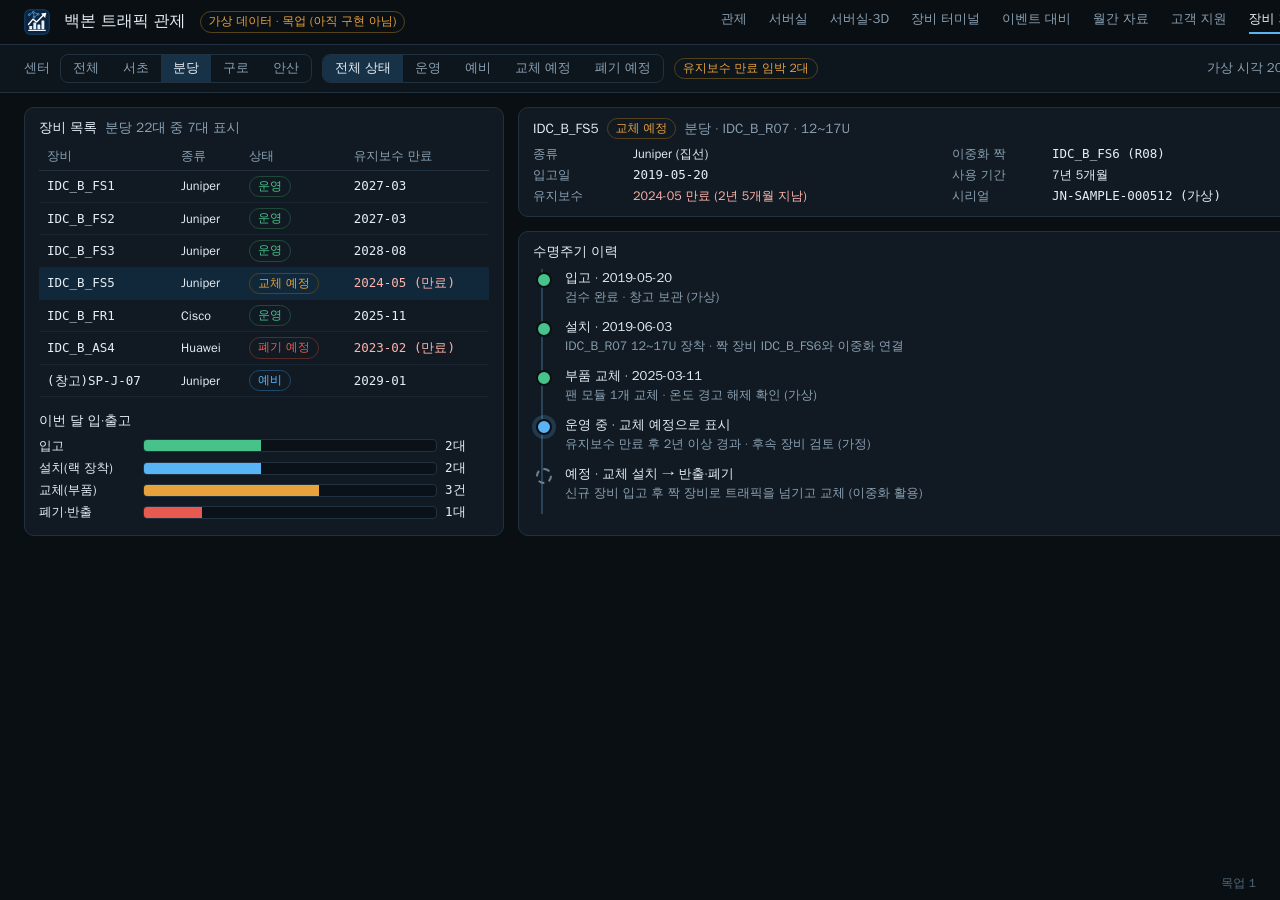
<file: docs/mockups/lifecycle.html>
<!doctype html>
<html lang="ko"><head><meta charset="utf-8"><title>목업: 장비 수명주기</title>
<style>
:root{--bg:#0a0f14;--card:#111a23;--line:#22313f;--tx:#e6eef5;--mu:#8aa0b2;--ac:#59b4f5;--ok:#47c28b;--warn:#e8a23b;--bad:#e85a4f}
*{box-sizing:border-box}body{margin:0;background:var(--bg);color:var(--tx);font:13px/1.45 "Noto Sans CJK KR","Noto Sans KR","WenQuanYi Zen Hei",sans-serif;width:1400px;height:880px;overflow:hidden}
.top{display:flex;align-items:center;gap:14px;padding:9px 24px;border-bottom:1px solid var(--line)}.top b{font-size:16px}
.tabs{margin-left:auto;display:flex;gap:22px;color:var(--mu)}.tabs .on{color:var(--tx);border-bottom:2px solid var(--ac);padding-bottom:4px}
.tag{display:inline-block;padding:1px 8px;border-radius:99px;font-size:12px;border:1px solid var(--line);color:var(--mu)}
.tag.warn{color:var(--warn);border-color:#54421d}.tag.bad{color:var(--bad);border-color:#5a2a27}.tag.ok{color:var(--ok);border-color:#1f4a3a}.tag.ac{color:var(--ac);border-color:#1f4a6b}
.mu{color:var(--mu)}.mono{font-family:"DejaVu Sans Mono",monospace}
.sub{display:flex;gap:10px;align-items:center;padding:9px 24px;border-bottom:1px solid var(--line);background:#0d151d}
.seg{display:flex;border:1px solid var(--line);border-radius:8px;overflow:hidden}.seg span{padding:4px 12px;color:var(--mu)}.seg .on{background:#173247;color:var(--tx)}
.wrap{display:grid;grid-template-columns:480px 1fr;gap:14px;padding:14px 24px;height:calc(100% - 100px)}
.c{background:var(--card);border:1px solid var(--line);border-radius:10px;padding:10px 14px;min-height:0;overflow:hidden}
.c h3{margin:0 0 6px;font-size:13.5px;display:flex;gap:8px;align-items:center}
table{border-collapse:collapse;width:100%;font-size:12.5px}th{color:var(--mu);font-weight:400;text-align:left;padding:4px 8px;border-bottom:1px solid var(--line)}td{padding:5px 8px;border-bottom:1px solid #182430}
tr.sel td{background:#10283a}.btn{display:inline-block;padding:5px 12px;border:1px solid #2b4358;border-radius:8px;background:#14222d;color:var(--tx)}.btn.pri{background:#1b4a6b;border-color:#2f7aa8}.btn.dim{color:var(--mu)}
.kv{display:grid;grid-template-columns:90px 1fr 90px 1fr;gap:3px 10px;font-size:12.5px}.kv span:nth-child(odd){color:var(--mu)}
.tl{position:relative;margin:8px 0 2px 8px;padding-left:22px;border-left:2px solid #2b4358}
.tl .e{position:relative;padding:0 0 12px}.tl .e:before{content:"";position:absolute;left:-29px;top:3px;width:12px;height:12px;border-radius:50%;background:#355066;border:2px solid var(--bg)}
.tl .e.done:before{background:var(--ok)}.tl .e.now:before{background:var(--ac);box-shadow:0 0 0 4px #59b4f533}.tl .e.next:before{background:transparent;border:2px dashed #6b8296}
.tl .t{font-weight:600}.tl .d{color:var(--mu);font-size:12.5px}
.hb{display:grid;grid-template-columns:96px 1fr 44px;gap:8px;align-items:center;margin:4px 0;font-size:12.5px}.hb div{height:13px;background:#0a1118;border:1px solid var(--line);border-radius:4px;overflow:hidden}.hb i{display:block;height:100%}
.lab{position:absolute;right:24px;bottom:8px;color:#52687a;font-size:12px}
</style></head><body>
<div class="top"><img src="../../site/favicon.svg" width="26" height="26" style="border-radius:6px"><b>백본 트래픽 관제</b><span class="tag warn">가상 데이터 · 목업 (아직 구현 아님)</span>
<div class="tabs"><span>관제</span><span>서버실</span><span>서버실-3D</span><span>장비 터미널</span><span>이벤트 대비</span><span>월간 자료</span><span>고객 지원</span><span class="on">장비 자산 (새 탭 후보)</span></div></div>
<div id="app"></div>
<script>
const V=new URLSearchParams(location.search).get("v")||"1";
const st={ "운영":"ok","예비":"ac","교체 예정":"warn","폐기 예정":"bad"};
const devs=[["IDC_B_FS1","Juniper","분당 센터 백본 1","운영","2022-03-14","2027-03"],["IDC_B_FS2","Juniper","분당 센터 백본 2","운영","2022-03-14","2027-03"],["IDC_B_FS3","Juniper","고객 접속","운영","2023-08-02","2028-08"],["IDC_B_FS5","Juniper","고객 접속","교체 예정","2019-05-20","2024-05 (만료)"],["IDC_B_FR1","Cisco","센터 백본","운영","2020-11-09","2025-11"],["IDC_B_AS4","Huawei","랙 접속","폐기 예정","2018-02-27","2023-02 (만료)"],["(창고)SP-J-07","Juniper","예비 장비","예비","2024-01-18","2029-01"]];
let h="";
if(V=="1"){
h=`<div class="sub"><span class="mu">센터</span><div class="seg"><span>전체</span><span>서초</span><span class="on">분당</span><span>구로</span><span>안산</span></div><div class="seg"><span class="on">전체 상태</span><span>운영</span><span>예비</span><span>교체 예정</span><span>폐기 예정</span></div><span class="tag warn">유지보수 만료 임박 2대</span><span class="mu" style="margin-left:auto">가상 시각 2026-10-22 21:00</span></div>
<div class="wrap"><div class="c"><h3>장비 목록 <span class="mu">분당 22대 중 7대 표시</span></h3><table><tr><th>장비</th><th>종류</th><th>상태</th><th>유지보수 만료</th></tr>
${devs.map((d,i)=>`<tr class="${i==3?'sel':''}"><td class="mono">${d[0]}</td><td>${d[1]}</td><td><span class="tag ${st[d[3]]}">${d[3]}</span></td><td class="mono" style="color:${d[5].includes('만료')?'#ffb3aa':'inherit'}">${d[5]}</td></tr>`).join("")}</table>
<div style="margin-top:14px"><h3>이번 달 입·출고</h3><div class="hb"><span>입고</span><div><i style="width:40%;background:#47c28b"></i></div><span class="mono">2대</span></div><div class="hb"><span>설치(랙 장착)</span><div><i style="width:40%;background:#59b4f5"></i></div><span class="mono">2대</span></div><div class="hb"><span>교체(부품)</span><div><i style="width:60%;background:#e8a23b"></i></div><span class="mono">3건</span></div><div class="hb"><span>폐기·반출</span><div><i style="width:20%;background:#e85a4f"></i></div><span class="mono">1대</span></div></div></div>
<div style="display:flex;flex-direction:column;gap:14px"><div class="c"><h3>IDC_B_FS5 <span class="tag warn">교체 예정</span><span class="mu">분당 · IDC_B_R07 · 12~17U</span></h3>
<div class="kv"><span>종류</span><span>Juniper (집선)</span><span>이중화 짝</span><span class="mono">IDC_B_FS6 (R08)</span><span>입고일</span><span class="mono">2019-05-20</span><span>사용 기간</span><span>7년 5개월</span><span>유지보수</span><span style="color:#ffb3aa">2024-05 만료 (2년 5개월 지남)</span><span>시리얼</span><span class="mono">JN-SAMPLE-000512 (가상)</span></div></div>
<div class="c" style="flex:1"><h3>수명주기 이력</h3><div class="tl">
<div class="e done"><div class="t">입고 · 2019-05-20</div><div class="d">검수 완료 · 창고 보관 (가상)</div></div>
<div class="e done"><div class="t">설치 · 2019-06-03</div><div class="d">IDC_B_R07 12~17U 장착 · 짝 장비 IDC_B_FS6와 이중화 연결</div></div>
<div class="e done"><div class="t">부품 교체 · 2025-03-11</div><div class="d">팬 모듈 1개 교체 · 온도 경고 해제 확인 (가상)</div></div>
<div class="e now"><div class="t">운영 중 · 교체 예정으로 표시</div><div class="d">유지보수 만료 후 2년 이상 경과 · 후속 장비 검토 (가정)</div></div>
<div class="e next"><div class="t">예정 · 교체 설치 → 반출·폐기</div><div class="d">신규 장비 입고 후 짝 장비로 트래픽을 넘기고 교체 (이중화 활용)</div></div></div></div></div></div>`}
if(V=="2"){
h=`<div class="sub"><span class="mu">장비 상태 변경 기록</span><div class="seg"><span class="on">입고</span><span>설치</span><span>교체</span><span>반출·폐기</span></div><span class="mu" style="margin-left:auto">가상 시각 2026-10-22 21:00</span></div>
<div class="wrap" style="grid-template-columns:1fr 1fr"><div class="c"><h3>입고 등록 <span class="tag ac">새 장비</span></h3>
<div class="kv" style="grid-template-columns:90px 1fr"><span>장비 종류</span><span class="btn dim">Juniper ▾</span><span>용도</span><span class="btn dim">고객 접속 ▾</span><span>센터</span><span class="btn dim">분당 ▾</span><span>시리얼</span><span class="btn dim">JN-SAMPLE-000931</span><span>입고일</span><span class="btn dim">2026-10-22</span><span>입고 담당</span><span class="btn dim">(이름 입력)</span></div>
<div style="margin-top:12px;display:flex;gap:8px"><span class="btn pri">입고 기록 저장</span><span class="btn dim">취소</span></div>
<div class="mu" style="font-size:12px;margin-top:8px">저장하면 자산 목록에 "예비" 상태로 들어갑니다. 이후 설치 단계에서 랙과 U 위치를 정하면 "운영"으로 바뀝니다.</div></div>
<div class="c"><h3>최근 기록 <span class="mu">누가 · 언제 · 무엇을 (실무의 로그처럼 남음)</span></h3><table><tr><th>시각</th><th>장비</th><th>처리</th><th>담당</th></tr>
<tr><td class="mono">10/22 20:41</td><td class="mono">SP-J-07</td><td>입고 · 예비로 등록</td><td>(담당자)</td></tr>
<tr><td class="mono">10/26 14:46</td><td class="mono">IDC_A_FS1</td><td>SFP 교체 (xe-0/0/0) · 회선 다운 시나리오와 같은 장비</td><td>(담당자)</td></tr>
<tr><td class="mono">10/15 10:02</td><td class="mono">IDC_B_AS4</td><td>폐기 예정으로 표시</td><td>(담당자)</td></tr>
<tr><td class="mono">09/30 17:20</td><td class="mono">IDC_G_FR2</td><td>반출 · 수리 의뢰</td><td>(담당자)</td></tr>
<tr><td class="mono">09/12 09:35</td><td class="mono">IDC_A_FS9</td><td>설치 · R10 8~13U</td><td>(담당자)</td></tr></table>
<div class="mu" style="font-size:12px;margin-top:8px">가상 데이터입니다. 담당자 이름은 실제 이름을 쓰지 않고 입력칸으로만 둡니다.</div></div></div>`}
document.getElementById("app").innerHTML=h;document.body.insertAdjacentHTML("beforeend",`<div class="lab">목업 ${V}</div>`);
</script></body></html>
</file>
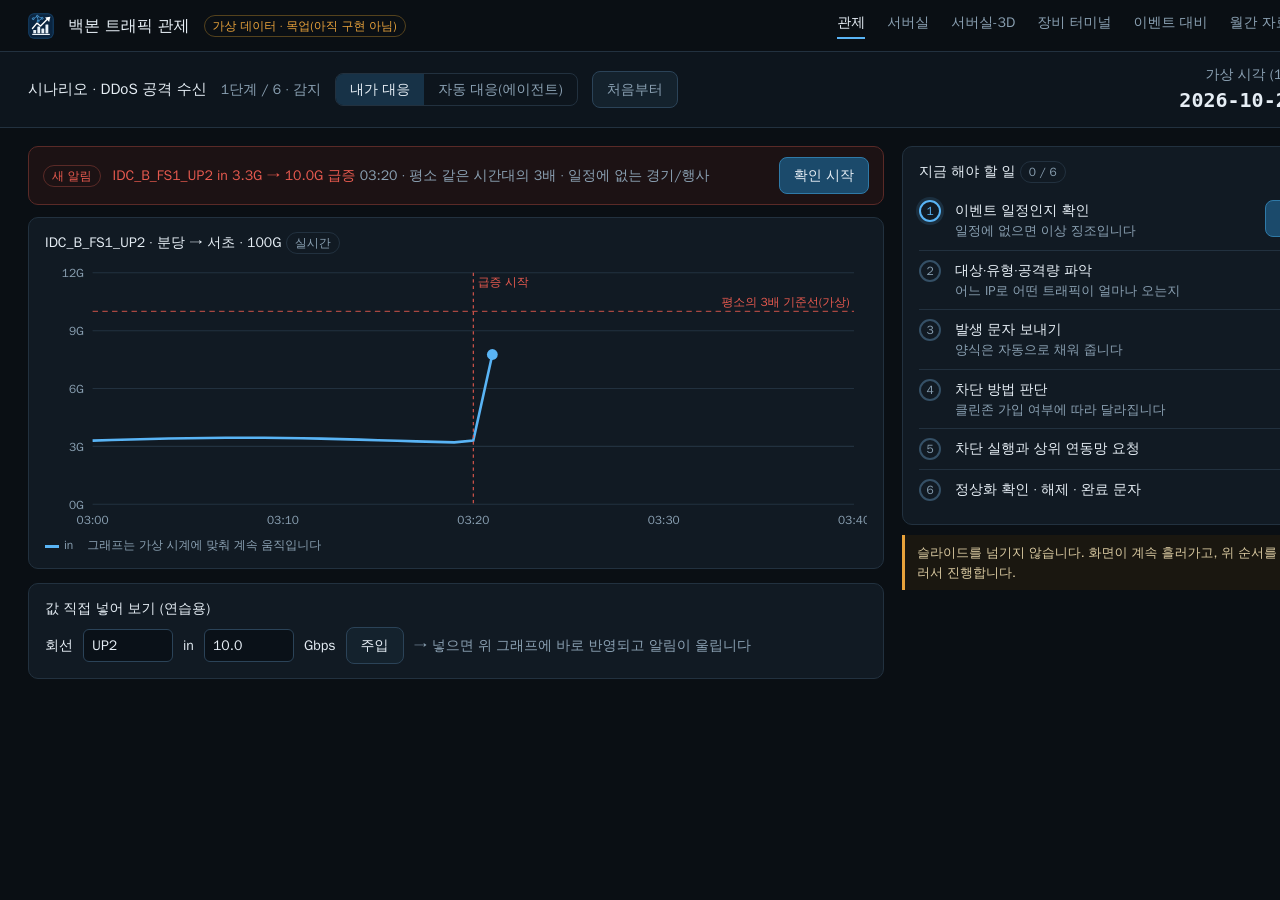
<file: docs/mockups/live-response.html>
<!doctype html>
<html lang="ko"><head><meta charset="utf-8"><title>목업: 실시간 대응 모드</title>
<style>
:root{--bg:#0a0f14;--card:#111a23;--line:#22313f;--tx:#e6eef5;--mu:#8aa0b2;--ac:#59b4f5;--ok:#47c28b;--warn:#e8a23b;--bad:#e85a4f}
*{box-sizing:border-box}body{margin:0;background:var(--bg);color:var(--tx);font:14px/1.5 "Noto Sans CJK KR","Noto Sans KR","WenQuanYi Zen Hei",sans-serif;width:1400px;height:880px;overflow:hidden}
.top{display:flex;align-items:center;gap:14px;padding:12px 28px;border-bottom:1px solid var(--line)}
.top b{font-size:16px}.tabs{margin-left:auto;display:flex;gap:22px;color:var(--mu)}.tabs .on{color:var(--tx);border-bottom:2px solid var(--ac);padding-bottom:4px}
.logo{width:26px;height:26px;border-radius:6px;background:#0b2540;border:1px solid #1d4f7a;display:grid;place-items:center}.logo i{display:block;width:12px;height:12px;border-left:3px solid #e8f1f9;border-bottom:3px solid #e8f1f9}
.bar{display:flex;align-items:center;gap:14px;padding:12px 28px;background:#0d151d;border-bottom:1px solid var(--line)}
.bar h2{margin:0;font-size:15px}.mu{color:var(--mu)}.mono{font-family:"DejaVu Sans Mono",monospace}
.seg{display:flex;border:1px solid var(--line);border-radius:8px;overflow:hidden}.seg span{padding:5px 14px;color:var(--mu)}.seg .on{background:#173247;color:var(--tx)}
.clock{margin-left:auto;text-align:right}.clock b{font-size:20px}
.wrap{display:grid;grid-template-columns:1fr 470px;gap:18px;padding:18px 28px}
.card{background:var(--card);border:1px solid var(--line);border-radius:10px;padding:14px 16px}
.card h3{margin:0 0 8px;font-size:14px}
.tag{display:inline-block;padding:1px 8px;border-radius:99px;font-size:12px;border:1px solid var(--line);color:var(--mu)}
.tag.bad{color:var(--bad);border-color:#5a2a27}.tag.ok{color:var(--ok);border-color:#1f4a3a}.tag.warn{color:var(--warn);border-color:#54421d}
.btn{display:inline-block;padding:7px 14px;border:1px solid #2b4358;border-radius:8px;background:#14222d;color:var(--tx)}
.btn.pri{background:#1b4a6b;border-color:#2f7aa8}.btn.dim{color:var(--mu)}
.alert{display:flex;gap:12px;align-items:center;border:1px solid #5a2a27;background:#1c1214;border-radius:10px;padding:10px 14px;margin-bottom:12px}
.alert b{color:var(--bad)}
.step{display:grid;grid-template-columns:26px 1fr auto;gap:10px;padding:9px 0;border-top:1px solid var(--line);align-items:start}
.step:first-of-type{border-top:0}
.dot{width:22px;height:22px;border-radius:50%;border:2px solid #355066;display:grid;place-items:center;font-size:12px;color:var(--mu)}
.dot.done{background:var(--ok);border-color:var(--ok);color:#06140d}.dot.now{border-color:var(--ac);color:var(--ac);box-shadow:0 0 0 3px #59b4f522}
.step .t{font-weight:600}.step .d{color:var(--mu);font-size:13px}
pre{margin:6px 0 0;padding:10px 12px;background:#0a1118;border:1px solid var(--line);border-radius:8px;color:#b9d3e6;font:12.5px/1.55 "DejaVu Sans Mono",monospace;white-space:pre-wrap}
.row{display:flex;gap:10px;flex-wrap:wrap}
.opt{flex:1;min-width:140px;border:1px solid var(--line);border-radius:10px;padding:10px 12px;background:#0e1822}
.opt.sel{border-color:var(--ac);background:#10283a}.opt b{display:block;margin-bottom:2px}.opt small{color:var(--mu)}
.kv{display:grid;grid-template-columns:90px 1fr;gap:3px 10px;font-size:13px}.kv span:nth-child(odd){color:var(--mu)}
.note{margin-top:10px;padding:8px 12px;border-left:3px solid var(--warn);background:#1a1710;color:#d9c9a0;font-size:13px}
.tl{font-size:13px}.tl div{display:grid;grid-template-columns:54px 1fr;gap:8px;padding:3px 0}.tl .tm{color:var(--mu);font-family:"DejaVu Sans Mono",monospace}
.badge{position:absolute;right:28px;bottom:14px;color:#52687a;font-size:12px}
input.f{background:#0a1118;border:1px solid #2b4358;border-radius:6px;color:var(--tx);padding:5px 8px;width:90px;font:inherit}
.legend{display:flex;gap:14px;color:var(--mu);font-size:12px;margin-top:4px}.legend i{display:inline-block;width:14px;height:3px;vertical-align:middle;margin-right:5px}
</style></head><body>
<div class="top"><img src="../../site/favicon.svg" width="26" height="26" style="border-radius:6px"><b>백본 트래픽 관제</b><span class="tag warn">가상 데이터 · 목업(아직 구현 아님)</span>
<div class="tabs"><span class="on">관제</span><span>서버실</span><span>서버실-3D</span><span>장비 터미널</span><span>이벤트 대비</span><span>월간 자료</span><span>고객 지원</span></div></div>
<div id="app"></div>
<script>
const S = +new URLSearchParams(location.search).get("s") || 1;
// 그래프: IDC_B_FS1_UP2 in (가상). 03:00~03:40, 5분 간격 → 1분 간격 느낌으로 41점
function series(upto, drop){
  const pts=[];for(let m=0;m<=40;m++){let v=3.3+Math.sin(m/5)*.15;
    if(m>=20){v=3.3+6.7*Math.min(1,(m-20)/1.5)}
    if(drop!=null&&m>=drop){v=Math.max(3.1,v-6.7*Math.min(1,(m-drop)/1.2))}
    if(m<=upto)pts.push([m,v])}
  return pts}
function graph(upto,drop,marks){
  const W=760,H=250,L=44,B=26,T=10,R=12,pw=W-L-R,ph=H-T-B;
  const x=m=>L+pw*m/40,y=v=>T+ph*(1-v/12);
  let g=`<svg viewBox="0 0 ${W} ${H}" width="100%" style="display:block">`;
  for(const v of [0,3,6,9,12])g+=`<line x1="${L}" x2="${W-R}" y1="${y(v)}" y2="${y(v)}" stroke="#22313f"/><text x="${L-8}" y="${y(v)+4}" fill="#8aa0b2" font-size="11" text-anchor="end">${v}G</text>`;
  for(const m of [0,10,20,30,40])g+=`<text x="${x(m)}" y="${H-8}" fill="#8aa0b2" font-size="11" text-anchor="middle">03:${String(m).padStart(2,"0")}</text>`;
  g+=`<line x1="${L}" x2="${W-R}" y1="${y(10)}" y2="${y(10)}" stroke="#e85a4f" stroke-dasharray="5 4" opacity=".7"/><text x="${W-R-4}" y="${y(10)-5}" fill="#e85a4f" font-size="11" text-anchor="end">평소의 3배 기준선(가상)</text>`;
  const p=series(upto,drop);
  g+=`<polyline fill="none" stroke="#59b4f5" stroke-width="2.4" points="${p.map(q=>x(q[0])+","+y(q[1])).join(" ")}"/>`;
  const last=p[p.length-1];g+=`<circle cx="${x(last[0])}" cy="${y(last[1])}" r="5" fill="#59b4f5"/>`;
  for(const [m,c,t] of marks||[]){g+=`<line x1="${x(m)}" x2="${x(m)}" y1="${T}" y2="${H-B}" stroke="${c}" stroke-dasharray="3 3"/><text x="${x(m)+4}" y="${T+12}" fill="${c}" font-size="11">${t}</text>`}
  return g+`</svg>`}
const modeSeg=(auto)=>`<div class="seg"><span class="${auto?'':'on'}">내가 대응</span><span class="${auto?'on':''}">자동 대응(에이전트)</span></div>`;
const head=(clk,sub)=>`<div class="bar"><h2>시나리오 · DDoS 공격 수신</h2><span class="mu">${sub}</span>${modeSeg(false)}<span class="btn dim">처음부터</span><div class="clock"><span class="mu">가상 시각 (1분 = 실제 3초)</span><br><b class="mono">2026-10-29 ${clk}</b></div></div>`;
const step=(n,state,t,d,right,extra)=>`<div class="step"><div class="dot ${state}">${state==='done'?'✓':n}</div><div><div class="t">${t}</div><div class="d">${d}</div>${extra||''}</div><div>${right||''}</div></div>`;
let html="";
if(S==1){
html=head("03:21","1단계 / 6 · 감지")+`<div class="wrap"><div>
<div class="alert"><span class="tag bad">새 알림</span><div><b>IDC_B_FS1_UP2 in 3.3G → 10.0G 급증</b> <span class="mu">03:20 · 평소 같은 시간대의 3배 · 일정에 없는 경기/행사</span></div><span class="btn pri" style="margin-left:auto">확인 시작</span></div>
<div class="card"><h3>IDC_B_FS1_UP2 · 분당 → 서초 · 100G <span class="tag">실시간</span></h3>${graph(21,null,[[20,"#e85a4f","급증 시작"]])}
<div class="legend"><span><i style="background:#59b4f5"></i>in</span><span class="mu">그래프는 가상 시계에 맞춰 계속 움직입니다</span></div></div>
<div class="card" style="margin-top:14px"><h3>값 직접 넣어 보기 (연습용)</h3><div class="row" style="align-items:center">회선 <input class="f" value="UP2"> in <input class="f" value="10.0"> Gbps <span class="btn">주입</span><span class="mu">→ 넣으면 위 그래프에 바로 반영되고 알림이 울립니다</span></div></div></div>
<div><div class="card"><h3>지금 해야 할 일 <span class="tag">0 / 6</span></h3>
${step(1,'now','이벤트 일정인지 확인','일정에 없으면 이상 징조입니다','<span class="btn pri">일정 보기</span>')}
${step(2,'','대상·유형·공격량 파악','어느 IP로 어떤 트래픽이 얼마나 오는지')}
${step(3,'','발생 문자 보내기','양식은 자동으로 채워 줍니다')}
${step(4,'','차단 방법 판단','클린존 가입 여부에 따라 달라집니다')}
${step(5,'','차단 실행과 상위 연동망 요청','')}
${step(6,'','정상화 확인 · 해제 · 완료 문자','')}
</div><div class="note">슬라이드를 넘기지 않습니다. 화면이 계속 흘러가고, 위 순서를 제가 직접 눌러서 진행합니다.</div></div></div>`}
if(S==2){
html=head("03:24","2단계 / 6 · 확인")+`<div class="wrap"><div>
<div class="card"><h3>IDC_B_FS1_UP2 · in <span class="tag bad">10.0G 유지 중</span></h3>${graph(24,null,[[20,"#e85a4f","급증 시작"],[23,"#e8a23b","터미널 확인"]])}</div>
<div class="card" style="margin-top:14px"><h3>터미널 · admin@IDC_B_FS1> <span class="tag ok">내가 입력함</span></h3>
<pre>admin@IDC_B_FS1> show interfaces xe-0/0/1 extensive | match "bps|pps"
  Input rate     : 8006843000 bps (6.1 Mpps)
  Output rate    : 3321000000 bps
admin@IDC_B_FS1> show route 198.51.100.77
198.51.100.77/32   *[BGP/170] 00:00:52, via IDC_B_FS1_UP2  → 대상 가상물산</pre></div></div>
<div><div class="card"><h3>지금 해야 할 일 <span class="tag">2 / 6</span></h3>
${step(1,'done','이벤트 일정인지 확인','일정 없음 → 이벤트 아님 (03:22)')}
${step(2,'done','대상·유형·공격량 파악','가상물산 198.51.100.77 · TCP · 6.7 Gbps / 6.1 Mpps (03:24)')}
${step(3,'now','발생 문자 보내기','아래 초안을 확인하고 보내세요','')}
${step(4,'','차단 방법 판단','')}${step(5,'','차단 실행과 상위 연동망 요청','')}${step(6,'','정상화 확인 · 해제 · 완료 문자','')}
</div>
<div class="card" style="margin-top:14px"><h3>발생 문자 초안 <span class="tag warn">보내기 전 확인</span></h3>
<pre>[TEP IDC]
[Web발신]
[주의_분당_발생] DDoS 공격 수신
■ 대상 : IDC_B_FS1(10.x.x.x)
■ 일시 : 10/29 03:20 ~
■ 공격량 : TCP (6.7 Gbps / 6.1 Mpps)
■ 서비스영향 : 파악중</pre><div class="row" style="margin-top:8px"><span class="btn pri">보내기 (가상)</span><span class="btn dim">수정</span></div></div></div></div>`}
if(S==3){
html=head("03:29","4단계 / 6 · 판단 (대응 9분 경과)")+`<div class="wrap"><div>
<div class="card"><h3>IDC_B_FS1_UP2 · in <span class="tag bad">10.0G 유지 중 · 9분째</span></h3>${graph(29,null,[[20,"#e85a4f","급증 시작"],[25,"#47c28b","발생 문자 발송"]])}</div>
<div class="card" style="margin-top:14px"><h3>고객 현황 · 가상물산 198.51.100.77</h3><div class="kv"><span>클린존</span><span><b style="color:var(--bad)">미가입</b> <span class="mu">(제가 정한 가정)</span></span><span>서비스</span><span>응답 느려짐 (VOC 접수 0건)</span><span>공격</span><span>6.7 Gbps 지속 · 회선은 아직 여유</span></div></div></div>
<div><div class="card"><h3>어떻게 막을까요? <span class="tag warn">내가 정함</span></h3>
<div class="row" style="flex-direction:column">
<div class="opt"><b>클린존으로 우회</b><small>공격만 걸러 줍니다 · 이 고객은 미가입이라 불가</small></div>
<div class="opt sel"><b>블랙홀 (선차단)</b><small>이 IP로 가는 트래픽을 전부 버립니다 · 공격은 멈추지만 고객도 접속 불가 · 프로세스상 미가입은 선차단</small></div>
<div class="opt"><b>조금 더 지켜보기</b><small>회선에 여유가 있어 가능하지만 다른 고객에게 번질 수 있습니다</small></div></div>
<div class="row" style="margin-top:12px"><span class="btn pri">블랙홀 실행 (가상)</span><span class="btn dim">명령 먼저 보기</span></div>
<div class="note">고르면 결과가 바로 그래프와 문자 내용에 반영됩니다. 지켜보기를 고르면 시간이 계속 흘러서 영향이 커집니다.</div></div>
<div class="card" style="margin-top:14px"><h3>진행 기록</h3><div class="tl"><div><span class="tm">03:22</span>이벤트 아님 확인</div><div><span class="tm">03:24</span>공격 대상·공격량 파악</div><div><span class="tm">03:25</span>발생 문자 발송</div><div><span class="tm">03:28</span>클린존 가입 여부 조회 → 미가입</div></div></div></div></div>`}
if(S==4){
html=head("03:42","6단계 / 6 · 결과")+`<div class="wrap"><div>
<div class="card"><h3>IDC_B_FS1_UP2 · in <span class="tag ok">정상 범위로 복귀</span></h3>${graph(40,31,[[20,"#e85a4f","급증 시작"],[30,"#e8a23b","블랙홀 실행 03:30"],[31,"#47c28b","in 감소"]])}</div>
<div class="card" style="margin-top:14px"><h3>대응 결과 <span class="tag ok">내가 대응함</span></h3>
<div class="row"><div class="opt"><b>10분</b><small>감지부터 차단까지</small></div><div class="opt"><b>5건</b><small>내가 직접 누른 단계</small></div><div class="opt"><b>3곳</b><small>사람이 확인해야 하는 지점<br>(문자 발송·차단 방식·해제)</small></div></div>
<div class="note">같은 상황을 "자동 대응" 모드로 돌리면 감지부터 차단까지 약 2분, 문자는 바로 나가지만 고객 접속 불가를 감수한다는 판단도 에이전트가 대신합니다.</div></div></div>
<div><div class="card"><h3>완료 문자 초안 <span class="tag warn">보내기 전 확인</span></h3>
<pre>[TEP IDC]
[Web발신]
[주의_분당_완료] DDoS 공격 수신
■ 일시 : 10/29 03:20 ~ 10/29 03:41
■ 조치 :
03:30 블랙홀 차단 (198.51.100.77/32)
03:31 상위 연동망에 블랙홀 요청
03:41 공격 종료 확인 · 블랙홀 해제
■ 서비스영향 : 블랙홀 구간(03:30~03:41) 접속 불가
■ VOC : 없음</pre><div class="row" style="margin-top:8px"><span class="btn pri">완료 문자 보내기 (가상)</span><span class="btn dim">메일도 만들기</span></div></div>
<div class="card" style="margin-top:14px"><h3>배울 점</h3><div class="d mu" style="font-size:13px">클린존 미가입 고객은 막는 순간 서비스도 같이 멈춥니다. 그래서 완료 문자에 "접속 불가 구간"을 반드시 적습니다.</div></div></div></div>`}
document.getElementById("app").innerHTML=html;
</script></body></html>
</file>
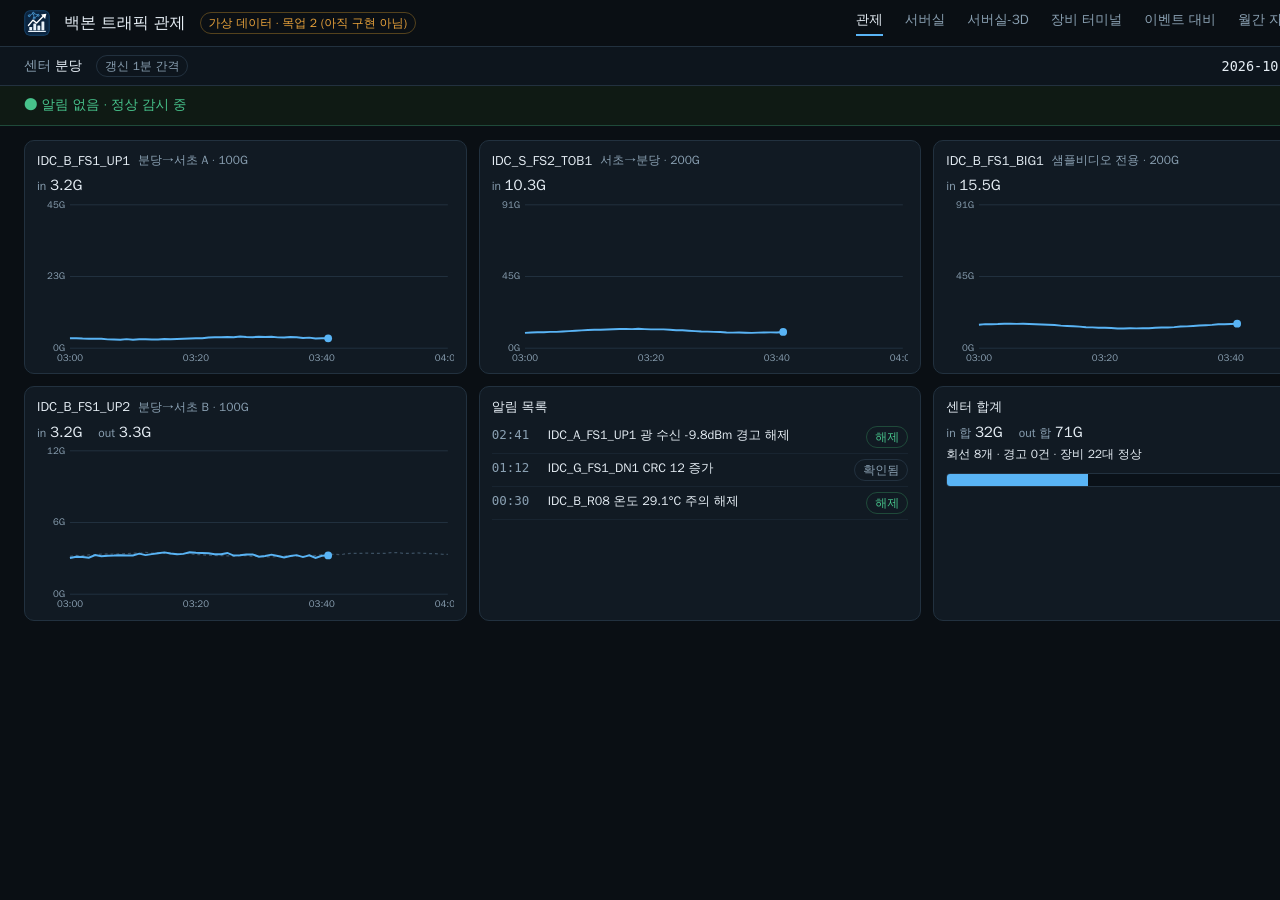
<file: docs/mockups/live-response2.html>
<!doctype html>
<html lang="ko"><head><meta charset="utf-8"><title>목업 2: 관제 월</title>
<style>
:root{--bg:#0a0f14;--card:#111a23;--line:#22313f;--tx:#e6eef5;--mu:#8aa0b2;--ac:#59b4f5;--ok:#47c28b;--warn:#e8a23b;--bad:#e85a4f}
*{box-sizing:border-box}body{margin:0;background:var(--bg);color:var(--tx);font:13.5px/1.5 "Noto Sans CJK KR","Noto Sans KR","WenQuanYi Zen Hei",sans-serif;width:1400px;height:880px;overflow:hidden;position:relative}
.top{display:flex;align-items:center;gap:14px;padding:10px 24px;border-bottom:1px solid var(--line)}.top b{font-size:16px}
.tabs{margin-left:auto;display:flex;gap:22px;color:var(--mu)}.tabs .on{color:var(--tx);border-bottom:2px solid var(--ac);padding-bottom:4px}
.tag{display:inline-block;padding:1px 8px;border-radius:99px;font-size:12px;border:1px solid var(--line);color:var(--mu)}
.tag.warn{color:var(--warn);border-color:#54421d}.tag.bad{color:var(--bad);border-color:#5a2a27}.tag.ok{color:var(--ok);border-color:#1f4a3a}
.sub{display:flex;align-items:center;gap:14px;padding:8px 24px;color:var(--mu);border-bottom:1px solid var(--line);background:#0d151d}
.sub .clock{margin-left:auto;color:var(--tx)}.mono{font-family:"DejaVu Sans Mono",monospace}
.alertbar{display:flex;align-items:center;gap:14px;padding:9px 24px;background:#4a1511;border-bottom:2px solid var(--bad);color:#ffd9d4;font-weight:600}
.alertbar .blink{width:12px;height:12px;border-radius:50%;background:var(--bad);box-shadow:0 0 0 5px #e85a4f55}
.alertbar .mu{color:#e9a9a2;font-weight:400}.alertbar .btn{margin-left:auto;background:#7a2018;border-color:#c0463c}
.noalert{padding:9px 24px;background:#0f1a14;border-bottom:1px solid #1f4a3a;color:var(--ok)}
.btn{display:inline-block;padding:6px 13px;border:1px solid #2b4358;border-radius:8px;background:#14222d;color:var(--tx);font-weight:400}.btn.pri{background:#1b4a6b;border-color:#2f7aa8}.btn.dim{color:var(--mu)}
.wall{display:grid;grid-template-columns:1fr 1fr 1fr;grid-template-rows:1fr 1fr;gap:12px;padding:14px 24px;height:calc(100% - 140px)}
.p{background:var(--card);border:1px solid var(--line);border-radius:10px;padding:10px 12px;overflow:hidden}
.p h4{margin:0 0 4px;font-size:13px;display:flex;gap:8px;align-items:center}.p h4 .mu{color:var(--mu);font-weight:400;font-size:12px}
.p.hot{border-color:var(--bad);box-shadow:0 0 0 2px #e85a4f33}
.cur{display:flex;gap:16px;font-size:12px;color:var(--mu);margin-bottom:2px}.cur b{color:var(--tx);font-size:15px}
table{border-collapse:collapse;width:100%;font-size:12.5px}th{color:var(--mu);font-weight:400;text-align:left;padding:3px 8px;border-bottom:1px solid var(--line)}td{padding:3px 8px;border-bottom:1px solid #182430}
td.num,th.num{text-align:right;font-family:"DejaVu Sans Mono",monospace}.hl td{background:#2a1513}
.alist div{display:grid;grid-template-columns:48px 1fr auto;gap:8px;padding:5px 0;border-bottom:1px solid #182430;font-size:12.5px}.alist .tm{color:var(--mu);font-family:"DejaVu Sans Mono",monospace}
.detail{display:grid;grid-template-columns:1.25fr 1fr;gap:14px;padding:14px 24px;height:calc(100% - 140px)}
.col{display:flex;flex-direction:column;gap:12px;min-height:0}
.bar{height:14px;background:#0a1118;border-radius:4px;overflow:hidden;border:1px solid var(--line)}.bar i{display:block;height:100%;background:var(--ac)}
.opt{border:1px solid var(--line);border-radius:10px;padding:8px 12px;background:#0e1822;margin-bottom:8px}.opt.sel{border-color:var(--ac);background:#10283a}.opt small{color:var(--mu);display:block}
.note{padding:8px 12px;border-left:3px solid var(--warn);background:#1a1710;color:#d9c9a0;font-size:12.5px}
pre{margin:6px 0 0;padding:9px 11px;background:#0a1118;border:1px solid var(--line);border-radius:8px;color:#b9d3e6;font:12px/1.55 "DejaVu Sans Mono",monospace;white-space:pre-wrap}
.empty{border:1px dashed #355066;border-radius:8px;padding:10px 12px;color:var(--mu)}
.tl div{display:grid;grid-template-columns:50px 1fr;gap:8px;padding:2px 0;font-size:12.5px}.tl .tm{color:var(--mu);font-family:"DejaVu Sans Mono",monospace}
</style></head><body>
<div class="top"><img src="../../site/favicon.svg" width="26" height="26" style="border-radius:6px"><b>백본 트래픽 관제</b><span class="tag warn">가상 데이터 · 목업 2 (아직 구현 아님)</span>
<div class="tabs"><span class="on">관제</span><span>서버실</span><span>서버실-3D</span><span>장비 터미널</span><span>이벤트 대비</span><span>월간 자료</span><span>고객 지원</span></div></div>
<div id="app"></div>
<script>
const S=+new URLSearchParams(location.search).get("s")||1;
// 결정적 의사난수
function rnd(seed){let s=seed;return()=>{s=(s*16807)%2147483647;return s/2147483647}}
function line(base,amp,n,seed,surgeAt,surgeTo,noiseAmp){const r=rnd(seed),a=[];for(let m=0;m<=n;m++){let v=base+Math.sin(m/6+seed)*amp+(r()-.5)*(noiseAmp||.25);
 if(surgeAt!=null&&m>=surgeAt)v=base+(surgeTo-base)*Math.min(1,(m-surgeAt)/2)+(r()-.5)*.5;a.push(Math.max(.2,v))}return a}
function spark(vals,cap,w,h,upto,opts){opts=opts||{};const L=34,B=16,T=6,R=6,pw=w-L-R,ph=h-T-B,n=60;
 const x=m=>L+pw*m/n,y=v=>T+ph*(1-v/cap);let g=`<svg viewBox="0 0 ${w} ${h}" width="100%" style="display:block">`;
 for(const v of [0,cap/2,cap])g+=`<line x1="${L}" x2="${w-R}" y1="${y(v)}" y2="${y(v)}" stroke="#22313f"/><text x="${L-5}" y="${y(v)+3}" fill="#8aa0b2" font-size="10" text-anchor="end">${Math.round(v)}G</text>`;
 for(const m of [0,20,40,60]){const hh=3+Math.floor(m/60*0),mm=m;g+=`<text x="${x(m)}" y="${h-3}" fill="#8aa0b2" font-size="10" text-anchor="middle">${mm==60?"04:00":"03:"+String(mm).padStart(2,"0")}</text>`}
 if(opts.ref)g+=`<polyline fill="none" stroke="#3b4f61" stroke-width="1.3" stroke-dasharray="3 3" points="${opts.ref.map((v,m)=>x(m)+","+y(v)).join(" ")}"/>`;
 const pts=vals.slice(0,upto+1).map((v,m)=>x(m)+","+y(v)).join(" ");g+=`<polyline fill="none" stroke="${opts.c||'#59b4f5'}" stroke-width="2" points="${pts}"/>`;
 const lv=vals[upto];g+=`<circle cx="${x(upto)}" cy="${y(lv)}" r="4" fill="${opts.c||'#59b4f5'}"/>`;
 if(opts.mark!=null)g+=`<line x1="${x(opts.mark)}" x2="${x(opts.mark)}" y1="${T}" y2="${h-B}" stroke="#e8a23b" stroke-dasharray="3 3"/><text x="${x(opts.mark)+3}" y="${T+10}" fill="#e8a23b" font-size="10">${opts.markT}</text>`;
 return g+`</svg>`}
const N=60;
const links=[["IDC_B_FS1_UP1","분당→서초 A · 100G",100,line(3.2,.4,N,3),null],["IDC_S_FS2_TOB1","서초→분당 · 200G",200,line(11,1.2,N,5),null],["IDC_B_FS1_BIG1","샘플비디오 전용 · 200G",200,line(14,1.5,N,7),null]];
const surge=line(3.3,.15,N,11,48,10.1);
const ref=line(3.3,.15,N,12,null,null,.1);
const hdr=(clk,extra)=>`<div class="sub"><span>센터 <b style="color:var(--tx)">분당</b></span><span class="tag">갱신 1분 간격</span>${extra||""}<span class="clock mono">2026-10-29 ${clk}:00</span></div>`;
function wall(t,upto,alertOn,activeAlert){
 const sv=(upto>=48);
 const wallPanels=links.map(l=>`<div class="p"><h4>${l[0]}<span class="mu">${l[1]}</span></h4><div class="cur"><span>in <b>${l[3][upto].toFixed(1)}G</b></span></div>${spark(l[3],l[2]/2.2,430,170,upto)}</div>`).join("");
 const hot=`<div class="p ${alertOn?'hot':''}"><h4>IDC_B_FS1_UP2<span class="mu">분당→서초 B · 100G</span>${alertOn?'<span class="tag bad">알림</span>':''}</h4><div class="cur"><span>in <b style="${sv?'color:#ffb3aa':''}">${surge[upto].toFixed(1)}G</b></span><span>out <b>3.3G</b></span></div>${spark(surge,12,430,170,upto,{ref:ref,c:sv?'#ff8f84':'#59b4f5'})}</div>`;
 const al=`<div class="p"><h4>알림 목록</h4><div class="alist">${alertOn?`<div><span class="tm">${alertOn}</span><span><b style="color:#ff8f84">IDC_B_FS1_UP2 in 급증</b><br><span class="mu">평소 대비 +204% · 3분 지속</span></span><span class="tag bad">새 알림</span></div>`:`<div><span class="tm">02:41</span><span class="mu">IDC_A_FS1_UP1 광 수신 -9.8dBm 경고 해제</span><span class="tag ok">해제</span></div>`}<div><span class="tm">01:12</span><span class="mu">IDC_G_FS1_DN1 CRC 12 증가</span><span class="tag">확인됨</span></div><div><span class="tm">00:30</span><span class="mu">IDC_B_R08 온도 29.1°C 주의 해제</span><span class="tag ok">해제</span></div></div></div>`;
 const cnt=`<div class="p"><h4>센터 합계</h4><div class="cur"><span>in 합 <b>${(32+(sv?6.8:0)).toFixed(0)}G</b></span><span>out 합 <b>71G</b></span></div><div class="mu" style="font-size:12px">회선 8개 · 경고 ${alertOn?1:0}건 · 장비 22대 정상</div><div style="margin-top:10px" class="bar"><i style="width:${sv?42:34}%"></i></div></div>`;
 return `<div class="wall">${wallPanels}${hot}${al}${cnt}</div>`}
let h="";
if(S==1){h=hdr("03:41").replace("03:41:00","03:41:00")+`<div class="noalert">● 알림 없음 · 정상 감시 중</div>`+wall(0,41,null)}
if(S==2){h=hdr("03:49")+`<div class="noalert">● 알림 없음 · 정상 감시 중 <span class="mu" style="color:var(--mu)">(탐지 지연: 급증이 기준을 넘고 1~3분이 지나야 알림이 뜹니다)</span></div>`+wall(0,49,null)+`<div style="position:absolute;left:24px;bottom:12px;right:24px" class="note">03:48에 UP2가 이미 오르기 시작했지만 아직 알림은 없습니다. 이 구간에서 눈으로 먼저 알아채는 것도 관제의 일입니다.</div>`}
if(S==3){h=hdr("03:51")+`<div class="alertbar"><span class="blink"></span>IDC_B_FS1_UP2 in 급증 감지 <span class="mu">03:51 · 급증 시작 03:48 · 지연 3분 · 평소 같은 시각 3.3G → 10.1G</span><span class="btn">확인하기</span></div>`+wall(0,51,"03:51")}
if(S==4){
const rows=[["03:48","3.3","2.9 k","—","—","—"],["03:49","6.8","6.2 k","—","—","—"],["03:50","10.0","6.1 M","—","—","—"],["03:51","10.1","6.1 M","—","—","—"]];
h=hdr("03:53")+`<div class="alertbar"><span class="blink" style="opacity:.5"></span>확인 중 · IDC_B_FS1_UP2 in 급증 <span class="mu">내가 확인 시작 03:52 · 판단 전</span></div>
<div class="detail"><div class="col">
<div class="p"><h4>IDC_B_FS1_UP2 · in <span class="mu">점선 = 어제 같은 시각</span></h4>${spark(surge,12,760,190,53,{ref:ref,c:'#ff8f84',mark:48,markT:'급증 시작'})}</div>
<div class="p" style="flex:1"><h4>원시 데이터 <span class="mu">1분마다 쌓입니다 · 정리된 결론은 없습니다</span></h4>
<table><tr><th>시각</th><th class="num">in (Gbps)</th><th class="num">pps</th><th>주 대상 IP</th><th>프로토콜/포트</th><th>상위 출발지</th></tr>
<tr><td class="mono">03:50</td><td class="num">10.0</td><td class="num">6.1 M</td><td class="mono">198.51.100.77 (88%)</td><td>TCP / 443</td><td class="mono">203.0.113.0/24 외 4,210개</td></tr>
<tr><td class="mono">03:51</td><td class="num">10.1</td><td class="num">6.1 M</td><td class="mono">198.51.100.77 (87%)</td><td>TCP / 443 · SYN 94%</td><td class="mono">203.0.113.0/24 외 4,388개</td></tr>
<tr><td class="mono">03:52</td><td class="num">10.0</td><td class="num">6.1 M</td><td class="mono">198.51.100.77 (88%)</td><td>TCP / 443 · SYN 95%</td><td class="mono">203.0.113.0/24 외 4,402개</td></tr>
<tr class="hl"><td class="mono">03:53</td><td class="num">10.1</td><td class="num">6.1 M</td><td class="mono">198.51.100.77 (88%)</td><td>TCP / 443 · SYN 95%</td><td class="mono">…계속 쌓이는 중</td></tr></table>
<div class="note" style="margin-top:10px">대상 IP가 누구 것인지, 평소와 어떻게 다른지는 직접 찾아야 합니다. (고객 목록 · 평소 패턴 · 이벤트 일정)</div></div>
</div><div class="col">
<div class="p"><h4>조회 도구</h4><div style="display:flex;gap:8px;flex-wrap:wrap"><span class="btn">198.51.100.77 누구 IP?</span><span class="btn">이벤트 일정</span><span class="btn">평소 패턴 비교</span><span class="btn">터미널 열기</span></div>
<pre>조회 결과 (누르면 여기에 쌓입니다)
03:52  이벤트 일정 → 해당 시간 일정 없음
03:53  198.51.100.77 → 가상물산 (클린존 미가입)</pre></div>
<div class="p"><h4>내 판단 <span class="tag warn">직접 선택</span></h4>
<div class="opt"><b>정상 이벤트 트래픽</b><small>선택하면 고객·이벤트 담당에게 확인하는 단계로 넘어갑니다</small></div>
<div class="opt"><b>DDoS 공격으로 판단</b><small>선택하면 대응 단계(차단 방법 결정)로 넘어갑니다</small></div>
<div class="opt"><b>더 지켜보기</b><small>시간이 계속 흐르고 데이터도 계속 쌓입니다</small></div>
<div style="display:flex;gap:8px"><span class="btn dim">위에서 하나를 직접 고르세요 (맞고 틀림은 끝난 뒤 알려 줍니다)</span></div></div>
<div class="p" style="flex:1"><h4>내 기록</h4><div class="tl"><div><span class="tm">03:51</span>알림 확인 (지연 3분)</div><div><span class="tm">03:52</span>이벤트 일정 조회</div><div><span class="tm">03:53</span>대상 IP 조회</div></div></div>
</div></div>`}
document.getElementById("app").innerHTML=h;
</script></body></html>
</file>
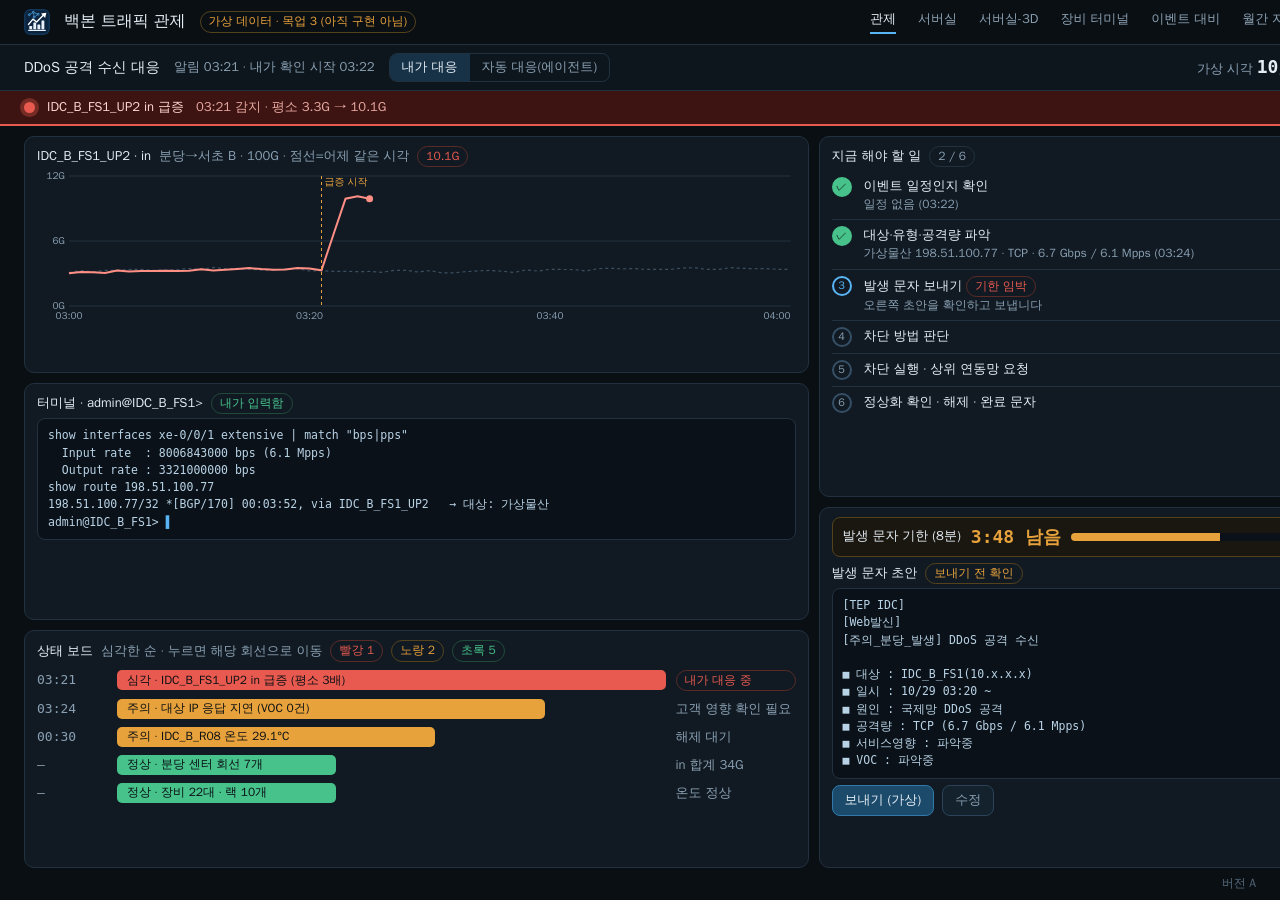
<file: docs/mockups/live-response3.html>
<!doctype html>
<html lang="ko"><head><meta charset="utf-8"><title>목업 3: 왼쪽 아래 채우기</title>
<style>
:root{--bg:#0a0f14;--card:#111a23;--line:#22313f;--tx:#e6eef5;--mu:#8aa0b2;--ac:#59b4f5;--ok:#47c28b;--warn:#e8a23b;--bad:#e85a4f}
*{box-sizing:border-box}body{margin:0;background:var(--bg);color:var(--tx);font:13px/1.45 "Noto Sans CJK KR","Noto Sans KR","WenQuanYi Zen Hei",sans-serif;width:1400px;height:880px;overflow:hidden}
.top{display:flex;align-items:center;gap:14px;padding:9px 24px;border-bottom:1px solid var(--line)}.top b{font-size:16px}
.tabs{margin-left:auto;display:flex;gap:22px;color:var(--mu)}.tabs .on{color:var(--tx);border-bottom:2px solid var(--ac);padding-bottom:4px}
.tag{display:inline-block;padding:1px 8px;border-radius:99px;font-size:12px;border:1px solid var(--line);color:var(--mu)}
.tag.warn{color:var(--warn);border-color:#54421d}.tag.bad{color:var(--bad);border-color:#5a2a27}.tag.ok{color:var(--ok);border-color:#1f4a3a}
.mu{color:var(--mu)}.mono{font-family:"DejaVu Sans Mono",monospace}
.bar{display:flex;align-items:center;gap:14px;padding:8px 24px;background:#0d151d;border-bottom:1px solid var(--line)}
.bar h2{margin:0;font-size:14.5px}.seg{display:flex;border:1px solid var(--line);border-radius:8px;overflow:hidden}.seg span{padding:4px 12px;color:var(--mu)}.seg .on{background:#173247;color:var(--tx)}
.clock{margin-left:auto;text-align:right}.clock b{font-size:18px}
.alertbar{display:flex;align-items:center;gap:12px;padding:7px 24px;background:#3d1411;border-bottom:2px solid var(--bad);color:#ffd9d4;font-weight:600}
.alertbar .dot{width:11px;height:11px;border-radius:50%;background:var(--bad);box-shadow:0 0 0 4px #e85a4f55}.alertbar .mu{color:#e9a9a2;font-weight:400}
.grid{display:grid;grid-template-columns:repeat(12,1fr);grid-template-rows:repeat(6,1fr);gap:10px;padding:10px 24px;height:calc(100% - 128px)}
.c{background:var(--card);border:1px solid var(--line);border-radius:10px;padding:9px 12px;overflow:hidden;min-height:0}
.c h3{margin:0 0 4px;font-size:13px;display:flex;gap:8px;align-items:center}
.g-graph{grid-column:1/8;grid-row:1/3}.g-term{grid-column:1/8;grid-row:3/5}.g-fill{grid-column:1/8;grid-row:5/7}
.g-todo{grid-column:8/13;grid-row:1/4}.g-sms{grid-column:8/13;grid-row:4/7}
.btn{display:inline-block;padding:5px 12px;border:1px solid #2b4358;border-radius:8px;background:#14222d;color:var(--tx)}.btn.pri{background:#1b4a6b;border-color:#2f7aa8}.btn.dim{color:var(--mu)}
pre{margin:4px 0 0;padding:8px 10px;background:#0a1118;border:1px solid var(--line);border-radius:8px;color:#b9d3e6;font:11.5px/1.5 "DejaVu Sans Mono",monospace;white-space:pre-wrap}
.step{display:grid;grid-template-columns:24px 1fr;gap:8px;padding:6px 0;border-top:1px solid var(--line)}.step:first-of-type{border-top:0}
.d{width:20px;height:20px;border-radius:50%;border:2px solid #355066;display:grid;place-items:center;font-size:11px;color:var(--mu)}.d.done{background:var(--ok);border-color:var(--ok);color:#06140d}.d.now{border-color:var(--ac);color:var(--ac)}
.step .t{font-weight:600}.step .s{color:var(--mu);font-size:12px}
.timer{display:flex;align-items:center;gap:10px;padding:6px 10px;border:1px solid #54421d;background:#1a1710;border-radius:8px;margin-bottom:6px}
.timer b{font-size:18px;color:var(--warn)}.pb{flex:1;height:8px;background:#0a1118;border-radius:4px;overflow:hidden}.pb i{display:block;height:100%;background:var(--warn)}
.sev{display:grid;grid-template-columns:70px 1fr 120px;gap:10px;align-items:center;padding:4px 0}
.sev .b{height:20px;border-radius:5px;display:flex;align-items:center;padding:0 10px;font-size:12px;color:#0a0f14;font-weight:600}
.r{background:#e85a4f}.y{background:#e8a23b}.gr{background:#47c28b}
.mini{display:grid;grid-template-columns:repeat(4,1fr);gap:10px}.mini .m{border:1px solid var(--line);border-radius:8px;padding:6px 8px;background:#0e1822}
.kv{display:grid;grid-template-columns:78px 1fr;gap:2px 8px;font-size:12.5px}.kv span:nth-child(odd){color:var(--mu)}
.three{display:grid;grid-template-columns:1.1fr 1fr 1fr;gap:12px;height:calc(100% - 24px)}.three>div{border:1px solid var(--line);border-radius:8px;padding:7px 10px;background:#0e1822;min-height:0;overflow:hidden}
.three h5{margin:0 0 4px;font-size:12px;color:var(--mu);font-weight:600}
.lab{position:absolute;right:24px;bottom:8px;color:#52687a;font-size:12px}
</style></head><body>
<div class="top"><img src="../../site/favicon.svg" width="26" height="26" style="border-radius:6px"><b>백본 트래픽 관제</b><span class="tag warn">가상 데이터 · 목업 3 (아직 구현 아님)</span>
<div class="tabs"><span class="on">관제</span><span>서버실</span><span>서버실-3D</span><span>장비 터미널</span><span>이벤트 대비</span><span>월간 자료</span><span>고객 지원</span></div></div>
<div class="bar"><h2>DDoS 공격 수신 대응</h2><span class="mu">알림 03:21 · 내가 확인 시작 03:22</span><div class="seg"><span class="on">내가 대응</span><span>자동 대응(에이전트)</span></div><div class="clock"><span class="mu">가상 시각</span> <b class="mono">10/29 03:25</b></div></div>
<div class="alertbar"><span class="dot"></span>IDC_B_FS1_UP2 in 급증 <span class="mu">03:21 감지 · 평소 3.3G → 10.1G</span></div>
<div class="grid" id="g"></div>
<script>
const V=new URLSearchParams(location.search).get("v")||"A";
function rnd(s){return()=>{s=(s*16807)%2147483647;return s/2147483647}}
function ser(base,amp,seed,at,to){const r=rnd(seed),a=[];for(let m=0;m<=60;m++){let v=base+Math.sin(m/6+seed)*amp+(r()-.5)*.25;if(at!=null&&m>=at)v=base+(to-base)*Math.min(1,(m-at)/2)+(r()-.5)*.4;a.push(Math.max(.2,v))}return a}
function sp(vals,cap,w,h,upto,o){o=o||{};const L=o.noax?4:32,B=o.noax?3:15,T=5,R=5,pw=w-L-R,ph=h-T-B,x=m=>L+pw*m/60,y=v=>T+ph*(1-v/cap);let g=`<svg viewBox="0 0 ${w} ${h}" width="100%" height="${o.fh||''}" preserveAspectRatio="none" style="display:block">`;
 if(!o.noax){for(const v of [0,cap/2,cap])g+=`<line x1="${L}" x2="${w-R}" y1="${y(v)}" y2="${y(v)}" stroke="#22313f"/><text x="${L-4}" y="${y(v)+3}" fill="#8aa0b2" font-size="10" text-anchor="end">${Math.round(v)}G</text>`;
 for(const m of [0,20,40,60])g+=`<text x="${x(m)}" y="${h-2}" fill="#8aa0b2" font-size="10" text-anchor="${m==60?"end":"middle"}">${m==60?"04:00":"03:"+String(m).padStart(2,"0")}</text>`}
 if(o.ref)g+=`<polyline fill="none" stroke="#3b4f61" stroke-width="1.2" stroke-dasharray="3 3" points="${o.ref.map((v,m)=>x(m)+","+y(v)).join(" ")}"/>`;
 g+=`<polyline fill="none" stroke="${o.c||'#59b4f5'}" stroke-width="${o.sw||2}" points="${vals.slice(0,upto+1).map((v,m)=>x(m)+","+y(v)).join(" ")}"/><circle cx="${x(upto)}" cy="${y(vals[upto])}" r="3.5" fill="${o.c||'#59b4f5'}"/>`;
 if(o.mark!=null)g+=`<line x1="${x(o.mark)}" x2="${x(o.mark)}" y1="${T}" y2="${h-B}" stroke="#e8a23b" stroke-dasharray="3 3"/><text x="${x(o.mark)+3}" y="${T+9}" fill="#e8a23b" font-size="10">급증 시작</text>`;return g+"</svg>"}
const NOW=25,surge=ser(3.3,.15,11,21,10.1),ref=ser(3.3,.15,12,null,null);
const base=`
<div class="c g-graph"><h3>IDC_B_FS1_UP2 · in <span class="mu">분당→서초 B · 100G · 점선=어제 같은 시각</span><span class="tag bad">10.1G</span></h3>${sp(surge,12,760,150,NOW,{ref,c:'#ff8f84',mark:21,fh:150})}</div>
<div class="c g-term"><h3>터미널 · admin@IDC_B_FS1> <span class="tag ok">내가 입력함</span></h3><pre>show interfaces xe-0/0/1 extensive | match "bps|pps"
  Input rate  : 8006843000 bps (6.1 Mpps)
  Output rate : 3321000000 bps
show route 198.51.100.77
198.51.100.77/32 *[BGP/170] 00:03:52, via IDC_B_FS1_UP2   → 대상: 가상물산
admin@IDC_B_FS1> <span style="color:#59b4f5">▌</span></pre></div>
<div class="c g-todo"><h3>지금 해야 할 일 <span class="tag">2 / 6</span></h3>
<div class="step"><div class="d done">✓</div><div><div class="t">이벤트 일정인지 확인</div><div class="s">일정 없음 (03:22)</div></div></div>
<div class="step"><div class="d done">✓</div><div><div class="t">대상·유형·공격량 파악</div><div class="s">가상물산 198.51.100.77 · TCP · 6.7 Gbps / 6.1 Mpps (03:24)</div></div></div>
<div class="step"><div class="d now">3</div><div><div class="t">발생 문자 보내기 <span class="tag bad">기한 임박</span></div><div class="s">오른쪽 초안을 확인하고 보냅니다</div></div></div>
<div class="step"><div class="d">4</div><div><div class="t">차단 방법 판단</div></div></div><div class="step"><div class="d">5</div><div><div class="t">차단 실행 · 상위 연동망 요청</div></div></div><div class="step"><div class="d">6</div><div><div class="t">정상화 확인 · 해제 · 완료 문자</div></div></div></div>
<div class="c g-sms"><div class="timer"><span>발생 문자 기한 (8분)</span><b class="mono">3:48 남음</b><div class="pb"><i style="width:53%"></i></div></div>
<h3>발생 문자 초안 <span class="tag warn">보내기 전 확인</span></h3>
<pre>[TEP IDC]
[Web발신]
[주의_분당_발생] DDoS 공격 수신

■ 대상 : IDC_B_FS1(10.x.x.x)
■ 일시 : 10/29 03:20 ~
■ 원인 : 국제망 DDoS 공격
■ 공격량 : TCP (6.7 Gbps / 6.1 Mpps)
■ 서비스영향 : 파악중
■ VOC : 파악중</pre><div style="margin-top:6px;display:flex;gap:8px"><span class="btn pri">보내기 (가상)</span><span class="btn dim">수정</span></div></div>`;
let fill="";
if(V=="A"){
 fill=`<div class="c g-fill"><h3>상태 보드 <span class="mu">심각한 순 · 누르면 해당 회선으로 이동</span><span class="tag bad">빨강 1</span><span class="tag warn">노랑 2</span><span class="tag ok">초록 5</span></h3>
 <div class="sev"><span class="mono mu">03:21</span><div class="b r">심각 · IDC_B_FS1_UP2 in 급증 (평소 3배)</div><span class="tag bad">내가 대응 중</span></div>
 <div class="sev"><span class="mono mu">03:24</span><div class="b y" style="width:78%">주의 · 대상 IP 응답 지연 (VOC 0건)</div><span class="mu">고객 영향 확인 필요</span></div>
 <div class="sev"><span class="mono mu">00:30</span><div class="b y" style="width:58%">주의 · IDC_B_R08 온도 29.1°C</div><span class="mu">해제 대기</span></div>
 <div class="sev"><span class="mono mu">—</span><div class="b gr" style="width:40%">정상 · 분당 센터 회선 7개</div><span class="mu">in 합계 34G</span></div>
 <div class="sev"><span class="mono mu">—</span><div class="b gr" style="width:40%">정상 · 장비 22대 · 랙 10개</div><span class="mu">온도 정상</span></div></div>`}
if(V=="B"){
 const mk=(n,d,vals,cap,c,s)=>`<div class="m"><div style="display:flex;justify-content:space-between"><b style="font-size:12px">${n}</b><span class="tag ${s}">${s=='bad'?'급증':'정상'}</span></div><div class="mu" style="font-size:11.5px">${d}</div>${sp(vals,cap,200,56,NOW,{noax:1,c,fh:56,sw:1.8})}<div class="mono" style="font-size:12px">${vals[NOW].toFixed(1)}G</div></div>`;
 fill=`<div class="c g-fill"><h3>번졌는지 확인 <span class="mu">같은 장비·짝 장비·상대 센터의 주변 회선</span></h3><div class="mini">
 ${mk("IDC_B_FS1_UP1","같은 장비 · A측 업링크",ser(3.2,.4,3),12,"#59b4f5","ok")}
 ${mk("IDC_B_FS2_UP2","짝 장비(FS2) 업링크",ser(3.3,.3,8),12,"#59b4f5","ok")}
 ${mk("IDC_S_FS2_TOB1","서초 쪽 수신 · 200G",ser(11,1.2,5),24,"#59b4f5","ok")}
 ${mk("IDC_B_FS3_CUST1","가상물산 전용 10G",ser(1.2,.3,9,21,6.8),10,"#ff8f84","bad")}</div>
 <div class="mu" style="font-size:12px;margin-top:6px">그래프만 보여 줍니다. 어느 회선이 평소와 다른지, 번졌는지는 직접 읽고 판단합니다.</div></div>`}
if(V=="C"){
 fill=`<div class="c g-fill"><h3>대상 고객 · 이력 <span class="mu">누구 IP인지, 전에도 있었는지, 지금 일정은 뭔지</span></h3><div class="three">
 <div><h5>고객 카드</h5><div class="kv"><span>고객사</span><b>가상물산</b><span>대상 IP</span><span class="mono">198.51.100.77</span><span>회선</span><span>IDC_B_FS3 · 10G</span><span>클린존</span><b style="color:var(--bad)">미가입 (가정)</b><span>VOC</span><span>0건 (03:25 기준)</span><span>연락</span><span>담당자(가상) · 24시간</span></div></div>
 <div><h5>이 IP의 최근 이력</h5><div class="kv" style="grid-template-columns:62px 1fr"><span class="mono">10/12</span><span>03:10 급증 6분 · 조치 없이 종료</span><span class="mono">10/05</span><span>새벽 급증 12분 · 문자 발송</span><span class="mono">그 전</span><span>이력 없음</span></div><div class="mu" style="font-size:12px;margin-top:6px">같은 대상에 반복되는지 판단할 때 봅니다</div></div>
 <div><h5>지금 일정</h5><div class="kv" style="grid-template-columns:62px 1fr"><span class="mono">03:25</span><span>이벤트 일정 없음</span><span class="mono">다음</span><span>10/29 20:00 월드컵 8강</span></div><h5 style="margin-top:8px">비슷한 과거 사례</h5><div class="mu" style="font-size:12px">시나리오 · 10/12 새벽 급증 (링크 열기)</div></div></div></div>`}

let HBW=150;const hb=(label,pct,c,txt)=>`<div style="display:grid;grid-template-columns:${HBW}px 1fr ${HBW<150?42:70}px;gap:8px;align-items:center;margin:3px 0"><span class="mono" style="font-size:12px">${label}</span><div style="height:14px;background:#0a1118;border-radius:4px;overflow:hidden;border:1px solid var(--line)"><i style="display:block;height:100%;width:${pct}%;background:${c||'#59b4f5'}"></i></div><span class="mono mu" style="font-size:12px;text-align:right">${txt||pct+'%'}</span></div>`;
if(V=="D"){
 const days=[["09/29",0],["10/05",4.2],["10/12",6.1],["10/29",10.1]];
 let bars="";const W=430,H=118,L=30,B=18;const dayN=31;
 const marks=[[5,4.2,"10/05"],[12,6.1,"10/12"],[29,10.1,"오늘"]];
 let svg=`<svg viewBox="0 0 ${W} ${H}" width="100%" style="display:block">`;
 for(const v of [0,5,10])svg+=`<line x1="${L}" x2="${W-4}" y1="${H-B-(H-B-6)*v/12}" y2="${H-B-(H-B-6)*v/12}" stroke="#22313f"/><text x="${L-4}" y="${H-B-(H-B-6)*v/12+3}" fill="#8aa0b2" font-size="10" text-anchor="end">${v}G</text>`;
 for(let d=1;d<=dayN;d++){const x=L+(W-L-4)*(d-1)/dayN;const m=marks.find(q=>q[0]==d);const h=m?(H-B-6)*m[1]/12:1.5;svg+=`<rect x="${x}" y="${H-B-h}" width="${(W-L-4)/dayN-3}" height="${h}" rx="2" fill="${m?(d==29?'#ff8f84':'#e8a23b'):'#2b4358'}"/>`;if(m)svg+=`<text x="${x+6}" y="${H-B-h-4}" fill="#e6eef5" font-size="10" text-anchor="middle">${m[1]}G</text>`}
 for(const d of [1,8,15,22,29])svg+=`<text x="${L+(W-L-4)*(d-1)/dayN+5}" y="${H-3}" fill="#8aa0b2" font-size="10" text-anchor="middle">10/${String(d).padStart(2,"0")}</text>`;
 svg+="</svg>";
 fill=`<div class="c g-fill"><h3>가상물산 · 이 IP로 온 공격 이력 <span class="mu">최근 30일</span><span class="tag">이번 포함 3회</span></h3><div style="display:grid;grid-template-columns:1fr 1.05fr;gap:14px"><div>${svg}</div>
 <div><table style="width:100%;border-collapse:collapse;font-size:12px"><tr class="mu"><td>일자</td><td>최대</td><td>지속</td><td>출발지 수</td><td>이번과 겹침</td></tr>
 <tr><td class="mono">10/05</td><td>4.2G</td><td>12분</td><td>1,980</td><td><b>2%</b> (IP 41개)</td></tr>
 <tr><td class="mono">10/12</td><td>6.1G</td><td>6분</td><td>3,310</td><td><b>4%</b> (IP 176개)</td></tr>
 <tr style="color:#ff8f84"><td class="mono">10/29</td><td>10.1G</td><td>진행 중</td><td>4,402</td><td>—</td></tr></table>
 <div class="mu" style="font-size:12px;margin-top:5px">겹침 = 이전 공격의 출발지 IP가 이번에도 나온 비율. 같은 출발지인지 다른지는 이 숫자로 직접 판단합니다.</div></div></div></div>`}
if(V=="E"||V=="E2"){
 HBW=108;const sv=V=="E2";fill=`<div class="c g-fill"><h3>공격 트래픽 구성 <span class="mu">03:25 기준 · 최근 1분 · 막대가 길수록 비중이 큼</span><span style="margin-left:auto;display:flex;gap:8px;align-items:center">${sv?'<span class="tag ok">저장됨 03:26 · 사건 기록 #1</span><span class="btn dim">다시 저장</span>':'<span class="btn pri">기록에 저장</span>'}</span></h3><div style="display:grid;grid-template-columns:1.1fr 1fr 1fr;gap:14px">
 <div><div class="mu" style="font-size:12px;margin-bottom:2px">출발지 대역 (상위)</div>${hb("203.0.113.0/24",22,"#e8a23b")}${hb("192.0.2.0/24",14,"#e8a23b")}${hb("203.0.114.0/24",9,"#e8a23b")}${hb("그 밖 4,3xx개",55,"#2b4358")}</div>
 <div><div class="mu" style="font-size:12px;margin-bottom:2px">프로토콜 · 플래그</div>${hb("TCP SYN",95,"#ff8f84")}${hb("TCP ACK",3)}${hb("UDP",1)}${hb("기타",1)}</div>
 <div><div class="mu" style="font-size:12px;margin-bottom:2px">목적지 포트 · 패킷 크기</div>${hb("443",91,"#59b4f5")}${hb("80",6)}${hb("패킷 60~80B",93,"#59b4f5","93%")}${hb("패킷 1000B+",2,"#59b4f5","2%")}</div></div><div class="mu" style="font-size:12px;margin-top:8px">${sv?'저장한 값은 사건 기록에 들어가고, 완료 문자의 원인·조치와 대상 고객 공격 이력(비교)에서 다시 쓸 수 있습니다. 저장 시각의 값이 그대로 남습니다.':'공격이 끝난 뒤에는 이 값을 다시 볼 수 없으므로, 지금 값을 저장해 두면 나중에 보고할 때 쓸 수 있습니다.'}</div></div>`}
if(V=="F"){
 fill=`<div class="c g-fill"><h3>같은 장비를 쓰는 고객 회선 여유 <span class="mu">IDC_B_FS3 · 회선 사용률 · 03:25</span><span class="tag">영향 받는 곳 확인</span></h3>
 ${hb("가상물산 10G",67,"#ff8f84","6.7/10G")}${hb("모의커머스 10G",12,"#47c28b","1.2/10G")}${hb("가상은행 10G",8,"#47c28b","0.8/10G")}${hb("예시금융 1G",31,"#47c28b","0.3/1G")}${hb("IDC_B_FS3 업링크 100G",9,"#47c28b","9/100G")}
 <div class="mu" style="font-size:12px;margin-top:6px">막대 = 사용률. 대상 고객 회선이 얼마나 찼는지, 같이 쓰는 다른 고객 회선에 영향이 있는지 봅니다.</div></div>`}
document.getElementById("g").innerHTML=base.replace('<div class="c g-todo">',fill+'<div class="c g-todo">');
document.body.insertAdjacentHTML("beforeend",`<div class="lab">버전 ${V}</div>`);
</script></body></html>
</file>
<file: site/style.css>
:root{
  --bg:#0e1318; --panel:#151c23; --panel2:#1a232c; --line:#26323d; --text:#d6dee6; --muted:#7b8a98;
  --in:#4db6ac; --out:#e5a93d; --ok:#4ea36a; --warn:#d9b13b; --crit:#e5604d; --accent:#6ea8d9;
  --sunken:#05080b; --input:#0f161c; --header:#0b1014; --ok-bg:#0f1a14; --prim-bg:#1b2f46; --sel:#1d2a36; --warn-bg:#2a2412; --info-bg:#10283a; --crit-bg:#1c1214; color-scheme:dark;
  --mono:ui-monospace,SFMono-Regular,Menlo,Consolas,"Liberation Mono",monospace;
}
*{box-sizing:border-box}
html,body{margin:0;background:var(--bg);color:var(--text);font:14px/1.5 system-ui,-apple-system,"Segoe UI","Noto Sans KR","Malgun Gothic",sans-serif}
button,input,select,textarea{font:inherit;color:inherit}
header.top{display:flex;align-items:center;gap:16px;padding:10px 20px;border-bottom:1px solid var(--line);background:var(--header);position:sticky;top:0;z-index:5;flex-wrap:wrap}
header.top h1{font-size:15px;margin:0;font-weight:600;letter-spacing:.2px}
.badge{font-size:12px;padding:2px 8px;border:1px solid var(--warn);color:var(--warn);border-radius:3px}
nav.tabs{display:flex;gap:2px;margin-left:auto;flex-wrap:wrap}
nav.tabs button{background:none;border:0;border-bottom:2px solid transparent;padding:6px 12px;color:var(--muted);cursor:pointer}
nav.tabs button:hover{color:var(--text)}
nav.tabs button.on{color:var(--text);border-bottom-color:var(--accent)}
main{padding:16px 20px 40px;max-width:1800px;margin:0 auto}
section.tab{display:none}
section.tab.on{display:block}
.toolbar{display:flex;gap:8px;align-items:center;flex-wrap:wrap;margin-bottom:12px}
.toolbar .sp{flex:1}
.btn{background:var(--panel2);border:1px solid var(--line);padding:5px 11px;border-radius:3px;cursor:pointer}
.btn:hover{border-color:var(--accent)}
.btn.primary{background:var(--prim-bg);border-color:var(--accent)}
.btn.sm{padding:2px 8px;font-size:12px}
input[type=datetime-local],input[type=date],input[type=text],select,textarea{background:var(--input);border:1px solid var(--line);border-radius:3px;padding:5px 8px}
textarea{width:100%;font-family:var(--mono);font-size:12.5px;line-height:1.55}
label.chk{display:inline-flex;gap:6px;align-items:center;margin-right:12px}
.grid{display:grid;grid-template-columns:repeat(4,1fr);gap:10px}
@media(max-width:1500px){.grid{grid-template-columns:repeat(3,1fr)}}
@media(max-width:1100px){.grid{grid-template-columns:repeat(2,1fr)}}
@media(max-width:640px){.grid{grid-template-columns:1fr}main{padding:12px}}
.panel{background:var(--panel);border:1px solid var(--line);border-top:3px solid var(--ok);border-radius:3px;position:relative}
.panel.warn{border-top-color:var(--warn)}
.panel.crit{border-top-color:var(--crit)}
.panel .hd{display:flex;align-items:baseline;gap:8px;padding:8px 10px 0}
.panel .hd b{font-size:13px}
.panel .hd small{color:var(--muted)}
.panel .hd .sp{flex:1}
.panel .now{padding:2px 10px 0;font-family:var(--mono);font-size:12px;display:flex;gap:12px;flex-wrap:wrap}
.o{color:var(--out)} .i{color:var(--in)}
.chip{font-size:11px;padding:0 6px;border-radius:2px;border:1px solid var(--ok);color:var(--ok)}
.warn .chip{border-color:var(--warn);color:var(--warn)}
.crit .chip{border-color:var(--crit);color:var(--crit)}
.panel svg{display:block;width:100%}
.tip{position:absolute;pointer-events:none;background:#0b1014ee;border:1px solid var(--line);padding:5px 8px;font:12px/1.5 var(--mono);display:none;white-space:nowrap;z-index:3;border-radius:3px}
h2{font-size:14px;margin:22px 0 8px;font-weight:600}
h2 small{color:var(--muted);font-weight:400;margin-left:6px}
table{border-collapse:collapse;width:100%}
th,td{padding:5px 10px;border-bottom:1px solid var(--line);text-align:left;font-size:13px}
th{color:var(--muted);font-weight:500;background:var(--panel)}
td.n,th.n{text-align:right;font-family:var(--mono)}
tr.click{cursor:pointer}
tr.click:hover td{background:var(--panel2)}
.cols{display:grid;grid-template-columns:1fr 1fr;gap:16px}
@media(max-width:1000px){.cols{grid-template-columns:1fr}}
.card{background:var(--panel);border:1px solid var(--line);border-radius:3px;padding:12px 14px}
.card h3{font-size:13px;margin:0 0 8px;font-weight:600}
.muted{color:var(--muted)}
.tag{font-size:11px;padding:0 6px;border-radius:2px;border:1px solid var(--line);color:var(--muted)}
.tag.crit{border-color:var(--crit);color:var(--crit)}
.tag.warn{border-color:var(--warn);color:var(--warn)}
.tag.ok{border-color:var(--ok);color:var(--ok)}
.steps{display:flex;gap:6px;flex-wrap:wrap;margin:6px 0 12px}
.steps span{background:var(--panel2);border:1px solid var(--line);padding:2px 9px;border-radius:12px;font-size:12px;color:var(--muted)}
.form{display:grid;grid-template-columns:110px 1fr;gap:8px 10px;align-items:center}
.form input[type=text],.form input[type=datetime-local],.form select{width:100%}
.term{background:var(--sunken);border:1px solid var(--line);border-radius:3px;font-family:var(--mono);font-size:12.5px;padding:10px 12px;height:420px;overflow:auto;white-space:pre-wrap;overflow-wrap:anywhere}
.term .p{color:var(--in)} .term .c{color:var(--text)} .term .e{color:var(--crit)}
.termin{display:flex;gap:8px;margin-top:8px}
.termin input{flex:1;font-family:var(--mono)}
.qcmd{display:flex;flex-direction:column;gap:6px}
.qcmd button{text-align:left;font-family:var(--mono);font-size:12px;padding:5px 8px;background:var(--panel2);border:1px solid var(--line);border-radius:3px;cursor:pointer}
.qcmd button:hover{border-color:var(--accent)}
.note{font-size:12px;color:var(--muted);margin:4px 0 10px}
.ok-t{color:var(--ok)} .crit-t{color:var(--crit)} .warn-t{color:var(--warn)}

.panel .sub{padding:0 10px;color:var(--muted);font-size:12px}
.panel .hd b{font-size:14px}
tr.sel td{background:var(--sel)}

.racks{display:grid;grid-template-columns:repeat(6,1fr);gap:10px;margin-bottom:6px}
@media(max-width:1300px){.racks{grid-template-columns:repeat(3,1fr)}}
@media(max-width:700px){.racks{grid-template-columns:repeat(2,1fr)}}
.rack{background:var(--panel);border:1px solid var(--line);border-top:3px solid var(--ok);border-radius:3px;padding:8px 10px}
.rack.warn{border-top-color:var(--warn)}.rack.hot,.rack.crit{border-top-color:var(--crit)}
.rhd{display:flex;justify-content:space-between;align-items:baseline;margin-bottom:6px}
.tmp{font-family:var(--mono);font-size:13px}
.tmp.ok{color:var(--ok)}.tmp.warn{color:var(--warn)}.tmp.hot,.tmp.crit{color:var(--crit)}
.rdev{display:flex;align-items:center;gap:5px;background:var(--panel2);border:1px solid var(--line);border-radius:2px;padding:4px 6px;margin-bottom:4px;font-size:12px}
.rdev .sname{margin-left:4px;font-family:var(--mono);font-size:11.5px}
.rdev .role{margin-left:auto;color:var(--muted)}
.led{width:9px;height:9px;border-radius:50%;display:inline-block;background:#2b3640}
.led.ok{background:var(--ok);box-shadow:0 0 5px #4ea36a88}
.led.warn{background:var(--warn);box-shadow:0 0 5px #d9b13b88}
.led.crit{background:var(--crit);box-shadow:0 0 6px #e5604dbb}
.led.off{background:#2b3640;box-shadow:none}
.led.blink{animation:blink 1s steps(2,start) infinite}
@keyframes blink{50%{opacity:.25}}
@media(prefers-reduced-motion:reduce){.led.blink{animation:none}}

.rdev[data-dev]{cursor:pointer}
.rdev.cisco{padding:14px 6px}
.rdev[data-dev]:hover,.rdev[data-dev]:focus-visible{border-color:var(--accent);outline:none}
.cfggrid{display:grid;grid-template-columns:repeat(auto-fit,minmax(210px,1fr));gap:10px}
.cfggrid input[type=number]{width:80px}
header.top h1 a{color:inherit;text-decoration:none}
header.top h1 a:hover{color:var(--accent)}
header.top h1 a:focus-visible{outline:2px solid var(--accent);outline-offset:3px}
body.popup #homeLink{pointer-events:none}
body.popup nav.tabs{display:none}
body.popup main{padding-top:10px}
body.popup .term{height:calc(100vh - 215px)}

.bell{position:relative;background:none;border:1px solid var(--line);border-radius:3px;width:36px;height:32px;display:inline-flex;align-items:center;justify-content:center;color:var(--text);cursor:pointer;margin-left:4px}
.bell:hover,.bell[aria-expanded=true]{border-color:var(--accent)}
.bell-n{position:absolute;top:-7px;right:-7px;min-width:18px;height:18px;padding:0 5px;border-radius:9px;background:var(--crit);color:#fff;font-size:11px;line-height:18px;text-align:center;font-family:var(--mono)}
.bell-n[hidden]{display:none}
.notif{position:absolute;right:20px;top:calc(100% + 6px);width:min(700px,calc(100vw - 24px));max-height:min(72vh,680px);overflow:auto;background:var(--panel);border:1px solid var(--line);border-radius:4px;box-shadow:0 14px 34px #000b;z-index:30}
.notif[hidden],.notif-body[hidden]{display:none}
.notif-hd{display:flex;justify-content:space-between;align-items:center;padding:8px 12px;border-bottom:1px solid var(--line);position:sticky;top:0;background:var(--panel);z-index:1}
.seg{display:flex;gap:2px}
.seg button{background:none;border:0;border-bottom:2px solid transparent;padding:4px 10px;color:var(--muted);cursor:pointer}
.seg button.on{color:var(--text);border-bottom-color:var(--accent)}
.notif-body{padding:10px 12px}
body.popup #bell,body.popup #notif,body.popup #themeBtn{display:none}

.mono{font-family:var(--mono)}
.scn-wrap{position:relative}
.menu{position:absolute;right:0;top:calc(100% + 4px);width:320px;background:var(--panel);border:1px solid var(--line);border-radius:4px;box-shadow:0 14px 34px #000b;z-index:25;padding:4px}
.menu[hidden]{display:none}
.menu button{display:block;width:100%;text-align:left;background:none;border:0;padding:8px 10px;cursor:pointer;border-radius:3px}
.menu button:hover{background:var(--panel2)}
.menu small{display:block;color:var(--muted);margin-top:2px}
.scn{background:var(--panel);border:1px solid var(--accent);border-radius:4px;padding:8px 12px;margin-bottom:12px}
.scn[hidden]{display:none}
.scn-top{display:flex;gap:12px;align-items:center;flex-wrap:wrap}
.scn-prog{flex:1;min-width:120px;height:6px;background:var(--input);border-radius:3px;overflow:hidden}
#scnProg{height:100%;width:0;background:var(--accent);transition:width .18s linear}
.scn-steps{list-style:none;margin:8px 0 0;padding:0;max-height:190px;overflow:auto}
.scn-steps li{padding:4px 8px;border-radius:3px;font-size:13px}
.scn-steps li.cur{background:var(--sel)}
.scn-steps summary{cursor:pointer;color:var(--accent);font-size:12px;margin-top:2px}
.scn pre{background:var(--sunken);border:1px solid var(--line);padding:6px 8px;font:12px/1.5 var(--mono);white-space:pre-wrap;margin:4px 0 0;max-height:160px;overflow:auto}
.panel.hl,.rack.hl{outline:2px solid var(--accent);outline-offset:-2px}

.scn{position:sticky;top:var(--hdr,56px);z-index:4}
.scn-steps{max-height:112px}
.panel,.rack{scroll-margin-top:250px;scroll-margin-bottom:24px}


input[type=month],input[type=number]{background:var(--input);border:1px solid var(--line);border-radius:3px;padding:5px 8px}

.centerbar{flex-basis:100%;display:flex;align-items:center;gap:6px;flex-wrap:wrap;padding-top:8px;margin-top:2px;border-top:1px solid var(--line)}
.cbtn{background:var(--panel2);border:1px solid var(--line);border-radius:14px;padding:3px 12px;color:var(--text);cursor:pointer}
.cbtn small{margin-left:6px;color:var(--muted)}
.cbtn:hover{border-color:var(--accent)}
.cbtn.on{background:var(--prim-bg);border-color:var(--accent)}
.cbtn.on small{color:#a9bfd2}
body.popup #centerBar{display:none}
.sub2{padding:0 10px 2px;color:var(--muted);font:11.5px var(--mono)}

.scn{padding:6px 12px;margin-bottom:10px}
.scn-steps{max-height:96px;margin-top:6px}

.centerbar[hidden]{display:none}

/* 서버실-3D (WebGL) */
.gltool{display:flex;align-items:center;gap:8px;flex-wrap:wrap}
.seg{display:inline-flex;gap:0}.seg .btn{border-radius:0;margin-left:-1px}.seg .btn:first-child{border-radius:3px 0 0 3px;margin-left:0}.seg .btn:last-child{border-radius:0 3px 3px 0}
.seg .btn.on{background:var(--prim-bg);border-color:var(--accent);color:var(--text)}.seg .btn:disabled{opacity:.45;cursor:not-allowed}
.glgrid{display:grid;grid-template-columns:230px minmax(0,1fr) 310px;gap:10px;margin-top:10px}
@media(max-width:1200px){.glgrid{grid-template-columns:200px minmax(0,1fr)}.glright{grid-column:1/-1}}
@media(max-width:800px){.glgrid{grid-template-columns:1fr}}
.glleft{padding:8px;max-height:560px;display:flex;flex-direction:column;gap:6px}
.glleft input{width:100%}
.glchips{display:flex;gap:4px;align-items:center;flex-wrap:wrap}.glchips .btn.on{background:var(--prim-bg);border-color:var(--accent)}
#glList{overflow:auto;flex:1}
.gli{display:flex;align-items:center;gap:6px;padding:5px 6px;border:1px solid transparent;border-radius:3px;cursor:pointer;font-size:12.5px}
.gli:hover{background:var(--panel2)}.gli.on{background:#1b2a3a;border-color:var(--accent)}
.gli b{font-family:var(--mono);font-weight:600}.gli .muted{margin-left:auto;font-size:11px}
.gli .tmp{font-size:11.5px;min-width:42px;text-align:right}
.dot{display:inline-block;width:9px;height:9px;border-radius:50%;background:#2f6fb0;flex:none}
.dot.warn{background:#c9a62f}.dot.hot{background:#d2692f}.dot.crit{background:#d03a30}
.glwrap{position:relative;height:560px;background:var(--sunken);border:1px solid var(--line);border-radius:3px;overflow:hidden}
.glwrap canvas{width:100%;height:100%;display:block;cursor:grab;touch-action:none}
.gltip{position:absolute;background:#0b1015ee;border:1px solid #3a4856;border-radius:3px;padding:3px 7px;font-size:12px;pointer-events:none;max-width:250px;z-index:5}
.glhint{position:absolute;left:10px;top:8px;font-size:12px;color:var(--muted)}
.glright{padding:10px;max-height:560px;overflow:auto;font-size:12.5px}
.glright h3{margin:0 0 4px;font-size:15px;font-family:var(--mono)}
.glright h4,.glbottom h4{margin:10px 0 4px;font-size:12.5px;color:var(--muted);font-weight:600}
.glbottom h4{margin-top:0}
.kv{width:100%;border-collapse:collapse}.kv td{padding:3px 4px;border-bottom:1px solid var(--line);vertical-align:top}.kv td:first-child{color:var(--muted);white-space:nowrap;width:84px}
.alist{margin:0;padding-left:16px}.alist li{margin:2px 0}
.tag.ok{color:var(--ok)}.tag.warn{color:var(--warn)}.tag.crit{color:var(--crit)}
.btnrow{display:flex;gap:6px;margin-top:10px;flex-wrap:wrap}
.glbottom{display:grid;grid-template-columns:1fr 1.1fr 1fr;gap:10px;margin-top:10px}
@media(max-width:1000px){.glbottom{grid-template-columns:1fr}}
.glbottom .card{padding:8px 10px;max-height:240px;overflow:auto}
.glbottom tr.on td{background:#1b2a3a}
.warn-t{color:var(--warn)}
.r3legend{position:absolute;left:10px;bottom:8px;font-size:12px;color:var(--muted);display:flex;gap:8px;align-items:center}
.sw{width:10px;height:10px;display:inline-block;border-radius:2px;background:#2f6fb0}.sw.warn{background:#c9a62f}.sw.hot{background:#d2692f}.sw.crit{background:#d03a30}
/* 장비 상세 */
.r3detail{position:fixed;inset:0;background:#000b;z-index:50;display:flex;align-items:flex-start;justify-content:center;overflow:auto;padding:30px 12px}
.r3detail[hidden]{display:none}
.r3panel{background:var(--panel);border:1px solid var(--line);border-radius:4px;padding:14px;width:min(1100px,100%)}
.dhd{display:flex;align-items:center;gap:10px;flex-wrap:wrap;margin-bottom:6px}
.dhd b{font:700 17px var(--mono)}
.dscroll{overflow:auto;background:var(--sunken);border:1px solid var(--line);max-height:min(66vh,560px);cursor:grab;user-select:none;touch-action:none}
.dscroll.grab{cursor:grabbing}
.dsizer{margin:0 auto;box-sizing:content-box}
.dsizer.pad{margin:0;padding:12% 40%}
.dzoom{display:flex;gap:6px;align-items:center;flex-wrap:wrap;margin:6px 0}
.dwrap{position:relative;margin:0}
.dwrap svg{position:absolute;left:0;top:0;pointer-events:none}
.plate{position:absolute;background:linear-gradient(#b4bcc3,#8e979f);border:2px solid #2a3138;border-radius:3px}
.plate.cisco{background:linear-gradient(#bcc3c9,#98a0a7)}
.plate.huawei{background:linear-gradient(#d2d6d9,#adb3b8)}
.plate .pl{position:absolute;left:8px;top:4px;font:700 11px var(--mono);color:#10151a}
.pt{position:absolute;width:20px;height:24px;padding:0;border:1px solid #11161b;background:#222a31;color:#6f7d89;font:9px var(--mono);cursor:pointer;border-radius:2px}
.pt.u{background:#2f8f5b;color:#e9fff1}.pt.x{background:#c2463a;color:#fff}
.pt.sel{outline:2px solid #fff;z-index:3}
.ctag{position:absolute;width:144px;cursor:pointer;z-index:1;font:10.5px var(--mono);background:#0e1419;color:#d6dee6;border:1px solid #3a4856;border-radius:3px;padding:3px 5px;color:#e6edf3}
.ctag span{color:var(--muted);font-size:9.5px}
.ctag.x{border-color:#e5604d}.ctag.sel{border-color:#fff}

/* 장애 매뉴얼: 번호 카드 + 명령 상자 */
.runbook{list-style:none;margin:10px 0 0;padding:0;display:grid;gap:8px;font-size:13.5px;line-height:1.65}
.runbook>li{display:flex;gap:12px;padding:12px 14px;background:var(--panel2);border:1px solid var(--line);border-radius:4px;margin:0}
.runbook .rbn{flex:none;width:26px;height:26px;border-radius:50%;background:var(--in);color:#04121c;font-weight:700;display:flex;align-items:center;justify-content:center;margin-top:1px}
.runbook .rbb{flex:1;min-width:0}.runbook h4{margin:0 0 2px;font-size:14.5px}
.runbook .rbwhy{margin:0 0 8px;color:var(--muted)}
.runbook .rbcmd{display:flex;gap:10px;align-items:baseline;margin:3px 0;flex-wrap:wrap}
.runbook .rbcmd>span{flex:none;min-width:86px;color:var(--muted);font-size:12px}
.runbook code{font-family:var(--mono);font-size:12.5px;background:var(--sunken);border:1px solid var(--line);padding:2px 7px;border-radius:3px;overflow-wrap:anywhere}
.runbook .rbread{margin:8px 0 0;padding:6px 10px;border-left:3px solid var(--in)}
.runbook .rbpts{margin:2px 0 0;padding-left:18px}.runbook .rbpts li{margin:3px 0}
.rbflow{display:flex;gap:8px;align-items:center;flex-wrap:wrap;margin:10px 0}.rbflow span{padding:5px 12px;border:1px solid var(--line);border-radius:14px;background:var(--panel2);font-weight:600}.rbflow i{color:var(--muted);font-style:normal}
.rbwords{margin:6px 0 4px;padding:10px 14px;border:1px dashed var(--line);border-radius:4px;font-size:13px}
.rbwords dl{display:grid;grid-template-columns:max-content 1fr;gap:4px 14px;margin:8px 0 0}.rbwords dt{font-weight:700}.rbwords dd{margin:0}
@media(max-width:640px){.rbwords dl{grid-template-columns:1fr}.runbook>li{padding:10px}}
#runbook{margin-top:12px}
.pt.d{background:#2d343b;color:#7f8c97;border-color:#1a2026}

/* 3D 화면 조작 버튼 (아이패드 같은 터치 기기용, 마우스로도 쓸 수 있다) */
.glpad{position:absolute;right:10px;bottom:10px;display:flex;flex-direction:column;gap:6px;align-items:flex-end;z-index:4;user-select:none;-webkit-user-select:none}
.glpad button{min-width:44px;min-height:44px;background:#0d141bdd;border:1px solid #3a4856;color:#e6edf3;border-radius:6px;font-size:16px;padding:0 10px;touch-action:none}
.glpad button:active{background:var(--prim-bg)}
.glpad .glmode{display:flex}.glpad .glmode .btn{min-height:36px;font-size:13px;border-radius:0}.glpad .glmode .btn:first-child{border-radius:6px 0 0 6px}.glpad .glmode .btn:last-child{border-radius:0 6px 6px 0;margin-left:-1px}
.glpad .glmode .btn.on{background:var(--prim-bg);border-color:var(--accent)}
.gldpad{display:grid;grid-template-columns:repeat(3,44px);gap:4px}
.glrz{display:flex;gap:4px;flex-wrap:wrap;justify-content:flex-end}.glrz button{font-size:13px}
@media(max-width:900px){.glwrap{height:min(520px,70vh)}}

/* 시나리오 단계 팝업 */
.scnpop{position:fixed;inset:0;background:#000a;z-index:60;display:flex;align-items:center;justify-content:center;padding:14px}
.scnpop[hidden]{display:none}
.scnpop-box{background:var(--panel);border:1px solid var(--accent);border-radius:6px;width:min(860px,100%);max-height:calc(100vh - 28px);display:flex;flex-direction:column;padding:14px 16px}
.scnpop-head{display:flex;gap:10px;align-items:center;flex-wrap:wrap}
.scnpop-box h3{margin:8px 0 6px;font-size:17px;line-height:1.45}
.scnpop-body{overflow:auto;flex:1;min-height:80px}
.scnpop-body .explain p{margin:6px 0;line-height:1.7;font-size:14px}
.scnpop-body h4{margin:12px 0 4px;font-size:12.5px;color:var(--muted);font-weight:600}
.scnpop-body pre{background:var(--sunken);border:1px solid var(--line);padding:8px 10px;font:12px/1.5 var(--mono);white-space:pre-wrap;margin:4px 0 0;max-height:260px;overflow:auto}
.scnpop-body .sumline{margin:10px 0 0;padding:6px 10px;background:var(--info-bg);border-left:3px solid var(--accent);font-size:13px}
.kv2{width:100%;border-collapse:collapse;font-size:12.5px}.kv2 th{color:var(--muted);text-align:left;font-weight:600;padding:3px 6px;border-bottom:1px solid var(--line)}.kv2 td{padding:4px 6px;border-bottom:1px solid var(--line);vertical-align:top}.kv2 .n{text-align:right}
.scnpop-foot{display:flex;gap:8px;margin-top:12px}
.btn.pri{background:var(--prim-bg);border-color:var(--accent);color:#fff;min-width:120px}
.scn-steps .btn.sm{margin-left:6px;padding:1px 8px;font-size:11px}
.glpad.min>:not(#glPadTog){display:none}
.glpad #glPadTog{min-height:36px;font-size:13px}

/* 터미널: 접이식 매뉴얼, 목적별 명령 */
details.fold{padding:0}
details.fold>summary{cursor:pointer;padding:10px 14px;list-style:none;display:flex;gap:10px;align-items:baseline;flex-wrap:wrap}
details.fold>summary::-webkit-details-marker{display:none}
details.fold>summary::before{content:"▸";color:var(--accent);display:inline-block;width:12px}
details.fold[open]>summary::before{content:"▾"}
details.fold>*:not(summary){margin-left:14px;margin-right:14px}
details.fold>*:last-child{margin-bottom:14px}
.qgrp{margin-bottom:10px}
.qgrp h4{margin:0 0 2px;font-size:12.5px}
.qgrp .help{display:inline-block;width:14px;height:14px;line-height:14px;text-align:center;font-style:normal;font-size:10px;border:1px solid var(--muted);border-radius:50%;color:var(--muted);cursor:help}
.qgrp .gdesc{margin:0 0 4px;font-size:11.5px;color:var(--muted);line-height:1.5}
.qcmd button{display:flex;flex-direction:column;gap:2px;margin-bottom:4px;width:100%}
.qcmd button code{font-family:var(--mono);font-size:12px;word-break:break-all}
.qcmd button .why{font-family:var(--sans,inherit);font-size:11.5px;color:var(--muted)}

/* 설계도 그림 */
.dgwrap{overflow:auto;background:#0b1015;border:1px solid var(--line);border-radius:3px;margin-top:8px}
.dgsvg{width:100%;height:auto;display:block;min-width:900px}
.dgsvg [data-dev]:hover rect{stroke:#fff}
details.fold.sub{margin-top:10px;border:1px solid var(--line);border-radius:3px}
#designBox .toolbar{margin-top:6px}

.btn.cause{display:flex;flex-direction:column;align-items:flex-start;gap:3px;text-align:left;width:100%;margin-bottom:8px;padding:10px 12px;line-height:1.5}
.btn.cause span{font-size:12.5px;color:var(--muted);font-weight:400}
.btn.cause:hover{border-color:var(--accent)}

header.top h1 a{display:inline-flex;align-items:center;gap:9px}
header.top .logo{display:block;border-radius:6px}

#runbook>summary,#designBox>summary{display:none}
#runbook:not([open]),#designBox:not([open]){display:none}
#termNav{margin-bottom:2px}

/* 위 메뉴: 마우스를 올리면 아래로 하위 메뉴가 펼쳐진다 */
nav.tabs .tabgrp{position:relative}
nav.tabs .tabgrp.on>.grpbtn{color:var(--text);border-bottom-color:var(--accent)}
nav.tabs .grpbtn:after{content:" \25BE";font-size:10px;opacity:.7}
nav.tabs .submenu{display:none;position:absolute;top:100%;left:0;min-width:150px;flex-direction:column;background:var(--panel);border:1px solid var(--line);border-radius:4px;box-shadow:0 8px 22px #0008;padding:4px;z-index:60}
nav.tabs .tabgrp:hover .submenu,nav.tabs .tabgrp:focus-within .submenu{display:flex}
nav.tabs .submenu button{border:0;text-align:left;padding:8px 12px;white-space:nowrap;border-radius:3px}
nav.tabs .submenu button:hover{background:#1b2a37}
nav.tabs .submenu button.on{color:var(--text);background:#173247}
.dc{display:contents}.dc[hidden]{display:none}
/* 휴대폰 미리보기 */
.phone-ov{position:fixed;inset:0;background:#000b;display:grid;place-items:center;z-index:90;overflow:auto}
.phone-ov[hidden]{display:none}
.phone-wrap{display:flex;flex-direction:column;align-items:center;gap:10px;padding:16px}
.phone{width:320px;height:600px;background:#fff;color:#111;border:9px solid #1a1f24;border-radius:38px;box-shadow:0 0 0 2px #3a444d,0 20px 50px #000a;display:flex;flex-direction:column;overflow:hidden;position:relative}
.ph-notch{position:absolute;top:0;left:50%;width:96px;height:20px;margin-left:-48px;background:#1a1f24;border-radius:0 0 14px 14px}
.ph-status{display:flex;justify-content:space-between;padding:6px 22px 2px;font-size:12px;font-weight:600}
.ph-head{display:flex;align-items:center;gap:10px;padding:8px 14px;border-bottom:1px solid #e3e5e8}
.ph-head .ph-back{font-size:26px;color:#2b6cb0;line-height:1}.ph-head b{display:block;font-size:14px}.ph-head small{color:#6b7280;font-size:11px}
.ph-body{flex:1;overflow:auto;padding:12px 12px 8px;background:#fff}
.ph-date{text-align:center;color:#8a8f98;font-size:11px;margin:2px 0 10px}
.ph-bubble{background:#e9eaee;color:#111;border-radius:16px 16px 16px 4px;padding:10px 12px;font-size:13px;line-height:1.5;max-width:92%;word-break:break-word;font-family:"Noto Sans CJK KR","Noto Sans KR",sans-serif}
.ph-time{color:#8a8f98;font-size:10.5px;margin:4px 6px}
.ph-input{margin:8px 12px 12px;border:1px solid #d5d8dd;border-radius:18px;padding:7px 14px;color:#9aa0a8;font-size:13px}

#tab-gear .form{grid-template-columns:110px 1fr 110px 1fr}
@media (max-width:900px){#tab-gear .form{grid-template-columns:110px 1fr}}

/* 부드러운 전환: 탭 바꿈, 하위 메뉴, 팝업, 버튼 */
:root{--ease:cubic-bezier(.2,.7,.2,1)}
@keyframes tabin{from{opacity:0;transform:translateY(8px)}to{opacity:1;transform:none}}
@keyframes fadein{from{opacity:0}to{opacity:1}}
@keyframes pop{from{opacity:0;transform:translateY(8px) scale(.97)}to{opacity:1;transform:none}}
section.tab.on{animation:tabin .26s var(--ease) both}
#termPane,#runbook[open],#designBox[open]{animation:tabin .24s var(--ease) both}
nav.tabs .submenu{display:flex;opacity:0;visibility:hidden;transform:translateY(-6px);transition:opacity .16s var(--ease),transform .16s var(--ease),visibility 0s linear .16s}
nav.tabs .tabgrp:hover .submenu,nav.tabs .tabgrp:focus-within .submenu{opacity:1;visibility:visible;transform:none;transition-delay:0s}
.btn,nav.tabs button,.seg button{transition:background-color .15s ease,border-color .15s ease,color .15s ease,transform .12s var(--ease)}
.btn:active,.seg button:active{transform:scale(.97)}
table tr{transition:background-color .12s ease}
.scnpop:not([hidden]),.phone-ov:not([hidden]){animation:fadein .2s ease both}
.scnpop:not([hidden]) .scnpop-box,.phone-ov:not([hidden]) .phone{animation:pop .26s var(--ease) both}
.notif:not([hidden]){animation:pop .2s var(--ease) both}
@media (prefers-reduced-motion:reduce){*,*:before,*:after{animation-duration:.01ms!important;animation-delay:0s!important;transition-duration:.01ms!important}}

/* 실시간 대응 (시험판) */
.beta{display:inline-block;vertical-align:middle;font-size:10px;line-height:1.35;color:var(--warn);border:1px solid #54421d;border-radius:99px;padding:1px 6px;margin-left:4px;font-weight:400}
nav.tabs .submenu button{display:flex;align-items:center;gap:2px}nav.tabs .submenu button .beta{margin-left:auto}
.lv-bar{display:flex;align-items:center;gap:14px;flex-wrap:wrap;padding:8px 0 10px}.lv-bar h2{margin:0;font-size:15px;display:flex;gap:8px;align-items:center}
.lv-ctl{display:flex;gap:6px;align-items:center}.lv-clock{margin-left:auto;text-align:right}.lv-clock b{font-size:18px}
.lv-alert{display:flex;align-items:center;gap:12px;padding:8px 14px;border-radius:4px;margin-bottom:10px;border:1px solid var(--line)}
.lv-alert.idle{background:var(--ok-bg);border-color:#1f4a3a;color:var(--ok)}
.lv-alert.hot{background:#3d1411;border:1px solid var(--crit);color:#ffd9d4;font-weight:600}.lv-alert.hot .muted{color:#e9a9a2;font-weight:400}
.lv-alert.ok{background:var(--ok-bg);border-color:#1f4a3a;color:var(--ok)}
.lv-alert .btn{margin-left:auto}
.lv-dot{width:11px;height:11px;border-radius:50%;background:var(--crit);box-shadow:0 0 0 4px #e5604d55;animation:lvblink 1s ease-in-out infinite}
@keyframes lvblink{50%{opacity:.35}}
.lv-grid{display:grid;grid-template-columns:minmax(0,7fr) minmax(0,5fr);gap:10px}
.lv-graph{grid-column:1;grid-row:1}.lv-term{grid-column:1;grid-row:2}.lv-bottom{grid-column:1}
.lv-comp{grid-column:1;grid-row:3}.lv-log{grid-column:1;grid-row:4;max-height:150px;overflow:auto}
.lv-todo{grid-column:2;grid-row:1/3}.lv-sms{grid-column:2;grid-row:3/5}
.lv-graph h3,.lv-term h3,.lv-comp h3{display:flex;gap:8px;align-items:center;flex-wrap:wrap}
.lv-save{margin-left:auto;display:flex;gap:8px;align-items:center}
#lvTermOut,#avTermOut{margin:0;height:150px;overflow:auto;background:var(--input);border:1px solid var(--line);border-radius:4px;padding:8px 10px;font:12px/1.5 var(--mono);color:#b9d3e6;white-space:pre-wrap}
.lv-termin{display:flex;gap:6px;align-items:center;margin-top:6px}.lv-termin input{flex:1}
.lv-q{display:flex;gap:6px;margin-top:6px;flex-wrap:wrap}
.lv-hb{display:grid;grid-template-columns:130px 1fr 40px;gap:8px;align-items:center;margin:3px 0;font-size:12px}
.lv-hb div{height:12px;background:var(--input);border:1px solid var(--line);border-radius:3px;overflow:hidden}.lv-hb i{display:block;height:100%}
.lv-3{display:grid;grid-template-columns:1.1fr 1fr 1fr;gap:14px}.lv-h{font-size:12px;margin-bottom:2px}.lv-empty{margin:6px 0}
.lv-logl{font-size:12.5px}.lv-logl div{padding:2px 0}
.lv-step{display:grid;grid-template-columns:26px 1fr;gap:8px;padding:8px 0;border-top:1px solid var(--line)}.lv-step:first-child{border-top:0}
.lv-d{width:22px;height:22px;border-radius:50%;border:2px solid #355066;display:grid;place-items:center;font-size:12px;color:var(--muted)}
.lv-d.done{background:var(--ok);border-color:var(--ok);color:#06140d}.lv-d.now{border-color:var(--accent);color:var(--accent);box-shadow:0 0 0 3px #6ea8d933}
.lv-step .t{font-weight:600}.lv-step .s{color:var(--muted);font-size:12.5px}.lv-act{margin-top:5px}.lv-opts{display:flex;gap:6px;flex-wrap:wrap}
.lv-timer{display:flex;align-items:center;gap:10px;padding:6px 10px;border:1px solid #54421d;background:var(--warn-bg);border-radius:4px;margin-bottom:8px;flex-wrap:wrap}
.lv-timer b{font-size:17px;color:var(--warn)}.lv-timer .pb{flex:1;min-width:60px;height:8px;background:var(--input);border-radius:4px;overflow:hidden}.lv-timer .pb i{display:block;height:100%;background:var(--warn);transition:width .25s linear}
.lv-timer.ok{border-color:#1f4a3a;background:var(--ok-bg)}.lv-timer.ok b{color:var(--ok)}.lv-timer.late{border-color:#5a2a27;background:var(--crit-bg)}.lv-timer.late b{color:var(--crit)}.lv-timer.warn b{color:var(--crit)}
#lvDraft,#avDraft{width:100%}
@media (max-width:1000px){.lv-grid{grid-template-columns:1fr}.lv-graph,.lv-term,.lv-comp,.lv-log,.lv-todo,.lv-sms{grid-column:1;grid-row:auto}.lv-3{grid-template-columns:1fr}}

.lv-2{display:grid;grid-template-columns:1fr 1fr;gap:14px}@media (max-width:1000px){.lv-2{grid-template-columns:1fr}}

.lv-alert.warn{background:var(--warn-bg);border-color:#54421d;color:var(--warn)}

.pt.dim{opacity:.28}
.slotbox{margin:10px 0 0;padding:8px 10px;border:1px solid #2f5a7d;background:var(--info-bg);border-radius:4px}.slotbox .btnrow{margin-top:6px}

.r3legend{white-space:nowrap;flex-wrap:nowrap}
.legq{border:1px solid var(--line);background:#151c23;color:var(--text);border-radius:99px;padding:0 9px;font-size:12px;cursor:pointer}.legq:hover{border-color:var(--accent)}
.legtip{position:absolute;left:0;bottom:30px;width:min(470px,88vw);white-space:normal;background:#10161c;color:#d6dee6;border:1px solid var(--line);border-radius:4px;padding:9px 12px;color:var(--text);box-shadow:0 8px 22px #000a;line-height:1.55;z-index:5}
.legtip[hidden]{display:none}.legtip ul{margin:6px 0 8px;padding-left:18px}.legtip .sw{display:inline-block;vertical-align:middle}

.ph-status{align-items:center}
.ph-close{border:1px solid #c9ced4;background:#f1f3f5;color:#111;border-radius:99px;padding:2px 12px;font-size:12px;font-weight:600;cursor:pointer;position:relative;z-index:2}
.ph-close:hover{background:#e3e7ea}.ph-close:focus-visible{outline:2px solid #2b6cb0;outline-offset:1px}

/* 자동 대응 (시험판) */

/* 문자 전파: 종류·내용 / 초안 / 휴대폰을 한 화면에 */
.cols3{display:grid;grid-template-columns:minmax(0,1.05fr) minmax(0,1fr) 330px;gap:16px;align-items:start}
@media(max-width:1280px){.cols3{grid-template-columns:minmax(0,1fr) 330px}.cols3>.card:nth-child(1){grid-column:1/-1}}
@media(max-width:760px){.cols3{grid-template-columns:1fr}}
.smph{position:sticky;top:8px;display:flex;flex-direction:column;align-items:center}.smph h3{align-self:flex-start}
.phone.phone-in{width:290px;height:540px;border-width:8px;border-radius:34px;box-shadow:0 0 0 2px #3a444d}
.ph-sent{color:#1c8c4a;font-weight:700;font-size:12px}
.smc-text{max-height:260px;overflow:auto;white-space:pre-wrap;background:var(--sunken);border:1px solid var(--line);border-radius:3px;padding:10px 12px;font-family:var(--mono);font-size:12.5px;margin:8px 0}
.smc-iss{padding:8px 10px;border-left:3px solid var(--warn);background:var(--warn-bg);margin:6px 0;font-size:13px}.smc-iss.ok{border-color:var(--ok);background:var(--ok-bg)}

/* 이벤트 탭: 가운데 정렬 열, 당일 모니터링 슬라이드 */
table th.c,table td.c{text-align:center}
.evm-body{max-height:62vh;overflow:auto;font-size:13.5px;line-height:1.65}.evm-body h4{margin:0 0 8px;font-size:15px}
.evm-tbl{width:100%;border-collapse:collapse;margin:6px 0}.evm-tbl td,.evm-tbl th{padding:5px 8px;border-bottom:1px solid var(--line);text-align:left}.evm-tbl td:first-child{color:var(--muted);white-space:nowrap}.evm-tbl .n{text-align:right}

/* 이벤트 대비 기록: 눌러 볼 수 있다는 표시와 선택 피드백 */
.evhint{margin:4px 0 8px;color:var(--in);font-weight:600;font-size:13.5px}
#evList tr.click:hover td{background:var(--sel)}
#evList tr.sel td:first-child{box-shadow:inset 3px 0 0 var(--in);font-weight:700}
#evList .evgo{color:var(--muted);white-space:nowrap}#evList tr.sel .evgo{color:var(--in);font-weight:700}
.evsel{margin:0 0 12px;padding:9px 14px;border:1px solid var(--in);border-left-width:4px;border-radius:4px;background:var(--ok-bg);scroll-margin-top:8px}
.evsel.flash{animation:evflash 1s ease}@keyframes evflash{0%{background:var(--sel)}100%{background:var(--ok-bg)}}

/* 명령 목록: 설명은 마우스를 올리면 카드로 보이고, 터치 기기에서만 아래 한 줄 설명을 보여 준다 */
@media (hover:hover){.qcmd .why,.qcmd .gdesc{display:none}}
@media (hover:none){#cmdTip{display:none!important}}
#cmdTip{position:fixed;z-index:95;width:340px;background:#10171d;border:1px solid var(--in);border-radius:6px;padding:12px 14px;box-shadow:0 8px 24px #000a;font-size:13px;line-height:1.6;color:#d6dee6;pointer-events:none}
#cmdTip[hidden]{display:none}#cmdTip b.t{display:block;font-size:14px;margin-bottom:6px}#cmdTip .k{color:var(--in);font-weight:700;margin-top:8px;display:block}

/* 연습 모드 */
.pr-banner{margin:6px 0 12px;padding:10px 14px;border:1px solid var(--ok);border-left-width:4px;border-radius:4px;background:var(--ok-bg);font-size:13.5px;line-height:1.65}
.pr-cols{display:grid;grid-template-columns:minmax(0,1fr) minmax(0,1.25fr);gap:16px;align-items:start}@media(max-width:1000px){.pr-cols{grid-template-columns:1fr}}
.pr-lib{max-height:640px;overflow:auto;margin-top:8px}.pr-cat h4{margin:12px 0 4px;font-size:13px}.pr-cat.risk h4{color:var(--warn)}
.pr-item{display:flex;flex-direction:column;gap:1px;width:100%;margin-bottom:3px;text-align:left;font-family:var(--mono);font-size:12px;padding:5px 8px;background:var(--panel2);border:1px solid var(--line);border-radius:3px;cursor:pointer}
.pr-item:hover{border-color:var(--accent)}.pr-item code{font-family:var(--mono);word-break:break-all}.pr-item .why{font-family:var(--sans,inherit);font-size:11.5px;color:var(--muted)}
.pr-cat.risk .pr-item{border-color:#54421d}
#prOut{height:520px}.term .w{color:var(--warn)}

/* 라이트 모드 (다크 모드를 끄면): 색 변수만 바꾼다. 터미널·휴대폰·3D 화면은 그대로 어둡게 두는 부분도 있다 */
:root[data-theme="light"]{
  --bg:#f3f5f7; --panel:#ffffff; --panel2:#eef1f4; --line:#d3dae1; --text:#1c2630; --muted:#5d6b78;
  --in:#0b8a80; --out:#b87a14; --ok:#2e8049; --warn:#a97e00; --crit:#c63d2c; --accent:#2563a8;
  --sunken:#ffffff; --input:#ffffff; --header:#ffffff; --ok-bg:#e8f5ec; --prim-bg:#dbe9f8; --sel:#e3edf7; --warn-bg:#fdf3d6; --info-bg:#e6f0fa; --crit-bg:#fbe9e6; color-scheme:light;
}
#themeBtn{margin-left:0}#themeBtn+#bell{margin-left:-10px}
:root[data-theme="light"] #themeBtn .ico-moon,:root:not([data-theme="light"]) #themeBtn .ico-sun{display:none}

/* 묶음 이름은 이동하지 않는 메뉴 이름: 눌러서도 하위 메뉴가 열린다(터치용) */
nav.tabs .tabgrp.open .submenu{opacity:1;visibility:visible;transform:none;transition-delay:0s}
nav.tabs .grpbtn{cursor:default}nav.tabs .grpbtn:hover{color:var(--text)}

/* 포트 케이블 이름표: 마우스를 올리거나 누르면 맨 앞으로 나와 글자가 다 보인다 */
.ctag:hover,.ctag.sel{z-index:6;width:auto;min-width:144px;max-width:300px;box-shadow:0 4px 14px #000a;border-color:var(--accent)}
.ctag.sel{border-color:#fff}

/* 포트 표시 v2: 포트 위·아래 상태 칸 + 비스듬한 이름 */
.pt.v2{width:42px;height:38px;font:700 14px var(--mono);border-radius:3px}
.stbox{position:absolute;width:26px;height:22px;border:1px solid #0f1418;border-radius:2px;background:#2f9a5b;color:#fff;font:700 12px/20px var(--mono);text-align:center;cursor:pointer}
.stbox.x{background:#e5484d}.stbox.sel{outline:3px solid #2c6ef2;z-index:4}
.stlab{position:absolute;height:16px;line-height:16px;white-space:nowrap;font-size:12.5px;color:#cfd8df;cursor:pointer}
.stlab.up{transform-origin:0 100%;transform:rotate(-58deg)}.stlab.dn{transform-origin:0 0;transform:rotate(58deg)}
.stlab.x{color:#ff8d92}.stlab.sel{color:#fff;font-weight:700}.stlab:hover{color:#fff;z-index:5}
.pinfo{margin:6px 0;padding:8px 12px;border:1px solid var(--accent);border-radius:4px;background:var(--info-bg);font-size:13px}.pinfo span{color:var(--muted);margin:0 4px 0 10px}.pinfo b:first-child{margin-right:6px}
.plate.v2 .pl{top:auto;bottom:5px;left:12px}

.ver{margin-left:10px;padding:1px 7px;border:1px solid var(--line,#263442);border-radius:10px;font:600 11px var(--mono);color:var(--muted);vertical-align:middle}

/* 자동 대응 화면: 맨 위에 '움직이는 방법' 카드가 하나 더 있다 */
/* 자동 대응 배치(A안): 맨 위 그래프 + 진행 상황, 그 아래 확인 요청, 설명 카드, 터미널은 아래 (자동이라 터미널을 만질 일이 적음) */
.lv-agent .lv-graph{grid-column:1;grid-row:1}.lv-agent .lv-todo{grid-column:2;grid-row:1/3}
.lv-agent .lv-gate{grid-column:1;grid-row:2}
.lv-agent .lv-how{grid-column:1/3;grid-row:3}
.lv-agent .lv-term{grid-column:1;grid-row:4}.lv-agent .lv-comp{grid-column:1;grid-row:5}.lv-agent .lv-log{grid-column:1;grid-row:6}.lv-agent .lv-sms{grid-column:2;grid-row:4/7}
.lv-howg{display:grid;grid-template-columns:minmax(0,4fr) minmax(0,8fr);gap:18px}
.lv-howg h4{margin:10px 0 4px;font-size:13px}.lv-howg h4:first-child{margin-top:0}.lv-howg p,.lv-howg li{font-size:12.5px;line-height:1.6;color:var(--muted);margin:0}.lv-howg ul{margin:0;padding-left:18px}
.lv-rule{width:100%;border-collapse:collapse;font-size:12.5px}.lv-rule th{text-align:left;color:var(--muted);font-weight:500;padding:4px 8px;border-bottom:1px solid var(--line)}
.lv-rule td{padding:5px 8px;border-bottom:1px solid var(--line);vertical-align:top}.lv-rule tr.now td{background:var(--info-bg)}.lv-rule td:last-child{white-space:nowrap}
.lv-why{margin-top:3px;font-size:12.5px;line-height:1.5}.lv-why b{margin-right:6px;color:var(--accent)}.lv-why.now b{color:var(--muted)}
@media (max-width:1000px){.lv-agent .lv-how,.lv-agent .lv-graph,.lv-agent .lv-term,.lv-agent .lv-comp,.lv-agent .lv-log,.lv-agent .lv-todo,.lv-agent .lv-sms{grid-column:1;grid-row:auto}.lv-howg{grid-template-columns:1fr}}

/* 대응 화면 머리줄: 제목 길이가 달라도 버튼·시계 자리가 바뀌지 않게 칸을 고정한다 (1줄: 제목·상태·시계 / 2줄: 시나리오·조작 버튼) */
.lv-bar{display:grid;grid-template-columns:auto minmax(0,1fr) auto;column-gap:14px;row-gap:8px;align-items:center}
.lv-bar h2{grid-column:1;grid-row:1;white-space:nowrap}
.lv-bar>.muted{grid-column:2;grid-row:1;overflow:hidden;text-overflow:ellipsis;white-space:nowrap}
.lv-bar .lv-clock{grid-column:3;grid-row:1;margin-left:0;white-space:nowrap}
.lv-bar>.seg,.lv-bar>.scn-wrap{grid-column:1/3;grid-row:2;justify-self:start}
.lv-bar>.seg{display:flex;flex-wrap:wrap}
.lv-bar .lv-ctl{grid-column:3;grid-row:2;justify-self:end}
.lv-rule{table-layout:fixed}
.lv-rule th:nth-child(1){width:34px}.lv-rule th:nth-child(2){width:23%}.lv-rule th:nth-child(3){width:35%}.lv-rule th:nth-child(5){width:104px}
.lv-rule td{overflow-wrap:anywhere}
@media (max-width:1000px){.lv-bar{grid-template-columns:minmax(0,1fr)}.lv-bar h2,.lv-bar>.muted,.lv-bar .lv-clock,.lv-bar>.seg,.lv-bar>.scn-wrap,.lv-bar .lv-ctl{grid-column:1;grid-row:auto;justify-self:start}.lv-bar h2{white-space:normal;flex-wrap:wrap}}

.scn-wrap{display:none}

.btn.danger{border-color:#e5604d;color:#ff8d92}
#vTbl td:last-child{white-space:nowrap}

/* 이벤트 대비 기록: 5단계 진행 표시, 사용률 막대(70% 분산 기준선·80% 경고선), 일정 표의 대비 진행 점 */
.evstepper{display:grid;grid-template-columns:repeat(5,minmax(0,1fr));gap:8px;margin:6px 0 16px}
.evst{all:unset;box-sizing:border-box;display:grid;grid-template-columns:26px 1fr;column-gap:8px;row-gap:3px;padding:9px 11px;border:1px solid var(--line);border-left-width:4px;border-radius:6px;background:var(--panel2);cursor:pointer}
.evst:hover{border-color:var(--accent)}.evst:focus-visible{outline:2px solid var(--accent)}
.evst .evn{grid-row:1/3;align-self:start;width:24px;height:24px;border-radius:50%;border:1.5px solid var(--muted);color:var(--muted);display:flex;align-items:center;justify-content:center;font:700 12px var(--mono)}
.evst .evt{display:flex;align-items:center;gap:6px;flex-wrap:wrap}.evst .evt b{font-size:13.5px}
.evst .evd{font-size:12px;color:var(--muted);line-height:1.45}
.evst.done{border-left-color:#3fa56b}.evst.done .evn{background:#3fa56b;border-color:#3fa56b;color:#fff}
.evst.now{border-left-color:var(--accent);background:var(--info-bg)}.evst.now .evn{border-color:var(--accent);color:var(--accent)}
.evst.check{border-left-color:#e0a33a}.evst.check .evn{background:#e0a33a;border-color:#e0a33a;color:#1b1500}
.evst.wait{border-left-color:var(--line)}
.tag.now{border-color:var(--accent);color:var(--accent)}
.ubar{position:relative;display:inline-block;width:92px;height:9px;border-radius:5px;background:var(--line);vertical-align:middle;overflow:visible}
.ubar i{position:absolute;left:0;top:0;bottom:0;border-radius:5px 0 0 5px;background:#3fa56b}.ubar i.warn{background:#e0a33a}.ubar i.crit{background:#e5604d}
.ubar b{position:absolute;top:-3px;bottom:-3px;width:0;border-left:1.5px solid var(--muted)}.ubar b.m70{left:70%}.ubar b.m80{left:80%;border-left:1.5px dashed #e5604d}
.ucell{display:inline-flex;align-items:center;gap:8px}.ucell.r{justify-content:flex-end}
.evdots{display:inline-flex;gap:3px;vertical-align:middle}.evdots i{width:9px;height:9px;border-radius:50%;background:var(--line)}
.evdots i.done{background:#3fa56b}.evdots i.now{background:var(--accent)}.evdots i.check{background:#e0a33a}
@media (max-width:1000px){.evstepper{grid-template-columns:1fr}}
#evList td:first-child,#evList td.c{white-space:nowrap}
#evList td .tag{margin-left:4px;vertical-align:1px}

/* ===== 깔끔하게 정리 (plush 스타일 참고): 굵은 왼쪽 막대·진한 테두리를 없애고, 테두리 대신 부드러운 면과 큰 둥근 모서리, 알약 버튼 ===== */
:root{--soft-line:color-mix(in srgb,var(--line) 45%,transparent);--r:14px}
.card{border:0;border-radius:var(--r);padding:14px 16px}
th,td{border-bottom:1px solid var(--soft-line)}
th{background:none;font-size:12px}
.card table tr:last-child td{border-bottom:0}
.btn,.seg button{border:0;border-radius:999px;padding:6px 14px;background:var(--panel2)}
.btn:hover,.seg button:hover{background:var(--sel);border-color:transparent}
.btn.sm{padding:3px 11px}
.btn.primary,.btn.pri{background:var(--text);color:var(--bg);border:0}
.btn.primary:hover,.btn.pri:hover{background:color-mix(in srgb,var(--text) 85%,var(--bg))}
.btn[disabled]{opacity:.45}
input[type=datetime-local],input[type=date],input[type=text],input[type=month],input[type=number],input[type=search],select,textarea{border:0;border-radius:10px;padding:7px 11px;background:var(--input)}
input:focus-visible,select:focus-visible,textarea:focus-visible{outline:2px solid color-mix(in srgb,var(--accent) 55%,transparent);outline-offset:1px}
.tag{border:0;border-radius:999px;padding:1px 9px;background:var(--panel2)}
.tag.ok{background:var(--ok-bg)}.tag.warn{background:var(--warn-bg)}.tag.crit{background:var(--crit-bg)}.tag.now{background:var(--info-bg);color:var(--accent)}
.badge{border:0;border-radius:999px;padding:3px 11px;background:var(--warn-bg)}
.steps span{border:0}
/* 굵은 왼쪽 막대로 강조하던 상자: 막대 없이 부드러운 면으로 */
.runbook .rbread,.scnpop-body .sumline,.smc-iss{border-left:0;border-radius:10px;padding:8px 12px}
.evsel,.pr-banner{border:0;border-radius:12px;padding:10px 16px}
.evst{border:0;border-radius:var(--r);background:var(--panel)}
.evst:hover{background:var(--panel2)}
.evst.done,.evst.now,.evst.check,.evst.wait{border-left:0}
.evst.now{background:var(--info-bg)}.evst.check{background:var(--warn-bg)}
.evst .evn{border-width:1.5px}
#evList tr.sel td{background:var(--sel)}
#evList tr.sel td:first-child{box-shadow:none}
#evList tr.sel td{background:var(--sel)}
#evList tr.sel td:first-child{border-radius:12px 0 0 12px}#evList tr.sel td:last-child{border-radius:0 12px 12px 0}

/* 밝은 화면에서 연하게 보이던 글자: 포트 이름표, 대응 화면 터미널 (어두운 배경용 색이 그대로 남아 있었음) */
:root[data-theme="light"] .stlab{color:#2c3a47}
:root[data-theme="light"] .stlab.x{color:#c63d2c}
:root[data-theme="light"] .stlab.sel,:root[data-theme="light"] .stlab:hover{color:#0b2545}
:root[data-theme="light"] #lvTermOut,:root[data-theme="light"] #avTermOut{color:#1e3a5f}

/* 자동 대응 · 사람 확인 카드 */
.lv-gate.idle{padding:10px 16px}.gt-idle{display:flex;gap:10px;align-items:center;flex-wrap:wrap;font-size:12.5px}
.lv-gate.open{box-shadow:0 0 0 1.5px var(--warn) inset}
.gt-hd{display:flex;align-items:center;gap:10px;margin-bottom:10px}.gt-hd h3{margin:0;font-size:15px}
.gt-due{margin-left:auto;font-size:12px;color:var(--muted);display:flex;align-items:baseline;gap:6px}.gt-due b{font-size:18px;color:var(--warn)}.gt-due em{font-style:normal;color:var(--crit)}
.gt-grid{display:grid;grid-template-columns:minmax(0,1fr) minmax(0,1fr);gap:16px}
.gt-l{font-size:11.5px;font-weight:600;color:var(--muted);margin:10px 0 4px}.gt-grid>div>.gt-l:first-child{margin-top:0}
.gt-cmd,.gt-txt{display:block;width:100%;margin:0;font:12.5px/1.6 var(--mono);background:var(--input);border-radius:10px;padding:8px 11px;white-space:pre-wrap;resize:vertical}
.gt-cmd[readonly],.gt-txt[readonly]{opacity:.92}
.gt-impact{background:var(--crit-bg);color:var(--crit);border-radius:10px;padding:8px 11px;font-size:13px}.gt-impact.soft{background:var(--warn-bg);color:var(--warn)}
.gt-ev{display:grid;grid-template-columns:1fr 1fr;gap:6px}.gt-ev div{background:var(--panel2);border-radius:9px;padding:6px 10px;font-size:12.5px}.gt-ev span{display:block;color:var(--muted);font-size:11px}
.gt-alt div{display:grid;grid-template-columns:120px 1fr;gap:8px;font-size:12.5px;padding:3px 0}
.gt-act{display:flex;gap:14px;flex-wrap:wrap;margin-top:12px;font-size:12.5px}.gt-act label{display:flex;gap:6px;align-items:center}.gt-act input{width:170px}.gt-why input{width:260px}
.btn.bad{color:var(--crit)}
.gt-stop{display:flex;gap:10px;align-items:center;flex-wrap:wrap;font-size:13px}
.lv-rule .s{font-size:11px;margin-top:2px}
@media (max-width:1000px){.lv-agent .lv-gate{grid-column:1;grid-row:auto}.gt-grid{grid-template-columns:1fr}}

/* ===== 입력칸 구분(F안 + 둥근 모서리): 칸이 카드보다 확실히 밝고 안쪽이 살짝 파인 느낌, 글자는 칸 안에서 세로·가로 가운데 ===== */
:root{--field:#222c36;--field-line:#2f3b47;--field-focus:#27333f;--field-ring:rgba(110,168,217,.28);--field-shadow:inset 0 1px 3px rgba(0,0,0,.5);--r-field:8px}
:root[data-theme="light"]{--field:#f1f4f7;--field-line:#c9d2db;--field-focus:#ffffff;--field-ring:rgba(37,99,168,.22);--field-shadow:inset 0 1px 2px rgba(20,40,60,.08)}
input[type=text],input[type=datetime-local],input[type=date],input[type=month],input[type=number],input[type=search],select{
  box-sizing:border-box;height:36px;padding:0 12px;line-height:34px;display:inline-flex;align-items:center;
  background:var(--field);border:1px solid var(--field-line);border-radius:var(--r-field);box-shadow:var(--field-shadow)}
input[type=text],input[type=search]{display:inline-block}   /* 글자 입력칸은 브라우저가 알아서 가운데 맞춤 */
select{display:inline-block;padding-right:28px}
textarea{background:var(--field);border:1px solid var(--field-line);border-radius:var(--r-field);box-shadow:var(--field-shadow);padding:10px 12px}
input[type=text]:focus,input[type=search]:focus,input[type=datetime-local]:focus,input[type=date]:focus,input[type=month]:focus,input[type=number]:focus,select:focus,textarea:focus{
  outline:0;background:var(--field-focus);border-color:var(--accent);box-shadow:var(--field-shadow),0 0 0 3px var(--field-ring)}
input::placeholder,textarea::placeholder{color:var(--muted);opacity:.75}
input[type=datetime-local]::-webkit-datetime-edit,input[type=date]::-webkit-datetime-edit,input[type=month]::-webkit-datetime-edit{padding:0;line-height:34px}
input[type=datetime-local]::-webkit-calendar-picker-indicator,input[type=date]::-webkit-calendar-picker-indicator{margin:0 0 0 6px;padding:0}
.card{border:1px solid var(--soft-line);border-radius:12px}
/* 버튼: 알약 대신 같은 둥글기, 글자는 가운데 */
.btn,.seg button{border:1px solid var(--field-line);border-radius:var(--r-field);display:inline-flex;align-items:center;justify-content:center;line-height:1.2;min-height:32px;padding:0 14px;box-sizing:border-box}
.btn.sm{min-height:26px;padding:0 10px}
.btn.primary,.btn.pri{border-color:transparent}
.seg{display:inline-flex;gap:0}.seg button{border-radius:0}.seg button:first-child{border-radius:var(--r-field) 0 0 var(--r-field)}.seg button:last-child{border-radius:0 var(--r-field) var(--r-field) 0}.seg button:only-child{border-radius:var(--r-field)}
.seg button+button{margin-left:-1px}
/* 글자 위치 미세 보정 (한글 글꼴이 줄 높이 안에서 살짝 아래로 앉는 것을 올려 준다) */
.btn,.seg button{padding-bottom:1px}
input[type=datetime-local]::-webkit-datetime-edit,input[type=date]::-webkit-datetime-edit,input[type=month]::-webkit-datetime-edit{padding-bottom:2px}
input[type=text],input[type=search]{padding-bottom:1px}
</file>
